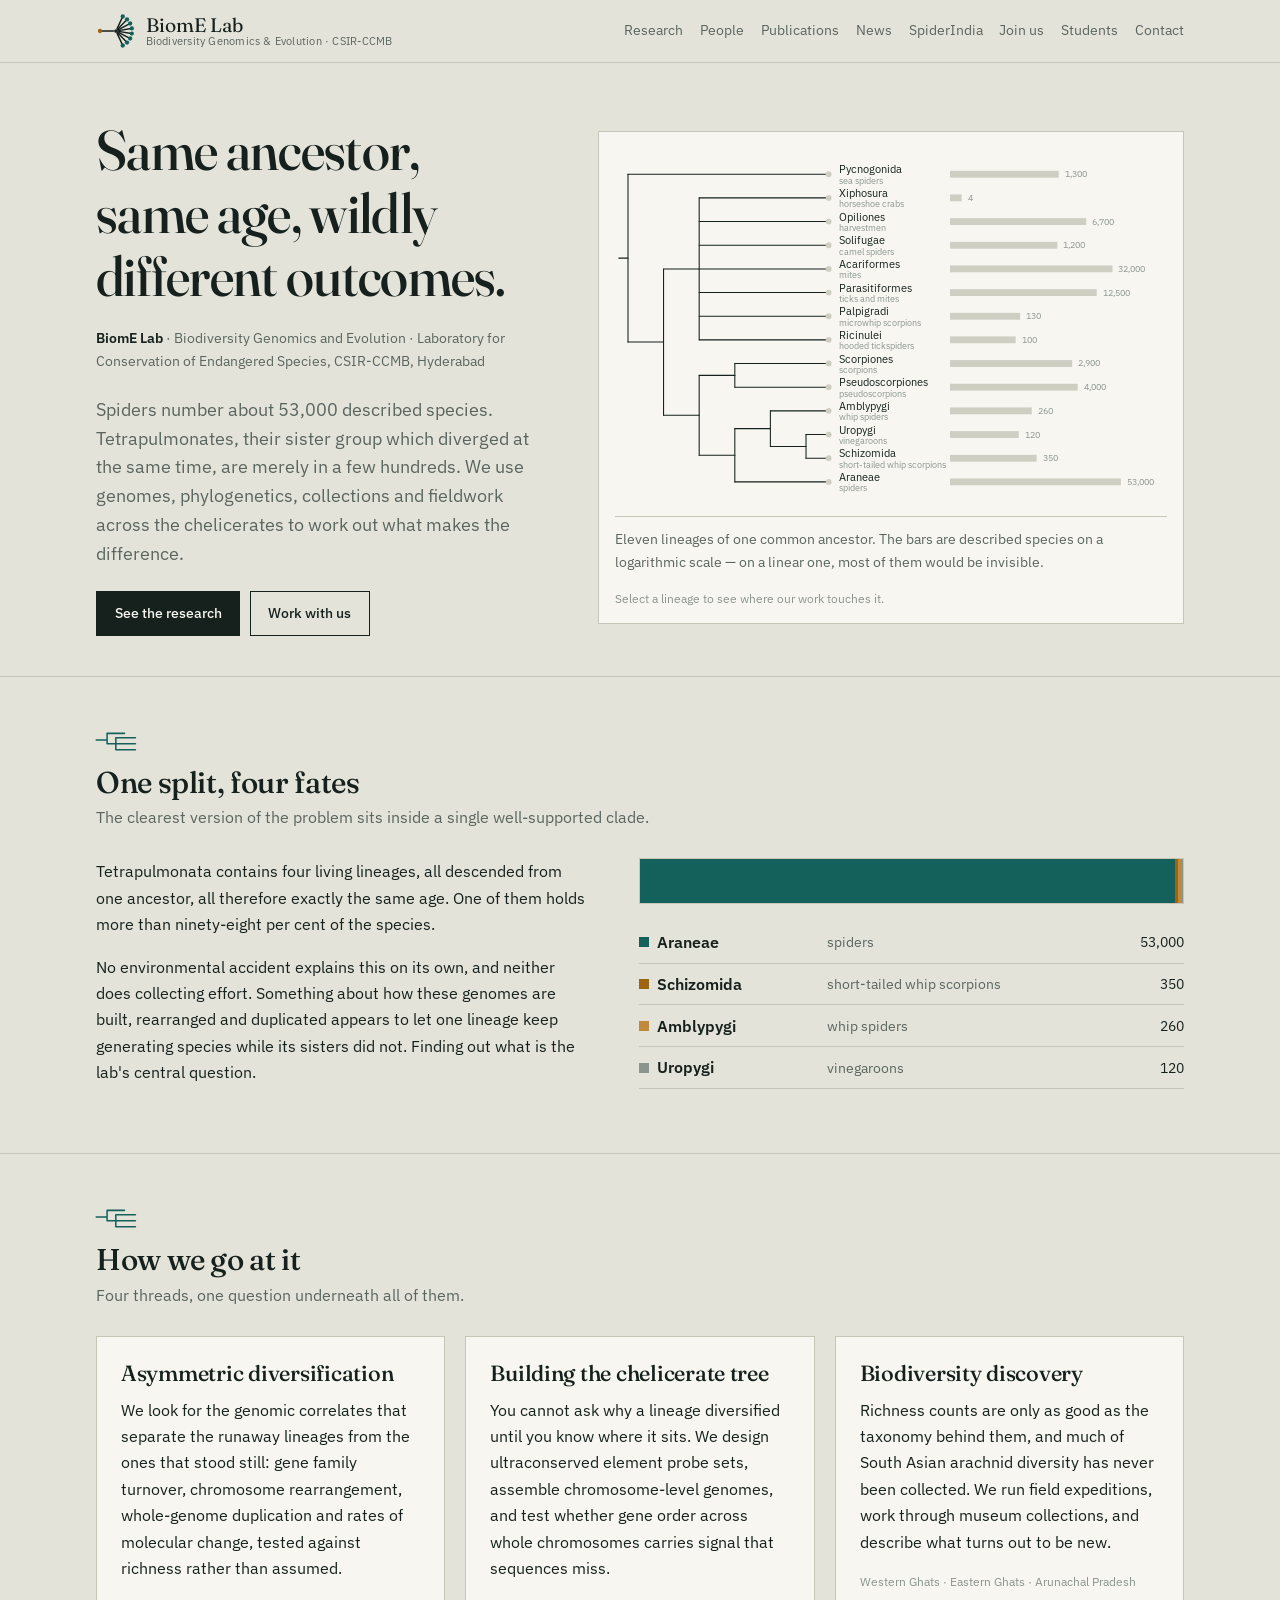
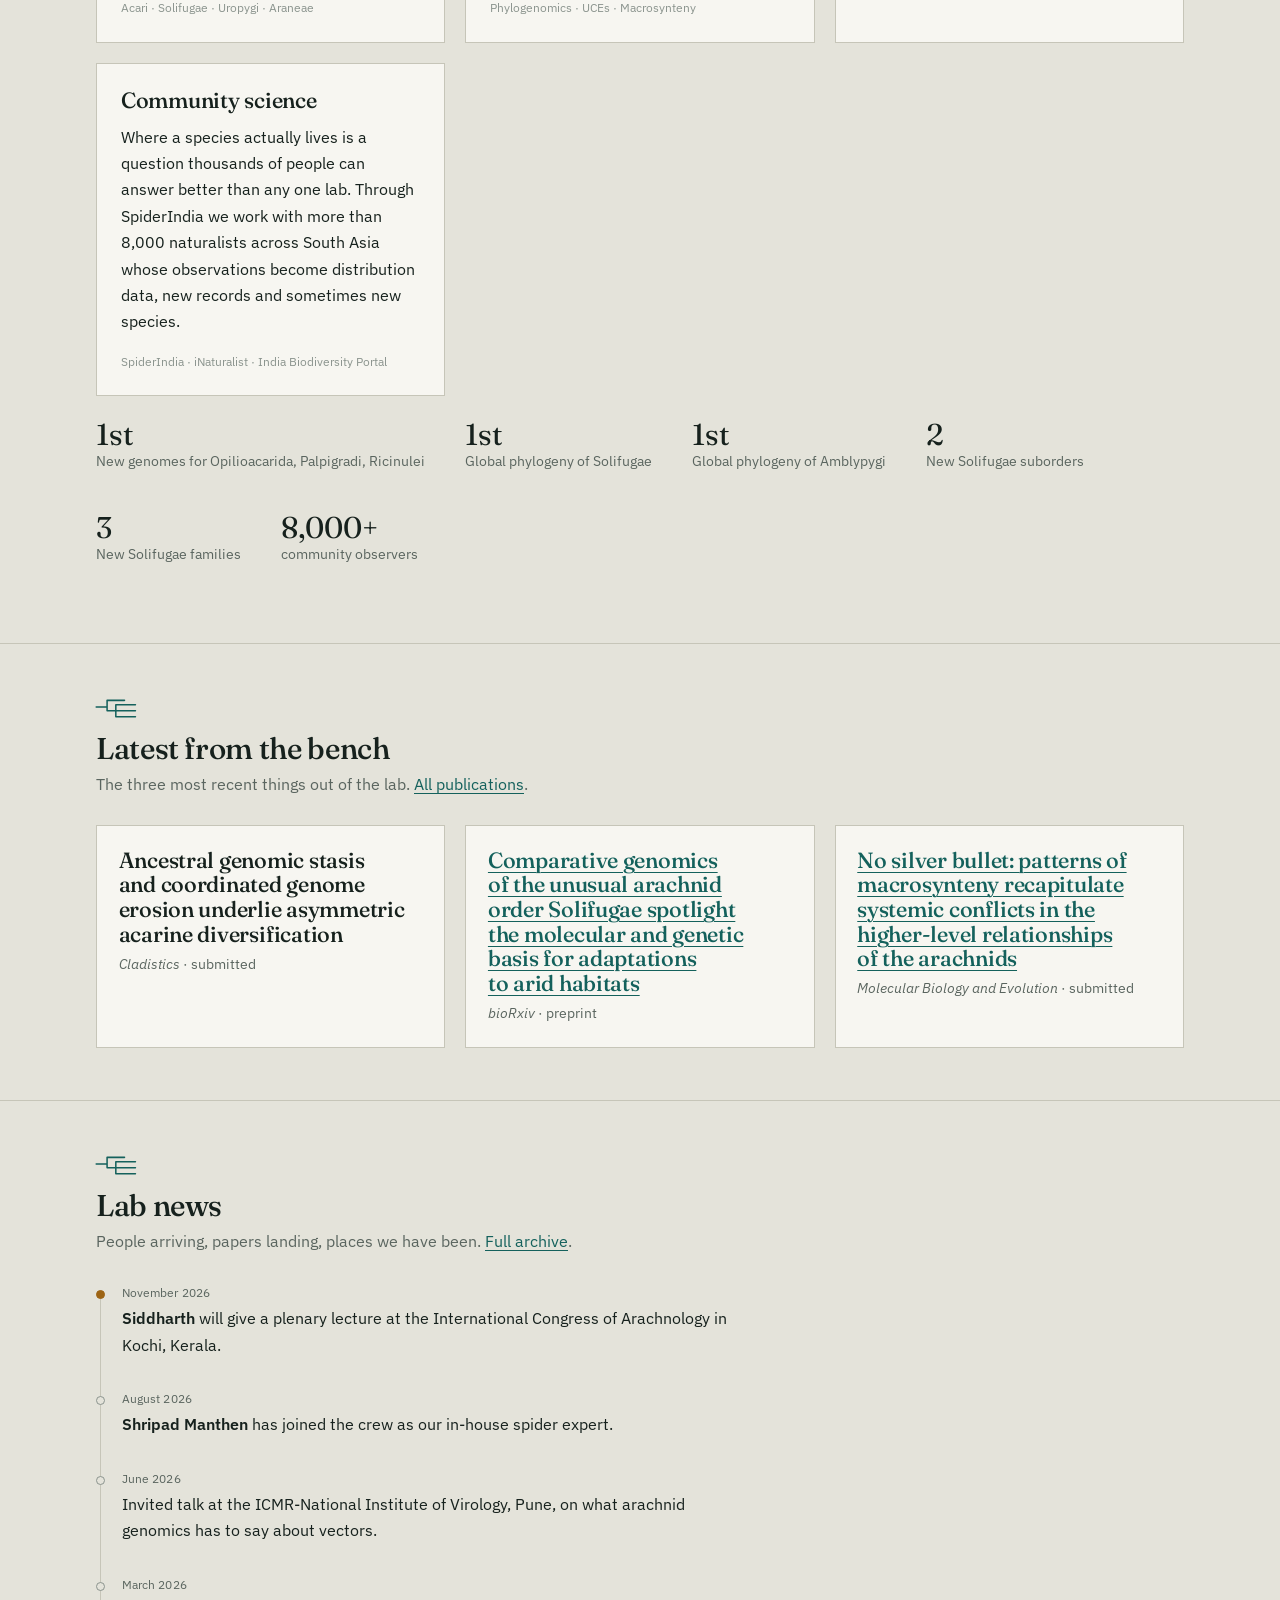
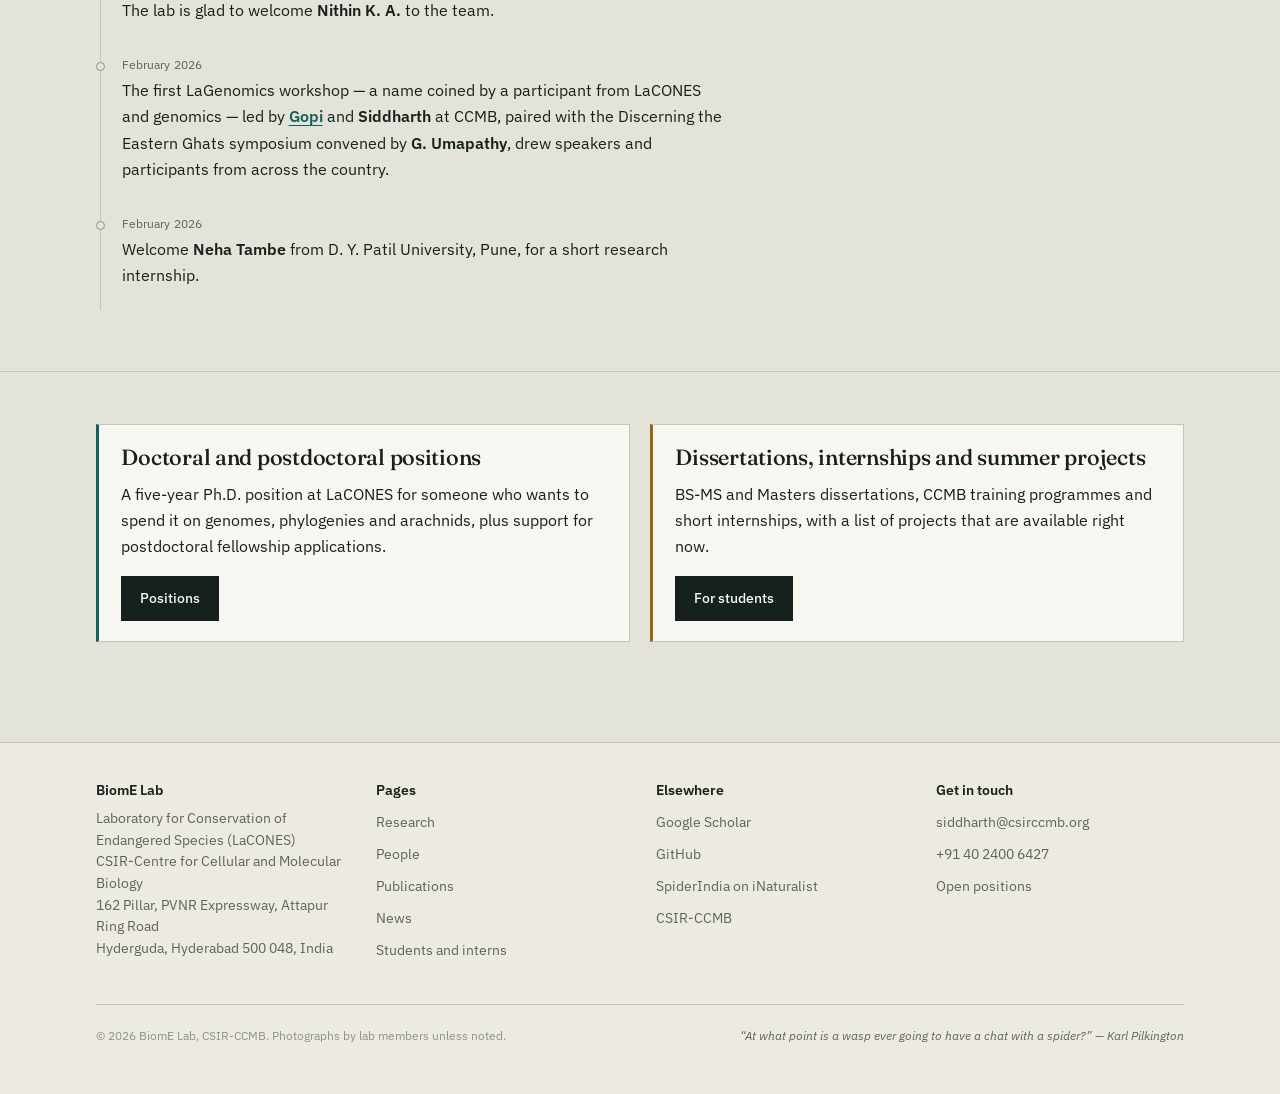
<file: index.html>
<!doctype html>
<html lang="en">
<head>
<meta charset="utf-8">
<meta name="viewport" content="width=device-width, initial-scale=1">
<title>BiomE Lab &mdash; Biodiversity Genomics and Evolution, CSIR-CCMB</title>
<meta name="description" content="BiomE Lab at CSIR-CCMB Hyderabad asks why lineages of equal age end up so unequal in species richness, using chelicerate genomics, phylogenetics and community science.">
<link rel="canonical" href="https://sskspider.com/index.html">
<meta property="og:title" content="BiomE Lab &mdash; Biodiversity Genomics and Evolution, CSIR-CCMB">
<meta property="og:description" content="BiomE Lab at CSIR-CCMB Hyderabad asks why lineages of equal age end up so unequal in species richness, using chelicerate genomics, phylogenetics and community science.">
<meta property="og:type" content="website">
<meta property="og:url" content="https://sskspider.com/index.html">
<meta property="og:image" content="https://sskspider.com/assets/img/og-card.png">
<meta name="twitter:card" content="summary_large_image">
<link rel="icon" href="assets/img/favicon.svg" type="image/svg+xml">
<link rel="preconnect" href="https://fonts.googleapis.com">
<link rel="preconnect" href="https://fonts.gstatic.com" crossorigin>
<link href="https://fonts.googleapis.com/css2?family=Fraunces:opsz,wght@9..144,300..700&family=IBM+Plex+Sans:ital,wght@0,400;0,500;0,600;1,400&display=swap" rel="stylesheet">
<link rel="stylesheet" href="assets/css/style.css">
</head>
<body>
<a class="skip" href="#main">Skip to content</a>

<header class="site-header">
  <div class="shell header-inner">
    <a class="wordmark" href="index.html">
      <svg viewBox="0 0 100 100" class="mark" aria-hidden="true" focusable="false">
  <g fill="none" stroke="currentColor" stroke-width="3.6" stroke-linecap="round">
    <path d="M44 50 H11"/>
    <path d="M52.5 44.6 L66.5 14.7"/>
    <path d="M54.1 45.7 L76.9 21.7"/>
    <path d="M55.3 47.2 L84.5 31.8"/>
    <path d="M55.9 49.0 L88.5 43.7"/>
    <path d="M55.9 51.0 L88.5 56.3"/>
    <path d="M55.3 52.8 L84.5 68.2"/>
    <path d="M54.1 54.3 L76.9 78.3"/>
    <path d="M52.5 55.4 L66.5 85.3"/>
  </g>
  <circle cx="50" cy="50" r="4.6" fill="currentColor"/>
  <circle class="mark-lone" cx="10" cy="50" r="5.4"/>
  <circle class="mark-tip" cx="66.9" cy="13.7" r="5.4"/>
  <circle class="mark-tip" cx="77.6" cy="21.0" r="5.4"/>
  <circle class="mark-tip" cx="85.4" cy="31.3" r="5.4"/>
  <circle class="mark-tip" cx="89.5" cy="43.5" r="5.4"/>
  <circle class="mark-tip" cx="89.5" cy="56.5" r="5.4"/>
  <circle class="mark-tip" cx="85.4" cy="68.7" r="5.4"/>
  <circle class="mark-tip" cx="77.6" cy="79.0" r="5.4"/>
  <circle class="mark-tip" cx="66.9" cy="86.3" r="5.4"/>
</svg>
      <span class="wordmark-text">
        <span class="wordmark-name">BiomE Lab</span>
        <span class="wordmark-sub">Biodiversity Genomics &amp; Evolution &middot; CSIR-CCMB</span>
      </span>
    </a>
    <button class="nav-toggle" type="button" aria-expanded="false" aria-controls="primary-nav">Menu</button>
    <nav class="nav" id="primary-nav" aria-label="Primary">
      <a href="research.html">Research</a>
      <a href="people.html">People</a>
      <a href="publications.html">Publications</a>
      <a href="news.html">News</a>
      <a href="spiderindia.html">SpiderIndia</a>
      <a href="join.html">Join us</a>
      <a href="students.html">Students</a>
      <a href="contact.html">Contact</a>
    </nav>
  </div>
</header>

<main id="main">

<section class="hero">
  <div class="shell hero-grid">
    <div>
      <h1>Same ancestor, same age, wildly different outcomes.</h1>
      <p class="hero-place"><strong>BiomE Lab</strong> &middot; Biodiversity Genomics and Evolution &middot;
        Laboratory for Conservation of Endangered Species, CSIR-CCMB, Hyderabad</p>
      <p class="lede">Spiders number about 53,000 described species. Tetrapulmonates, their
        sister group which diverged at the same time, are merely in a few hundreds. We use genomes, phylogenetics, collections and fieldwork
        across the chelicerates to work out what makes the difference.</p>
      <div class="btn-row">
        <a class="btn btn-solid" href="research.html">See the research</a>
        <a class="btn" href="students.html">Work with us</a>
      </div>
    </div>
    <div class="tree-panel">
      <div class="tree">
      <svg class="tree-svg tree-full" viewBox="0 0 646 412" role="img" aria-labelledby="tt-full td-full">
      <title id="tt-full">Described species richness across the chelicerates</title>
      <desc id="td-full">A branching diagram of 14 chelicerate lineages, each with a bar showing approximate described species richness on a logarithmic scale. Horseshoe crabs have four living species; spiders have about fifty-three thousand. Scorpions and pseudoscorpions are drawn as the nearest relatives of spiders, whip spiders, vinegaroons and short-tailed whip scorpions together.</desc>
      <path class="branch-line" d="M4.5 124.2 H15.2"/>
      <path class="branch-line" d="M15.2 26.0 V222.4"/>
      <path class="branch-line" d="M15.2 26.0 H250.0"/>
      <path class="branch-line" d="M15.2 222.4 H56.8"/>
      <path class="branch-line" d="M56.8 136.8 V308.1"/>
      <path class="branch-line" d="M56.8 136.8 H98.5"/>
      <path class="branch-line" d="M98.5 53.7 V219.8"/>
      <path class="branch-line" d="M98.5 53.7 H250.0"/>
      <path class="branch-line" d="M98.5 81.4 H250.0"/>
      <path class="branch-line" d="M98.5 109.1 H250.0"/>
      <path class="branch-line" d="M98.5 136.8 H250.0"/>
      <path class="branch-line" d="M98.5 164.5 H250.0"/>
      <path class="branch-line" d="M98.5 192.2 H250.0"/>
      <path class="branch-line" d="M98.5 219.8 H250.0"/>
      <path class="branch-line" d="M56.8 308.1 H98.5"/>
      <path class="branch-line" d="M98.5 261.4 V354.8"/>
      <path class="branch-line" d="M98.5 261.4 H140.2"/>
      <path class="branch-line" d="M140.2 247.5 V275.2"/>
      <path class="branch-line" d="M140.2 247.5 H250.0"/>
      <path class="branch-line" d="M140.2 275.2 H250.0"/>
      <path class="branch-line" d="M98.5 354.8 H140.2"/>
      <path class="branch-line" d="M140.2 323.7 V386.0"/>
      <path class="branch-line" d="M140.2 323.7 H181.8"/>
      <path class="branch-line" d="M181.8 302.9 V344.5"/>
      <path class="branch-line" d="M181.8 302.9 H250.0"/>
      <path class="branch-line" d="M181.8 344.5 H223.5"/>
      <path class="branch-line" d="M223.5 330.6 V358.3"/>
      <path class="branch-line" d="M223.5 330.6 H250.0"/>
      <path class="branch-line" d="M223.5 358.3 H250.0"/>
      <path class="branch-line" d="M140.2 386.0 H250.0"/>
      <g class="tip-group" tabindex="0" role="button" data-name="Pycnogonida" data-count="1,300" data-note="We helped assemble the genome that revealed a shared Hox cluster motif in arthropods with a reduced rear body."><rect class="tip-hit" x="242" y="12.0" width="384" height="28"/><circle class="tip-dot" cx="250" cy="26.0" r="3.4"/><text class="tip-label" x="262" y="25.0">Pycnogonida</text><text class="tip-common" x="262" y="37.0">sea spiders</text><rect class="tip-bar" x="392" y="22.0" width="127.2" height="8"/><text class="tip-count" x="526.2" y="29.5">1,300</text></g>
      <g class="tip-group" tabindex="0" role="button" data-name="Xiphosura" data-count="4" data-note="Four living species, and a lineage older than most of this tree. Their gene trees conflict with the species tree in a way that points to ancient hybridisation."><rect class="tip-hit" x="242" y="39.7" width="384" height="28"/><circle class="tip-dot" cx="250" cy="53.7" r="3.4"/><text class="tip-label" x="262" y="52.7">Xiphosura</text><text class="tip-common" x="262" y="64.7">horseshoe crabs</text><rect class="tip-bar" x="392" y="49.7" width="13.6" height="8"/><text class="tip-count" x="412.6" y="57.2">4</text></g>
      <g class="tip-group" tabindex="0" role="button" data-name="Opiliones" data-count="6,700" data-note="Diverse, ancient, and still moving around the tree depending on which data you use."><rect class="tip-hit" x="242" y="67.4" width="384" height="28"/><circle class="tip-dot" cx="250" cy="81.4" r="3.4"/><text class="tip-label" x="262" y="80.4">Opiliones</text><text class="tip-common" x="262" y="92.4">harvestmen</text><rect class="tip-bar" x="392" y="77.4" width="159.4" height="8"/><text class="tip-count" x="558.4" y="84.9">6,700</text></g>
      <g class="tip-group" tabindex="0" role="button" data-name="Solifugae" data-count="1,200" data-note="We published their first global phylogeny and named three new families in the process."><rect class="tip-hit" x="242" y="95.1" width="384" height="28"/><circle class="tip-dot" cx="250" cy="109.1" r="3.4"/><text class="tip-label" x="262" y="108.1">Solifugae</text><text class="tip-common" x="262" y="120.1">camel spiders</text><rect class="tip-bar" x="392" y="105.1" width="125.6" height="8"/><text class="tip-count" x="524.6" y="112.6">1,200</text></g>
      <g class="tip-group" tabindex="0" role="button" data-name="Acariformes" data-count="32,000" data-note="One of the two great acarine radiations, and the one with the most eroded genomes we have looked at."><rect class="tip-hit" x="242" y="122.8" width="384" height="28"/><circle class="tip-dot" cx="250" cy="136.8" r="3.4"/><text class="tip-label" x="262" y="135.8">Acariformes</text><text class="tip-common" x="262" y="147.8">mites</text><rect class="tip-bar" x="392" y="132.8" width="190.1" height="8"/><text class="tip-count" x="589.1" y="140.3">32,000</text></g>
      <g class="tip-group" tabindex="0" role="button" data-name="Parasitiformes" data-count="12,500" data-note="Our first paper from Hyderabad settled how the major acarine lineages fit together."><rect class="tip-hit" x="242" y="150.5" width="384" height="28"/><circle class="tip-dot" cx="250" cy="164.5" r="3.4"/><text class="tip-label" x="262" y="163.5">Parasitiformes</text><text class="tip-common" x="262" y="175.5">ticks and mites</text><rect class="tip-bar" x="392" y="160.5" width="171.6" height="8"/><text class="tip-count" x="570.6" y="168.0">12,500</text></g>
      <g class="tip-group" tabindex="0" role="button" data-name="Palpigradi" data-count="130" data-note="The smallest and most elusive arachnid order, rarely collected and still short of a well-sampled phylogeny."><rect class="tip-hit" x="242" y="178.2" width="384" height="28"/><circle class="tip-dot" cx="250" cy="192.2" r="3.4"/><text class="tip-label" x="262" y="191.2">Palpigradi</text><text class="tip-common" x="262" y="203.2">microwhip scorpions</text><rect class="tip-bar" x="392" y="188.2" width="82.0" height="8"/><text class="tip-count" x="481.0" y="195.7">130</text></g>
      <g class="tip-group" tabindex="0" role="button" data-name="Ricinulei" data-count="100" data-note="Slow-moving, armoured, and known from a fossil record older than most of their relatives' family trees."><rect class="tip-hit" x="242" y="205.8" width="384" height="28"/><circle class="tip-dot" cx="250" cy="219.8" r="3.4"/><text class="tip-label" x="262" y="218.8">Ricinulei</text><text class="tip-common" x="262" y="230.8">hooded tickspiders</text><rect class="tip-bar" x="392" y="215.8" width="76.8" height="8"/><text class="tip-count" x="475.8" y="223.3">100</text></g>
      <g class="tip-group" tabindex="0" role="button" data-name="Scorpiones" data-count="2,900" data-note="They carry a whole-genome duplication that they share with spiders and vinegaroons — and, on this topology, are the nearest relatives of that whole group."><rect class="tip-hit" x="242" y="233.5" width="384" height="28"/><circle class="tip-dot" cx="250" cy="247.5" r="3.4"/><text class="tip-label" x="262" y="246.5">Scorpiones</text><text class="tip-common" x="262" y="258.5">scorpions</text><rect class="tip-bar" x="392" y="243.5" width="142.9" height="8"/><text class="tip-count" x="541.9" y="251.0">2,900</text></g>
      <g class="tip-group" tabindex="0" role="button" data-name="Pseudoscorpiones" data-count="4,000" data-note="Thirty times more species than a vinegaroon, on a branch of much the same age, and stubbornly hard to place."><rect class="tip-hit" x="242" y="261.2" width="384" height="28"/><circle class="tip-dot" cx="250" cy="275.2" r="3.4"/><text class="tip-label" x="262" y="274.2">Pseudoscorpiones</text><text class="tip-common" x="262" y="286.2">pseudoscorpions</text><rect class="tip-bar" x="392" y="271.2" width="149.3" height="8"/><text class="tip-count" x="548.3" y="278.7">4,000</text></g>
      <g class="tip-group" tabindex="0" role="button" data-name="Amblypygi" data-count="260" data-note="Rediscovering one relict lineage unlocked the first global phylogeny of the order."><rect class="tip-hit" x="242" y="288.9" width="384" height="28"/><circle class="tip-dot" cx="250" cy="302.9" r="3.4"/><text class="tip-label" x="262" y="301.9">Amblypygi</text><text class="tip-common" x="262" y="313.9">whip spiders</text><rect class="tip-bar" x="392" y="298.9" width="95.6" height="8"/><text class="tip-count" x="494.6" y="306.4">260</text></g>
      <g class="tip-group" tabindex="0" role="button" data-name="Uropygi" data-count="120" data-note="A hundred-odd species, and exactly the same age as the spiders. We assembled the first chromosome-level genome for the order."><rect class="tip-hit" x="242" y="316.6" width="384" height="28"/><circle class="tip-dot" cx="250" cy="330.6" r="3.4"/><text class="tip-label" x="262" y="329.6">Uropygi</text><text class="tip-common" x="262" y="341.6">vinegaroons</text><rect class="tip-bar" x="392" y="326.6" width="80.4" height="8"/><text class="tip-count" x="479.4" y="334.1">120</text></g>
      <g class="tip-group" tabindex="0" role="button" data-name="Schizomida" data-count="350" data-note="The closest living relatives of the vinegaroons, and rarely collected as anything more than a bycatch."><rect class="tip-hit" x="242" y="344.3" width="384" height="28"/><circle class="tip-dot" cx="250" cy="358.3" r="3.4"/><text class="tip-label" x="262" y="357.3">Schizomida</text><text class="tip-common" x="262" y="369.3">short-tailed whip scorpions</text><rect class="tip-bar" x="392" y="354.3" width="101.4" height="8"/><text class="tip-count" x="500.4" y="361.8">350</text></g>
      <g class="tip-group" tabindex="0" role="button" data-name="Araneae" data-count="53,000" data-note="About 53,000 described species, and the thread that runs through everything the lab does."><rect class="tip-hit" x="242" y="372.0" width="384" height="28"/><circle class="tip-dot" cx="250" cy="386.0" r="3.4"/><text class="tip-label" x="262" y="385.0">Araneae</text><text class="tip-common" x="262" y="397.0">spiders</text><rect class="tip-bar" x="392" y="382.0" width="200.0" height="8"/><text class="tip-count" x="599.0" y="389.5">53,000</text></g>
      </svg>
      <svg class="tree-svg tree-compact" viewBox="0 0 380 412" role="img" aria-labelledby="tt-compact td-compact">
      <title id="tt-compact">Described species richness across the chelicerates</title>
      <desc id="td-compact">A branching diagram of 14 chelicerate lineages, each with a bar showing approximate described species richness on a logarithmic scale. Horseshoe crabs have four living species; spiders have about fifty-three thousand. Scorpions and pseudoscorpions are drawn as the nearest relatives of spiders, whip spiders, vinegaroons and short-tailed whip scorpions together.</desc>
      <path class="branch-line" d="M1.9 124.2 H6.4"/>
      <path class="branch-line" d="M6.4 26.0 V222.4"/>
      <path class="branch-line" d="M6.4 26.0 H106.0"/>
      <path class="branch-line" d="M6.4 222.4 H24.1"/>
      <path class="branch-line" d="M24.1 136.8 V308.1"/>
      <path class="branch-line" d="M24.1 136.8 H41.8"/>
      <path class="branch-line" d="M41.8 53.7 V219.8"/>
      <path class="branch-line" d="M41.8 53.7 H106.0"/>
      <path class="branch-line" d="M41.8 81.4 H106.0"/>
      <path class="branch-line" d="M41.8 109.1 H106.0"/>
      <path class="branch-line" d="M41.8 136.8 H106.0"/>
      <path class="branch-line" d="M41.8 164.5 H106.0"/>
      <path class="branch-line" d="M41.8 192.2 H106.0"/>
      <path class="branch-line" d="M41.8 219.8 H106.0"/>
      <path class="branch-line" d="M24.1 308.1 H41.8"/>
      <path class="branch-line" d="M41.8 261.4 V354.8"/>
      <path class="branch-line" d="M41.8 261.4 H59.4"/>
      <path class="branch-line" d="M59.4 247.5 V275.2"/>
      <path class="branch-line" d="M59.4 247.5 H106.0"/>
      <path class="branch-line" d="M59.4 275.2 H106.0"/>
      <path class="branch-line" d="M41.8 354.8 H59.4"/>
      <path class="branch-line" d="M59.4 323.7 V386.0"/>
      <path class="branch-line" d="M59.4 323.7 H77.1"/>
      <path class="branch-line" d="M77.1 302.9 V344.5"/>
      <path class="branch-line" d="M77.1 302.9 H106.0"/>
      <path class="branch-line" d="M77.1 344.5 H94.8"/>
      <path class="branch-line" d="M94.8 330.6 V358.3"/>
      <path class="branch-line" d="M94.8 330.6 H106.0"/>
      <path class="branch-line" d="M94.8 358.3 H106.0"/>
      <path class="branch-line" d="M59.4 386.0 H106.0"/>
      <g class="tip-group" tabindex="0" role="button" data-name="Pycnogonida" data-count="1,300" data-note="We helped assemble the genome that revealed a shared Hox cluster motif in arthropods with a reduced rear body."><rect class="tip-hit" x="98" y="12.0" width="266" height="28"/><circle class="tip-dot" cx="106" cy="26.0" r="3.4"/><text class="tip-label" x="116" y="30.0">Pycnogonida</text><rect class="tip-bar" x="264" y="22.0" width="67.4" height="8"/></g>
      <g class="tip-group" tabindex="0" role="button" data-name="Xiphosura" data-count="4" data-note="Four living species, and a lineage older than most of this tree. Their gene trees conflict with the species tree in a way that points to ancient hybridisation."><rect class="tip-hit" x="98" y="39.7" width="266" height="28"/><circle class="tip-dot" cx="106" cy="53.7" r="3.4"/><text class="tip-label" x="116" y="57.7">Xiphosura</text><rect class="tip-bar" x="264" y="49.7" width="7.2" height="8"/></g>
      <g class="tip-group" tabindex="0" role="button" data-name="Opiliones" data-count="6,700" data-note="Diverse, ancient, and still moving around the tree depending on which data you use."><rect class="tip-hit" x="98" y="67.4" width="266" height="28"/><circle class="tip-dot" cx="106" cy="81.4" r="3.4"/><text class="tip-label" x="116" y="85.4">Opiliones</text><rect class="tip-bar" x="264" y="77.4" width="84.5" height="8"/></g>
      <g class="tip-group" tabindex="0" role="button" data-name="Solifugae" data-count="1,200" data-note="We published their first global phylogeny and named three new families in the process."><rect class="tip-hit" x="98" y="95.1" width="266" height="28"/><circle class="tip-dot" cx="106" cy="109.1" r="3.4"/><text class="tip-label" x="116" y="113.1">Solifugae</text><rect class="tip-bar" x="264" y="105.1" width="66.6" height="8"/></g>
      <g class="tip-group" tabindex="0" role="button" data-name="Acariformes" data-count="32,000" data-note="One of the two great acarine radiations, and the one with the most eroded genomes we have looked at."><rect class="tip-hit" x="98" y="122.8" width="266" height="28"/><circle class="tip-dot" cx="106" cy="136.8" r="3.4"/><text class="tip-label" x="116" y="140.8">Acariformes</text><rect class="tip-bar" x="264" y="132.8" width="100.7" height="8"/></g>
      <g class="tip-group" tabindex="0" role="button" data-name="Parasitiformes" data-count="12,500" data-note="Our first paper from Hyderabad settled how the major acarine lineages fit together."><rect class="tip-hit" x="98" y="150.5" width="266" height="28"/><circle class="tip-dot" cx="106" cy="164.5" r="3.4"/><text class="tip-label" x="116" y="168.5">Parasitiformes</text><rect class="tip-bar" x="264" y="160.5" width="91.0" height="8"/></g>
      <g class="tip-group" tabindex="0" role="button" data-name="Palpigradi" data-count="130" data-note="The smallest and most elusive arachnid order, rarely collected and still short of a well-sampled phylogeny."><rect class="tip-hit" x="98" y="178.2" width="266" height="28"/><circle class="tip-dot" cx="106" cy="192.2" r="3.4"/><text class="tip-label" x="116" y="196.2">Palpigradi</text><rect class="tip-bar" x="264" y="188.2" width="43.4" height="8"/></g>
      <g class="tip-group" tabindex="0" role="button" data-name="Ricinulei" data-count="100" data-note="Slow-moving, armoured, and known from a fossil record older than most of their relatives' family trees."><rect class="tip-hit" x="98" y="205.8" width="266" height="28"/><circle class="tip-dot" cx="106" cy="219.8" r="3.4"/><text class="tip-label" x="116" y="223.8">Ricinulei</text><rect class="tip-bar" x="264" y="215.8" width="40.7" height="8"/></g>
      <g class="tip-group" tabindex="0" role="button" data-name="Scorpiones" data-count="2,900" data-note="They carry a whole-genome duplication that they share with spiders and vinegaroons — and, on this topology, are the nearest relatives of that whole group."><rect class="tip-hit" x="98" y="233.5" width="266" height="28"/><circle class="tip-dot" cx="106" cy="247.5" r="3.4"/><text class="tip-label" x="116" y="251.5">Scorpiones</text><rect class="tip-bar" x="264" y="243.5" width="75.8" height="8"/></g>
      <g class="tip-group" tabindex="0" role="button" data-name="Pseudoscorpiones" data-count="4,000" data-note="Thirty times more species than a vinegaroon, on a branch of much the same age, and stubbornly hard to place."><rect class="tip-hit" x="98" y="261.2" width="266" height="28"/><circle class="tip-dot" cx="106" cy="275.2" r="3.4"/><text class="tip-label" x="116" y="279.2">Pseudoscorpiones</text><rect class="tip-bar" x="264" y="271.2" width="79.1" height="8"/></g>
      <g class="tip-group" tabindex="0" role="button" data-name="Amblypygi" data-count="260" data-note="Rediscovering one relict lineage unlocked the first global phylogeny of the order."><rect class="tip-hit" x="98" y="288.9" width="266" height="28"/><circle class="tip-dot" cx="106" cy="302.9" r="3.4"/><text class="tip-label" x="116" y="306.9">Amblypygi</text><rect class="tip-bar" x="264" y="298.9" width="50.7" height="8"/></g>
      <g class="tip-group" tabindex="0" role="button" data-name="Uropygi" data-count="120" data-note="A hundred-odd species, and exactly the same age as the spiders. We assembled the first chromosome-level genome for the order."><rect class="tip-hit" x="98" y="316.6" width="266" height="28"/><circle class="tip-dot" cx="106" cy="330.6" r="3.4"/><text class="tip-label" x="116" y="334.6">Uropygi</text><rect class="tip-bar" x="264" y="326.6" width="42.6" height="8"/></g>
      <g class="tip-group" tabindex="0" role="button" data-name="Schizomida" data-count="350" data-note="The closest living relatives of the vinegaroons, and rarely collected as anything more than a bycatch."><rect class="tip-hit" x="98" y="344.3" width="266" height="28"/><circle class="tip-dot" cx="106" cy="358.3" r="3.4"/><text class="tip-label" x="116" y="362.3">Schizomida</text><rect class="tip-bar" x="264" y="354.3" width="53.8" height="8"/></g>
      <g class="tip-group" tabindex="0" role="button" data-name="Araneae" data-count="53,000" data-note="About 53,000 described species, and the thread that runs through everything the lab does."><rect class="tip-hit" x="98" y="372.0" width="266" height="28"/><circle class="tip-dot" cx="106" cy="386.0" r="3.4"/><text class="tip-label" x="116" y="390.0">Araneae</text><rect class="tip-bar" x="264" y="382.0" width="106.0" height="8"/></g>
      </svg>
      </div>
      <p class="tree-note">Eleven lineages of one common ancestor. The bars are described species on
        a logarithmic scale &mdash; on a linear one, most of them would be invisible.</p>
      <p class="tree-caption">Select a lineage to see where our work touches it.</p>
    </div>
  </div>
</section>

<section class="section">
  <div class="shell">
    <div class="section-head">
      <svg class="branch" viewBox="0 0 40 22" aria-hidden="true"><path d="M0 10 H10 M10 4 V13.5 M10 4 H26 M10 13.5 H18 M18 8 V19 M18 8 H36 M18 13.5 H36 M18 19 H36"/></svg>
      <h2>One split, four fates</h2>
      <p>The clearest version of the problem sits inside a single well-supported clade.</p>
    </div>
    <div class="split-grid">
      <div>
        <p>Tetrapulmonata contains four living lineages, all descended from one ancestor, all
          therefore exactly the same age. One of them holds more than ninety-eight per cent of the
          species.</p>
        <p>No environmental accident explains this on its own, and neither does collecting effort.
          Something about how these genomes are built, rearranged and duplicated appears to let one
          lineage keep generating species while its sisters did not. Finding out what is the lab's
          central question.</p>
      </div>
      <div class="split-figure">
        <div class="ratio-bar" role="img"
             aria-label="Of about 53,730 described tetrapulmonate species, 98.6 per cent are spiders, 0.7 per cent Schizomida, 0.5 per cent Amblypygi and 0.2 per cent Uropygi.">
          <span class="ratio-seg ratio-rich" style="width:98.6%"></span>
          <span class="ratio-seg ratio-a" style="width:0.65%"></span>
          <span class="ratio-seg ratio-b" style="width:0.48%"></span>
          <span class="ratio-seg ratio-c" style="width:0.22%"></span>
        </div>
        <dl class="ratio-key">
          <div><dt><span class="sw sw-rich"></span>Araneae</dt><dd>spiders</dd><dd class="n">53,000</dd></div>
          <div><dt><span class="sw sw-a"></span>Schizomida</dt><dd>short-tailed whip scorpions</dd><dd class="n">350</dd></div>
          <div><dt><span class="sw sw-b"></span>Amblypygi</dt><dd>whip spiders</dd><dd class="n">260</dd></div>
          <div><dt><span class="sw sw-c"></span>Uropygi</dt><dd>vinegaroons</dd><dd class="n">120</dd></div>
        </dl>
      </div>
    </div>
  </div>
</section>

<section class="section">
  <div class="shell">
    <div class="section-head">
      <svg class="branch" viewBox="0 0 40 22" aria-hidden="true"><path d="M0 10 H10 M10 4 V13.5 M10 4 H26 M10 13.5 H18 M18 8 V19 M18 8 H36 M18 13.5 H36 M18 19 H36"/></svg>
      <h2>How we go at it</h2>
      <p>Four threads, one question underneath all of them.</p>
    </div>
    <div class="grid grid-2">
      <article class="theme">
        <h3>Asymmetric diversification</h3>
        <p>We look for the genomic correlates that separate the runaway lineages from the ones that
          stood still: gene family turnover, chromosome rearrangement, whole-genome duplication and
          rates of molecular change, tested against richness rather than assumed.</p>
        <p class="taxa"><span>Acari</span><span>Solifugae</span><span>Uropygi</span><span>Araneae</span></p>
      </article>
      <article class="theme">
        <h3>Building the chelicerate tree</h3>
        <p>You cannot ask why a lineage diversified until you know where it sits. We design
          ultraconserved element probe sets, assemble chromosome-level genomes, and test whether gene
          order across whole chromosomes carries signal that sequences miss.</p>
        <p class="taxa"><span>Phylogenomics</span><span>UCEs</span><span>Macrosynteny</span></p>
      </article>
      <article class="theme">
        <h3>Biodiversity discovery</h3>
        <p>Richness counts are only as good as the taxonomy behind them, and much of South Asian
          arachnid diversity has never been collected. We run field expeditions, work through museum
          collections, and describe what turns out to be new.</p>
        <p class="taxa"><span>Western Ghats</span><span>Eastern Ghats</span><span>Arunachal Pradesh</span></p>
      </article>
      <article class="theme">
        <h3>Community science</h3>
        <p>Where a species actually lives is a question thousands of people can answer better than
          any one lab. Through SpiderIndia we work with more than 8,000 naturalists across South Asia
          whose observations become distribution data, new records and sometimes new species.</p>
        <p class="taxa"><span>SpiderIndia</span><span>iNaturalist</span><span>India Biodiversity Portal</span></p>
      </article>
    </div>
    <div class="stats">
      <div><div class="stat-n">1st</div><div class="stat-l">New genomes for Opilioacarida, Palpigradi, Ricinulei</div></div>
      <div><div class="stat-n">1st</div><div class="stat-l">Global phylogeny of Solifugae</div></div>
      <div><div class="stat-n">1st</div><div class="stat-l">Global phylogeny of Amblypygi</div></div>
      <div><div class="stat-n">2</div><div class="stat-l">New Solifugae suborders</div></div>
      <div><div class="stat-n">3</div><div class="stat-l">New Solifugae families</div></div>
      <div><div class="stat-n">8,000+</div><div class="stat-l">community observers</div></div>
    </div>
  </div>
</section>

<section class="section">
  <div class="shell">
    <div class="section-head">
      <svg class="branch" viewBox="0 0 40 22" aria-hidden="true"><path d="M0 10 H10 M10 4 V13.5 M10 4 H26 M10 13.5 H18 M18 8 V19 M18 8 H36 M18 13.5 H36 M18 19 H36"/></svg>
      <h2>Latest from the bench</h2>
      <p>The three most recent things out of the lab. <a href="publications.html">All publications</a>.</p>
    </div>
    <div class="grid grid-3" data-highlights></div>
  </div>
</section>

<section class="section">
  <div class="shell">
    <div class="section-head">
      <svg class="branch" viewBox="0 0 40 22" aria-hidden="true"><path d="M0 10 H10 M10 4 V13.5 M10 4 H26 M10 13.5 H18 M18 8 V19 M18 8 H36 M18 13.5 H36 M18 19 H36"/></svg>
      <h2>Lab news</h2>
      <p>People arriving, papers landing, places we have been. <a href="news.html">Full archive</a>.</p>
    </div>
    <ul class="timeline" style="list-style:none" data-news="6"></ul>
  </div>
</section>

<section class="section">
  <div class="shell">
    <div class="grid grid-2">
      <div class="callout">
        <h3>Doctoral and postdoctoral positions</h3>
        <p>A five-year Ph.D. position at LaCONES for someone who wants to spend it on genomes,
          phylogenies and arachnids, plus support for postdoctoral fellowship applications.</p>
        <p><a class="btn btn-solid" href="join.html">Positions</a></p>
      </div>
      <div class="callout warn">
        <h3>Dissertations, internships and summer projects</h3>
        <p>BS-MS and Masters dissertations, CCMB training programmes and short internships, with a
          list of projects that are available right now.</p>
        <p><a class="btn btn-solid" href="students.html">For students</a></p>
      </div>
    </div>
  </div>
</section>
</main>

<footer class="site-footer">
  <div class="shell">
    <div class="footer-grid">
      <div>
        <h4>BiomE Lab</h4>
        <address>
          Laboratory for Conservation of Endangered Species (LaCONES)<br>
          CSIR-Centre for Cellular and Molecular Biology<br>
          162 Pillar, PVNR Expressway, Attapur Ring Road<br>
          Hyderguda, Hyderabad 500 048, India
        </address>
      </div>
      <div>
        <h4>Pages</h4>
        <ul>
          <li><a href="research.html">Research</a></li>
          <li><a href="people.html">People</a></li>
          <li><a href="publications.html">Publications</a></li>
          <li><a href="news.html">News</a></li>
          <li><a href="students.html">Students and interns</a></li>
        </ul>
      </div>
      <div>
        <h4>Elsewhere</h4>
        <ul>
          <li><a href="https://scholar.google.co.in/citations?user=xo9jTM0AAAAJ&amp;hl=en">Google Scholar</a></li>
          <li><a href="https://github.com/kulkarni-lab">GitHub</a></li>
          <li><a href="https://www.inaturalist.org/projects/spiderindia">SpiderIndia on iNaturalist</a></li>
          <li><a href="https://www.ccmb.res.in/">CSIR-CCMB</a></li>
        </ul>
      </div>
      <div>
        <h4>Get in touch</h4>
        <ul>
          <li><a href="mailto:siddharth@csirccmb.org">siddharth@csirccmb.org</a></li>
          <li><a href="tel:+914024006427">+91 40 2400 6427</a></li>
          <li><a href="join.html">Open positions</a></li>
        </ul>
      </div>
    </div>
    <div class="colophon">
      <span>&copy; <span id="year">2026</span> BiomE Lab, CSIR-CCMB. Photographs by lab members unless noted.</span>
      <em>&ldquo;At what point is a wasp ever going to have a chat with a spider?&rdquo; &mdash; Karl Pilkington</em>
    </div>
  </div>
</footer>

<script src="data/publications.js"></script>
<script src="data/people.js"></script>
<script src="data/projects.js"></script>
<script src="data/news.js"></script>
<script src="assets/js/site.js"></script>
</body>
</html>
</file>
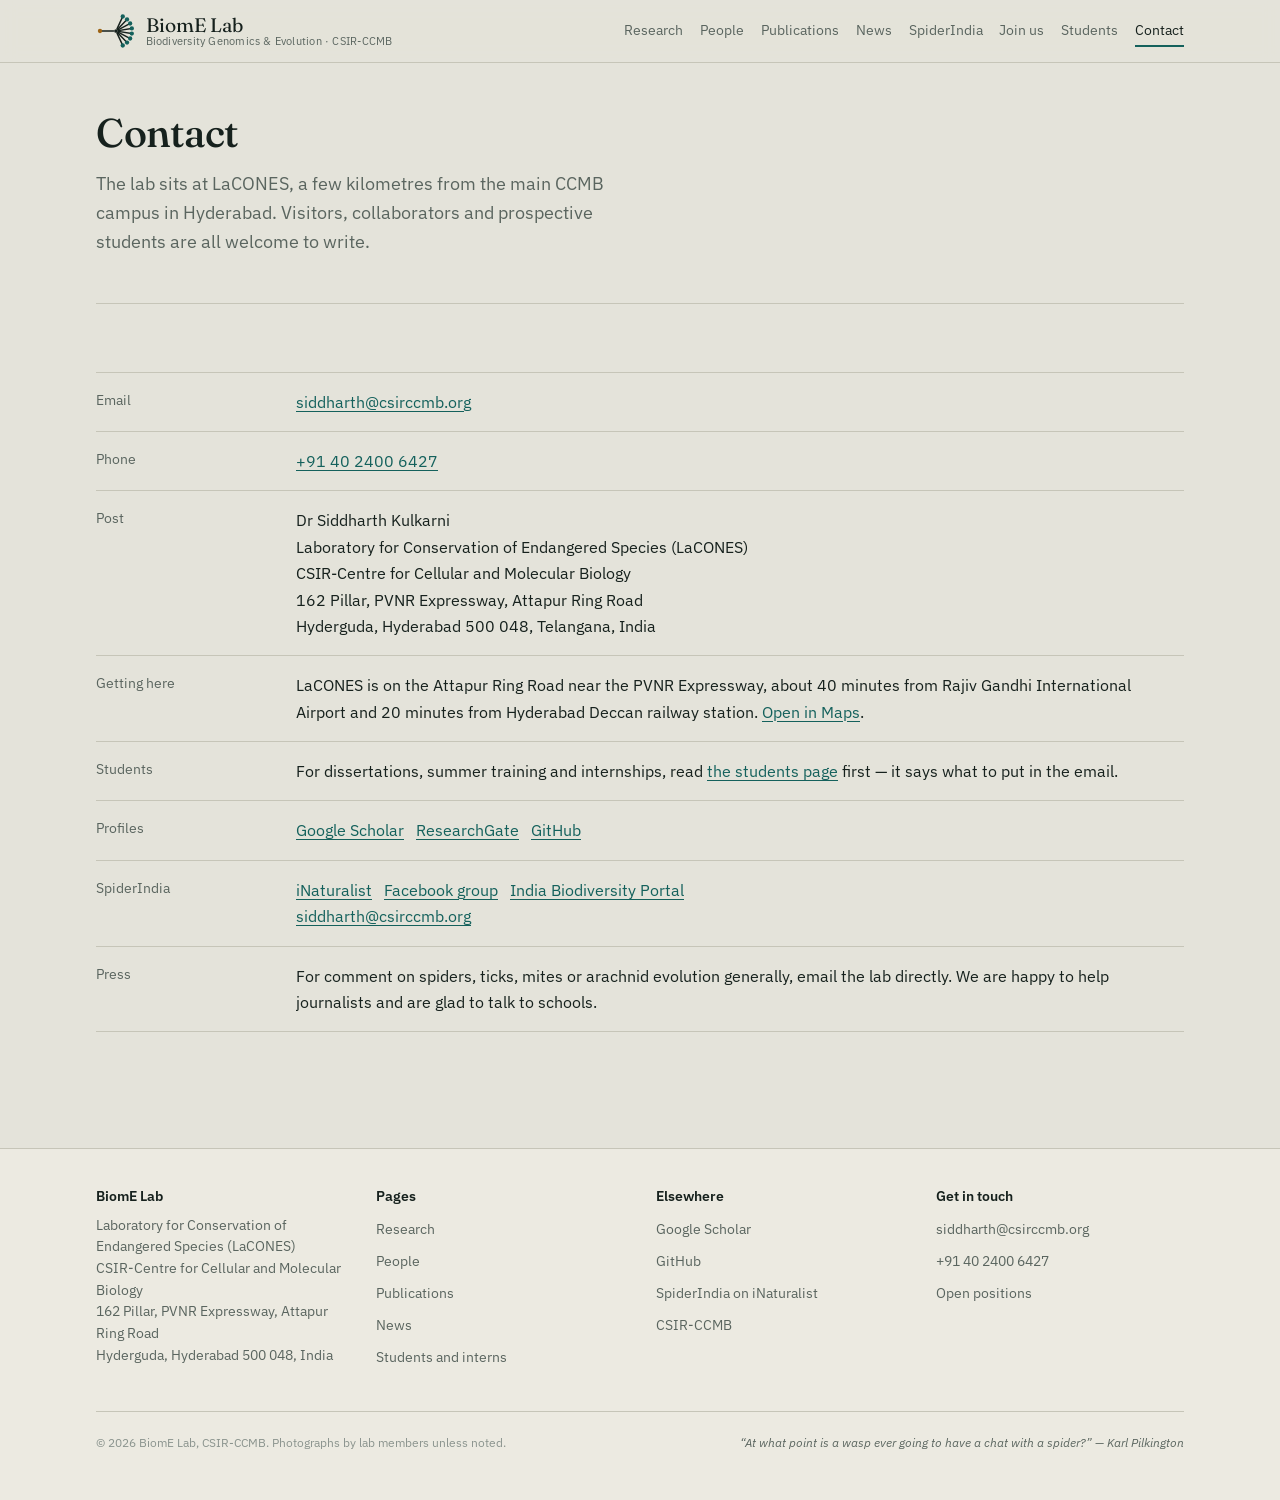
<file: contact.html>
<!doctype html>
<html lang="en">
<head>
<meta charset="utf-8">
<meta name="viewport" content="width=device-width, initial-scale=1">
<title>Contact &mdash; BiomE Lab</title>
<meta name="description" content="How to reach the BiomE Lab at LaCONES, CSIR-CCMB, Hyderabad.">
<link rel="canonical" href="https://sskspider.com/contact.html">
<meta property="og:title" content="Contact &mdash; BiomE Lab">
<meta property="og:description" content="How to reach the BiomE Lab at LaCONES, CSIR-CCMB, Hyderabad.">
<meta property="og:type" content="website">
<meta property="og:url" content="https://sskspider.com/contact.html">
<meta property="og:image" content="https://sskspider.com/assets/img/og-card.png">
<meta name="twitter:card" content="summary_large_image">
<link rel="icon" href="assets/img/favicon.svg" type="image/svg+xml">
<link rel="preconnect" href="https://fonts.googleapis.com">
<link rel="preconnect" href="https://fonts.gstatic.com" crossorigin>
<link href="https://fonts.googleapis.com/css2?family=Fraunces:opsz,wght@9..144,300..700&family=IBM+Plex+Sans:ital,wght@0,400;0,500;0,600;1,400&display=swap" rel="stylesheet">
<link rel="stylesheet" href="assets/css/style.css">
</head>
<body>
<a class="skip" href="#main">Skip to content</a>

<header class="site-header">
  <div class="shell header-inner">
    <a class="wordmark" href="index.html">
      <svg viewBox="0 0 100 100" class="mark" aria-hidden="true" focusable="false">
  <g fill="none" stroke="currentColor" stroke-width="3.6" stroke-linecap="round">
    <path d="M44 50 H11"/>
    <path d="M52.5 44.6 L66.5 14.7"/>
    <path d="M54.1 45.7 L76.9 21.7"/>
    <path d="M55.3 47.2 L84.5 31.8"/>
    <path d="M55.9 49.0 L88.5 43.7"/>
    <path d="M55.9 51.0 L88.5 56.3"/>
    <path d="M55.3 52.8 L84.5 68.2"/>
    <path d="M54.1 54.3 L76.9 78.3"/>
    <path d="M52.5 55.4 L66.5 85.3"/>
  </g>
  <circle cx="50" cy="50" r="4.6" fill="currentColor"/>
  <circle class="mark-lone" cx="10" cy="50" r="5.4"/>
  <circle class="mark-tip" cx="66.9" cy="13.7" r="5.4"/>
  <circle class="mark-tip" cx="77.6" cy="21.0" r="5.4"/>
  <circle class="mark-tip" cx="85.4" cy="31.3" r="5.4"/>
  <circle class="mark-tip" cx="89.5" cy="43.5" r="5.4"/>
  <circle class="mark-tip" cx="89.5" cy="56.5" r="5.4"/>
  <circle class="mark-tip" cx="85.4" cy="68.7" r="5.4"/>
  <circle class="mark-tip" cx="77.6" cy="79.0" r="5.4"/>
  <circle class="mark-tip" cx="66.9" cy="86.3" r="5.4"/>
</svg>
      <span class="wordmark-text">
        <span class="wordmark-name">BiomE Lab</span>
        <span class="wordmark-sub">Biodiversity Genomics &amp; Evolution &middot; CSIR-CCMB</span>
      </span>
    </a>
    <button class="nav-toggle" type="button" aria-expanded="false" aria-controls="primary-nav">Menu</button>
    <nav class="nav" id="primary-nav" aria-label="Primary">
      <a href="research.html">Research</a>
      <a href="people.html">People</a>
      <a href="publications.html">Publications</a>
      <a href="news.html">News</a>
      <a href="spiderindia.html">SpiderIndia</a>
      <a href="join.html">Join us</a>
      <a href="students.html">Students</a>
      <a href="contact.html" aria-current="page">Contact</a>
    </nav>
  </div>
</header>

<main id="main">

<div class="shell page-head">
  <h1>Contact</h1>
  <p class="lede">The lab sits at LaCONES, a few kilometres from the main CCMB campus in Hyderabad.
    Visitors, collaborators and prospective students are all welcome to write.</p>
</div>

<section class="section">
  <div class="shell">
    <dl class="rows">
      <div class="row">
        <dt>Email</dt>
        <dd><a href="mailto:siddharth@csirccmb.org">siddharth@csirccmb.org</a></dd>
      </div>
      <div class="row">
        <dt>Phone</dt>
        <dd><a href="tel:+914024006427">+91 40 2400 6427</a></dd>
      </div>
      <div class="row">
        <dt>Post</dt>
        <dd>Dr Siddharth Kulkarni<br>
          Laboratory for Conservation of Endangered Species (LaCONES)<br>
          CSIR-Centre for Cellular and Molecular Biology<br>
          162 Pillar, PVNR Expressway, Attapur Ring Road<br>
          Hyderguda, Hyderabad 500 048, Telangana, India</dd>
      </div>
      <div class="row">
        <dt>Getting here</dt>
        <dd>LaCONES is on the Attapur Ring Road near the PVNR Expressway, about 40 minutes from Rajiv
          Gandhi International Airport and 20 minutes from Hyderabad Deccan railway station.
          <a href="https://maps.google.com/?q=LaCONES+CCMB+Hyderguda+Hyderabad">Open in Maps</a>.</dd>
      </div>
      <div class="row">
        <dt>Students</dt>
        <dd>For dissertations, summer training and internships, read
          <a href="students.html">the students page</a> first &mdash; it says what to put in the
          email.</dd>
      </div>
      <div class="row">
        <dt>Profiles</dt>
        <dd><a href="https://scholar.google.co.in/citations?user=xo9jTM0AAAAJ&amp;hl=en">Google Scholar</a>
          &nbsp; <a href="https://www.researchgate.net/profile/Siddharth_Kulkarni6">ResearchGate</a>
          &nbsp; <a href="https://github.com/kulkarni-lab">GitHub</a></dd>
      </div>
      <div class="row">
        <dt>SpiderIndia</dt>
        <dd><a href="https://www.inaturalist.org/projects/spiderindia">iNaturalist</a>
          &nbsp; <a href="https://www.facebook.com/groups/SpiderIndia/">Facebook group</a>
          &nbsp; <a href="https://indiabiodiversity.org/group/spiderindia/show">India Biodiversity Portal</a><br>
          <a href="mailto:siddharth@csirccmb.org">siddharth@csirccmb.org</a></dd>
      </div>
      <div class="row">
        <dt>Press</dt>
        <dd>For comment on spiders, ticks, mites or arachnid evolution generally, email the lab
          directly. We are happy to help journalists and are glad to talk to schools.</dd>
      </div>
    </dl>
  </div>
</section>
</main>

<footer class="site-footer">
  <div class="shell">
    <div class="footer-grid">
      <div>
        <h4>BiomE Lab</h4>
        <address>
          Laboratory for Conservation of Endangered Species (LaCONES)<br>
          CSIR-Centre for Cellular and Molecular Biology<br>
          162 Pillar, PVNR Expressway, Attapur Ring Road<br>
          Hyderguda, Hyderabad 500 048, India
        </address>
      </div>
      <div>
        <h4>Pages</h4>
        <ul>
          <li><a href="research.html">Research</a></li>
          <li><a href="people.html">People</a></li>
          <li><a href="publications.html">Publications</a></li>
          <li><a href="news.html">News</a></li>
          <li><a href="students.html">Students and interns</a></li>
        </ul>
      </div>
      <div>
        <h4>Elsewhere</h4>
        <ul>
          <li><a href="https://scholar.google.co.in/citations?user=xo9jTM0AAAAJ&amp;hl=en">Google Scholar</a></li>
          <li><a href="https://github.com/kulkarni-lab">GitHub</a></li>
          <li><a href="https://www.inaturalist.org/projects/spiderindia">SpiderIndia on iNaturalist</a></li>
          <li><a href="https://www.ccmb.res.in/">CSIR-CCMB</a></li>
        </ul>
      </div>
      <div>
        <h4>Get in touch</h4>
        <ul>
          <li><a href="mailto:siddharth@csirccmb.org">siddharth@csirccmb.org</a></li>
          <li><a href="tel:+914024006427">+91 40 2400 6427</a></li>
          <li><a href="join.html">Open positions</a></li>
        </ul>
      </div>
    </div>
    <div class="colophon">
      <span>&copy; <span id="year">2026</span> BiomE Lab, CSIR-CCMB. Photographs by lab members unless noted.</span>
      <em>&ldquo;At what point is a wasp ever going to have a chat with a spider?&rdquo; &mdash; Karl Pilkington</em>
    </div>
  </div>
</footer>

<script src="data/publications.js"></script>
<script src="data/people.js"></script>
<script src="data/projects.js"></script>
<script src="data/news.js"></script>
<script src="assets/js/site.js"></script>
</body>
</html>
</file>
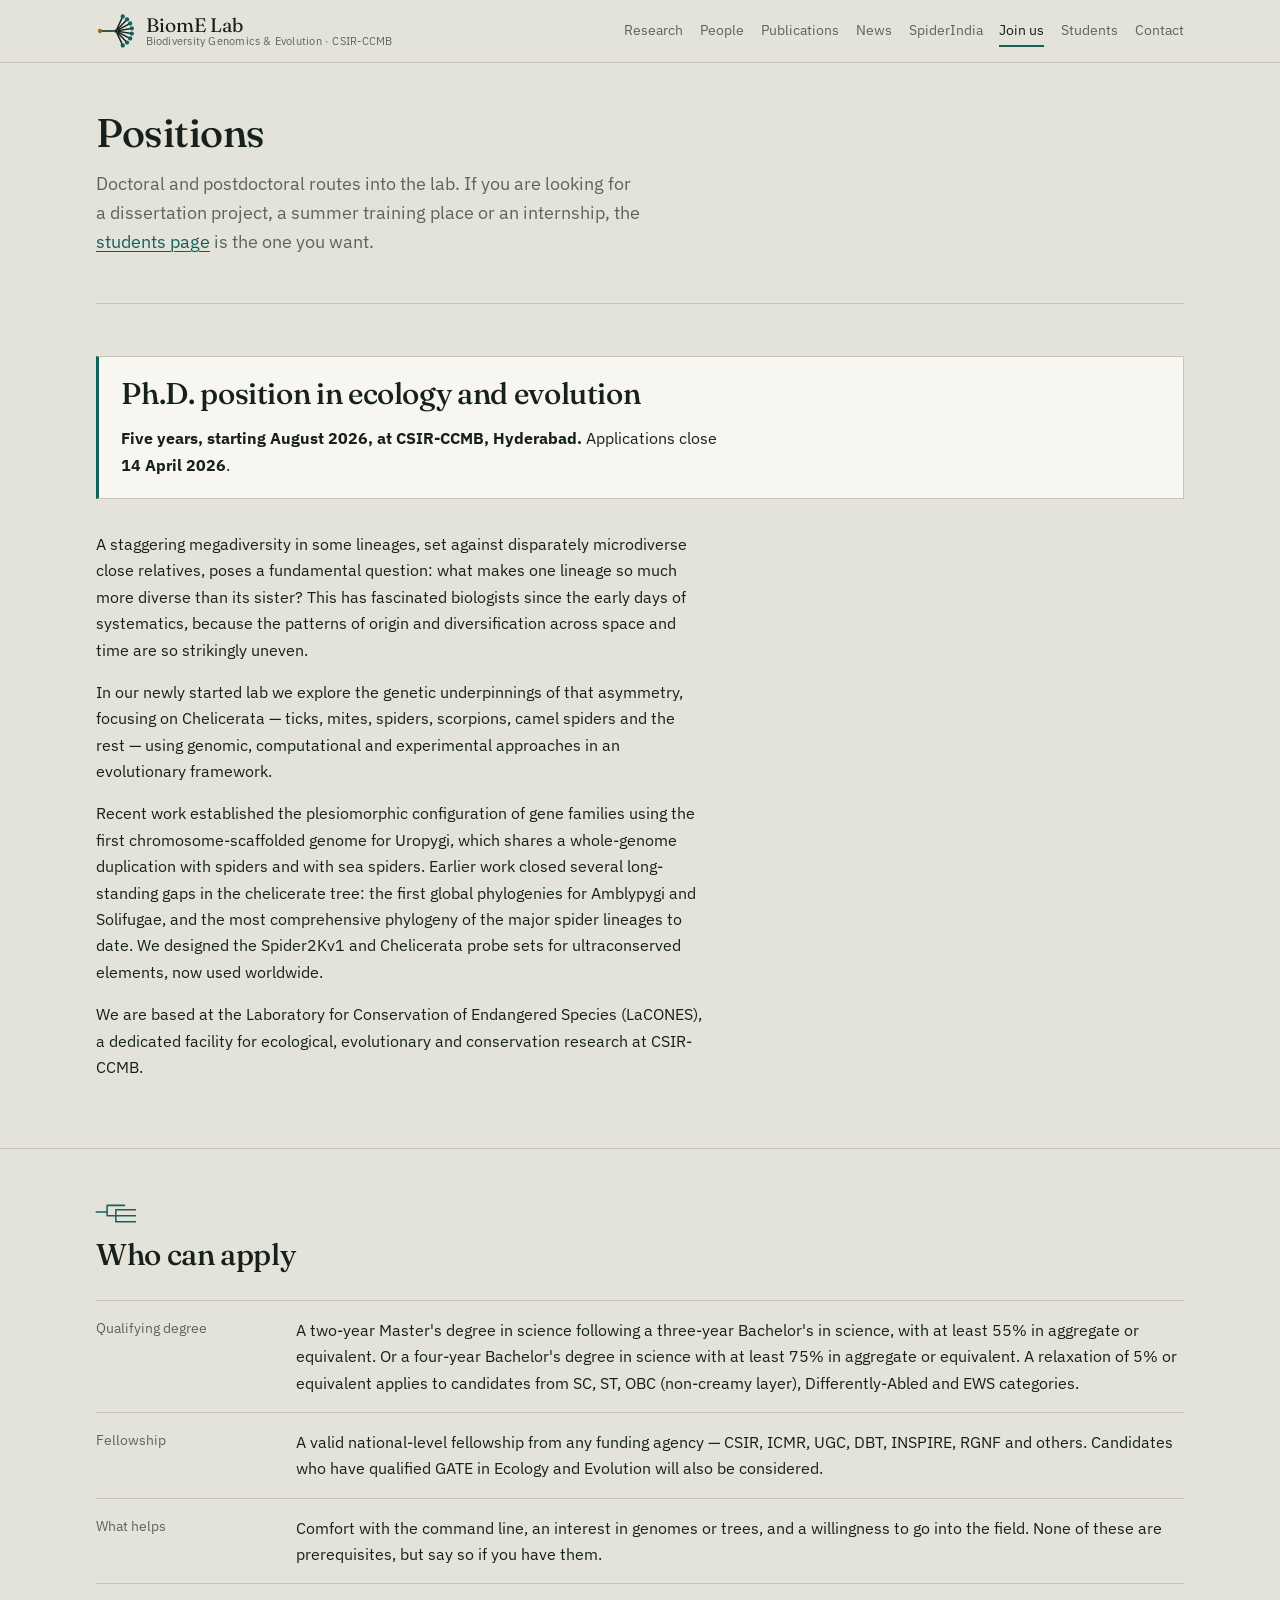
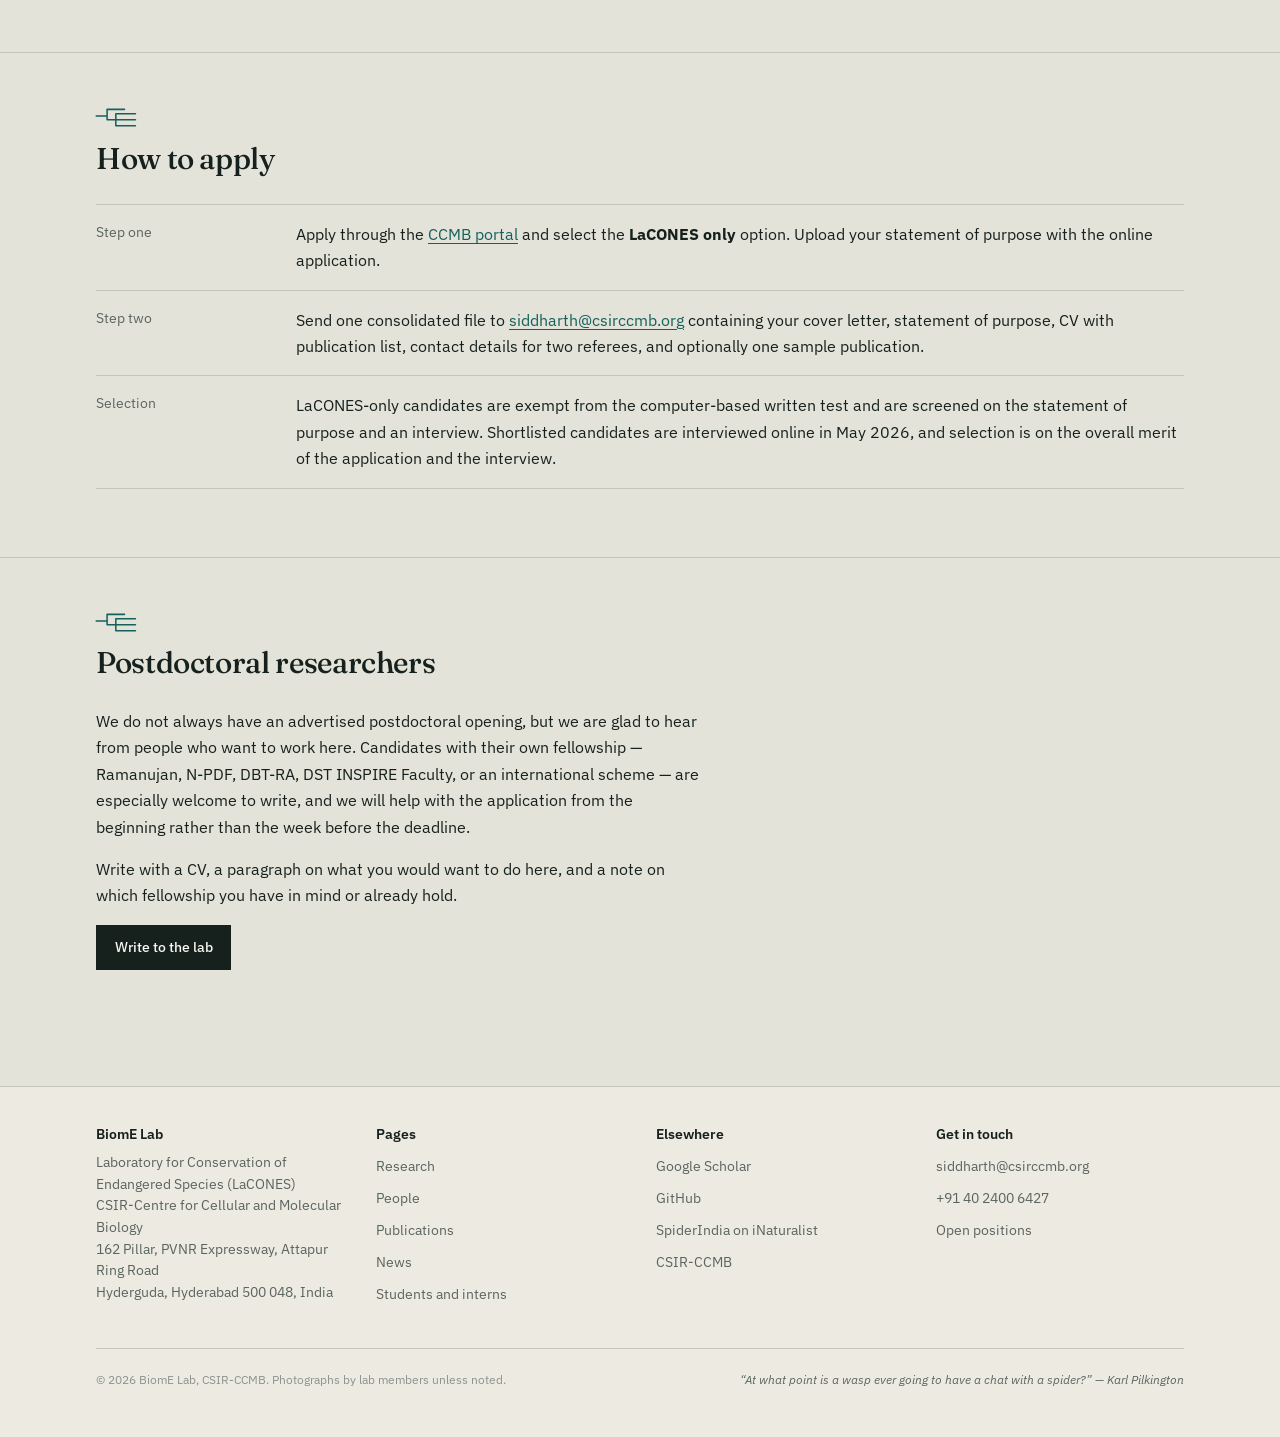
<file: join.html>
<!doctype html>
<html lang="en">
<head>
<meta charset="utf-8">
<meta name="viewport" content="width=device-width, initial-scale=1">
<title>Positions &mdash; BiomE Lab</title>
<meta name="description" content="Open Ph.D. position and postdoctoral routes into the BiomE Lab, CSIR-CCMB, Hyderabad.">
<link rel="canonical" href="https://kulkarni-lab.github.io/join.html">
<meta property="og:title" content="Positions &mdash; BiomE Lab">
<meta property="og:description" content="Open Ph.D. position and postdoctoral routes into the BiomE Lab, CSIR-CCMB, Hyderabad.">
<meta property="og:type" content="website">
<meta property="og:url" content="https://kulkarni-lab.github.io/join.html">
<meta property="og:image" content="https://kulkarni-lab.github.io/assets/img/og-card.png">
<meta name="twitter:card" content="summary_large_image">
<link rel="icon" href="assets/img/favicon.svg" type="image/svg+xml">
<link rel="preconnect" href="https://fonts.googleapis.com">
<link rel="preconnect" href="https://fonts.gstatic.com" crossorigin>
<link href="https://fonts.googleapis.com/css2?family=Fraunces:opsz,wght@9..144,300..700&family=IBM+Plex+Sans:ital,wght@0,400;0,500;0,600;1,400&display=swap" rel="stylesheet">
<link rel="stylesheet" href="assets/css/style.css">
</head>
<body>
<a class="skip" href="#main">Skip to content</a>

<header class="site-header">
  <div class="shell header-inner">
    <a class="wordmark" href="index.html">
      <svg viewBox="0 0 100 100" class="mark" aria-hidden="true" focusable="false">
  <g fill="none" stroke="currentColor" stroke-width="3.6" stroke-linecap="round">
    <path d="M44 50 H11"/>
    <path d="M52.5 44.6 L66.5 14.7"/>
    <path d="M54.1 45.7 L76.9 21.7"/>
    <path d="M55.3 47.2 L84.5 31.8"/>
    <path d="M55.9 49.0 L88.5 43.7"/>
    <path d="M55.9 51.0 L88.5 56.3"/>
    <path d="M55.3 52.8 L84.5 68.2"/>
    <path d="M54.1 54.3 L76.9 78.3"/>
    <path d="M52.5 55.4 L66.5 85.3"/>
  </g>
  <circle cx="50" cy="50" r="4.6" fill="currentColor"/>
  <circle class="mark-lone" cx="10" cy="50" r="5.4"/>
  <circle class="mark-tip" cx="66.9" cy="13.7" r="5.4"/>
  <circle class="mark-tip" cx="77.6" cy="21.0" r="5.4"/>
  <circle class="mark-tip" cx="85.4" cy="31.3" r="5.4"/>
  <circle class="mark-tip" cx="89.5" cy="43.5" r="5.4"/>
  <circle class="mark-tip" cx="89.5" cy="56.5" r="5.4"/>
  <circle class="mark-tip" cx="85.4" cy="68.7" r="5.4"/>
  <circle class="mark-tip" cx="77.6" cy="79.0" r="5.4"/>
  <circle class="mark-tip" cx="66.9" cy="86.3" r="5.4"/>
</svg>
      <span class="wordmark-text">
        <span class="wordmark-name">BiomE Lab</span>
        <span class="wordmark-sub">Biodiversity Genomics &amp; Evolution &middot; CSIR-CCMB</span>
      </span>
    </a>
    <button class="nav-toggle" type="button" aria-expanded="false" aria-controls="primary-nav">Menu</button>
    <nav class="nav" id="primary-nav" aria-label="Primary">
      <a href="research.html">Research</a>
      <a href="people.html">People</a>
      <a href="publications.html">Publications</a>
      <a href="news.html">News</a>
      <a href="spiderindia.html">SpiderIndia</a>
      <a href="join.html" aria-current="page">Join us</a>
      <a href="students.html">Students</a>
      <a href="contact.html">Contact</a>
    </nav>
  </div>
</header>

<main id="main">

<div class="shell page-head">
  <h1>Positions</h1>
  <p class="lede">Doctoral and postdoctoral routes into the lab. If you are looking for a
    dissertation project, a summer training place or an internship, the
    <a href="students.html">students page</a> is the one you want.</p>
</div>

<section class="section">
  <div class="shell">
    <div class="callout">
      <h2>Ph.D. position in ecology and evolution</h2>
      <p><strong>Five years, starting August 2026, at CSIR-CCMB, Hyderabad.</strong>
        Applications close <strong>14 April 2026</strong>.</p>
    </div>

    <div class="measure" style="margin-top:2rem">
      <p>A staggering megadiversity in some lineages, set against disparately microdiverse close
        relatives, poses a fundamental question: what makes one lineage so much more diverse than its
        sister? This has fascinated biologists since the early days of systematics, because the
        patterns of origin and diversification across space and time are so strikingly uneven.</p>
      <p>In our newly started lab we explore the genetic underpinnings of that asymmetry, focusing on
        Chelicerata &mdash; ticks, mites, spiders, scorpions, camel spiders and the rest &mdash;
        using genomic, computational and experimental approaches in an evolutionary framework.</p>
      <p>Recent work established the plesiomorphic configuration of gene families using the first
        chromosome-scaffolded genome for Uropygi, which shares a whole-genome duplication with
        spiders and with sea spiders. Earlier work closed several long-standing gaps in the
        chelicerate tree: the first global phylogenies for Amblypygi and Solifugae, and the most
        comprehensive phylogeny of the major spider lineages to date. We designed the Spider2Kv1 and
        Chelicerata probe sets for ultraconserved elements, now used worldwide.</p>
      <p>We are based at the Laboratory for Conservation of Endangered Species (LaCONES), a dedicated
        facility for ecological, evolutionary and conservation research at CSIR-CCMB.</p>
    </div>
  </div>
</section>

<section class="section">
  <div class="shell">
    <div class="section-head">
      <svg class="branch" viewBox="0 0 40 22" aria-hidden="true"><path d="M0 10 H10 M10 4 V13.5 M10 4 H26 M10 13.5 H18 M18 8 V19 M18 8 H36 M18 13.5 H36 M18 19 H36"/></svg>
      <h2>Who can apply</h2>
    </div>
    <dl class="rows">
      <div class="row">
        <dt>Qualifying degree</dt>
        <dd>A two-year Master's degree in science following a three-year Bachelor's in science, with
          at least 55% in aggregate or equivalent. Or a four-year Bachelor's degree in science with
          at least 75% in aggregate or equivalent. A relaxation of 5% or equivalent applies to
          candidates from SC, ST, OBC (non-creamy layer), Differently-Abled and EWS categories.</dd>
      </div>
      <div class="row">
        <dt>Fellowship</dt>
        <dd>A valid national-level fellowship from any funding agency &mdash; CSIR, ICMR, UGC, DBT,
          INSPIRE, RGNF and others. Candidates who have qualified GATE in Ecology and Evolution will
          also be considered.</dd>
      </div>
      <div class="row">
        <dt>What helps</dt>
        <dd>Comfort with the command line, an interest in genomes or trees, and a willingness to go
          into the field. None of these are prerequisites, but say so if you have them.</dd>
      </div>
    </dl>
  </div>
</section>

<section class="section">
  <div class="shell">
    <div class="section-head">
      <svg class="branch" viewBox="0 0 40 22" aria-hidden="true"><path d="M0 10 H10 M10 4 V13.5 M10 4 H26 M10 13.5 H18 M18 8 V19 M18 8 H36 M18 13.5 H36 M18 19 H36"/></svg>
      <h2>How to apply</h2>
    </div>
    <dl class="rows">
      <div class="row">
        <dt>Step one</dt>
        <dd>Apply through the <a href="https://www.ccmb.res.in/academics/#phd-sec">CCMB portal</a>
          and select the <strong>LaCONES only</strong> option. Upload your statement of purpose with
          the online application.</dd>
      </div>
      <div class="row">
        <dt>Step two</dt>
        <dd>Send one consolidated file to
          <a href="mailto:siddharth@csirccmb.org">siddharth@csirccmb.org</a> containing your cover
          letter, statement of purpose, CV with publication list, contact details for two referees,
          and optionally one sample publication.</dd>
      </div>
      <div class="row">
        <dt>Selection</dt>
        <dd>LaCONES-only candidates are exempt from the computer-based written test and are screened
          on the statement of purpose and an interview. Shortlisted candidates are interviewed online
          in May 2026, and selection is on the overall merit of the application and the interview.</dd>
      </div>
    </dl>
  </div>
</section>

<section class="section">
  <div class="shell">
    <div class="section-head">
      <svg class="branch" viewBox="0 0 40 22" aria-hidden="true"><path d="M0 10 H10 M10 4 V13.5 M10 4 H26 M10 13.5 H18 M18 8 V19 M18 8 H36 M18 13.5 H36 M18 19 H36"/></svg>
      <h2>Postdoctoral researchers</h2>
    </div>
    <div class="measure">
      <p>We do not always have an advertised postdoctoral opening, but we are glad to hear from
        people who want to work here. Candidates with their own fellowship &mdash; Ramanujan, N-PDF,
        DBT-RA, DST INSPIRE Faculty, or an international scheme &mdash; are especially welcome to
        write, and we will help with the application from the beginning rather than the week before
        the deadline.</p>
      <p>Write with a CV, a paragraph on what you would want to do here, and a note on which
        fellowship you have in mind or already hold.</p>
      <p><a class="btn btn-solid" href="mailto:siddharth@csirccmb.org">Write to the lab</a></p>
    </div>
  </div>
</section>
</main>

<footer class="site-footer">
  <div class="shell">
    <div class="footer-grid">
      <div>
        <h4>BiomE Lab</h4>
        <address>
          Laboratory for Conservation of Endangered Species (LaCONES)<br>
          CSIR-Centre for Cellular and Molecular Biology<br>
          162 Pillar, PVNR Expressway, Attapur Ring Road<br>
          Hyderguda, Hyderabad 500 048, India
        </address>
      </div>
      <div>
        <h4>Pages</h4>
        <ul>
          <li><a href="research.html">Research</a></li>
          <li><a href="people.html">People</a></li>
          <li><a href="publications.html">Publications</a></li>
          <li><a href="news.html">News</a></li>
          <li><a href="students.html">Students and interns</a></li>
        </ul>
      </div>
      <div>
        <h4>Elsewhere</h4>
        <ul>
          <li><a href="https://scholar.google.co.in/citations?user=xo9jTM0AAAAJ&amp;hl=en">Google Scholar</a></li>
          <li><a href="https://github.com/kulkarni-lab">GitHub</a></li>
          <li><a href="https://www.inaturalist.org/projects/spiderindia">SpiderIndia on iNaturalist</a></li>
          <li><a href="https://www.ccmb.res.in/">CSIR-CCMB</a></li>
        </ul>
      </div>
      <div>
        <h4>Get in touch</h4>
        <ul>
          <li><a href="mailto:siddharth@csirccmb.org">siddharth@csirccmb.org</a></li>
          <li><a href="tel:+914024006427">+91 40 2400 6427</a></li>
          <li><a href="join.html">Open positions</a></li>
        </ul>
      </div>
    </div>
    <div class="colophon">
      <span>&copy; <span id="year">2026</span> BiomE Lab, CSIR-CCMB. Photographs by lab members unless noted.</span>
      <em>&ldquo;At what point is a wasp ever going to have a chat with a spider?&rdquo; &mdash; Karl Pilkington</em>
    </div>
  </div>
</footer>

<script src="data/publications.js"></script>
<script src="data/people.js"></script>
<script src="data/projects.js"></script>
<script src="data/news.js"></script>
<script src="assets/js/site.js"></script>
</body>
</html>
</file>
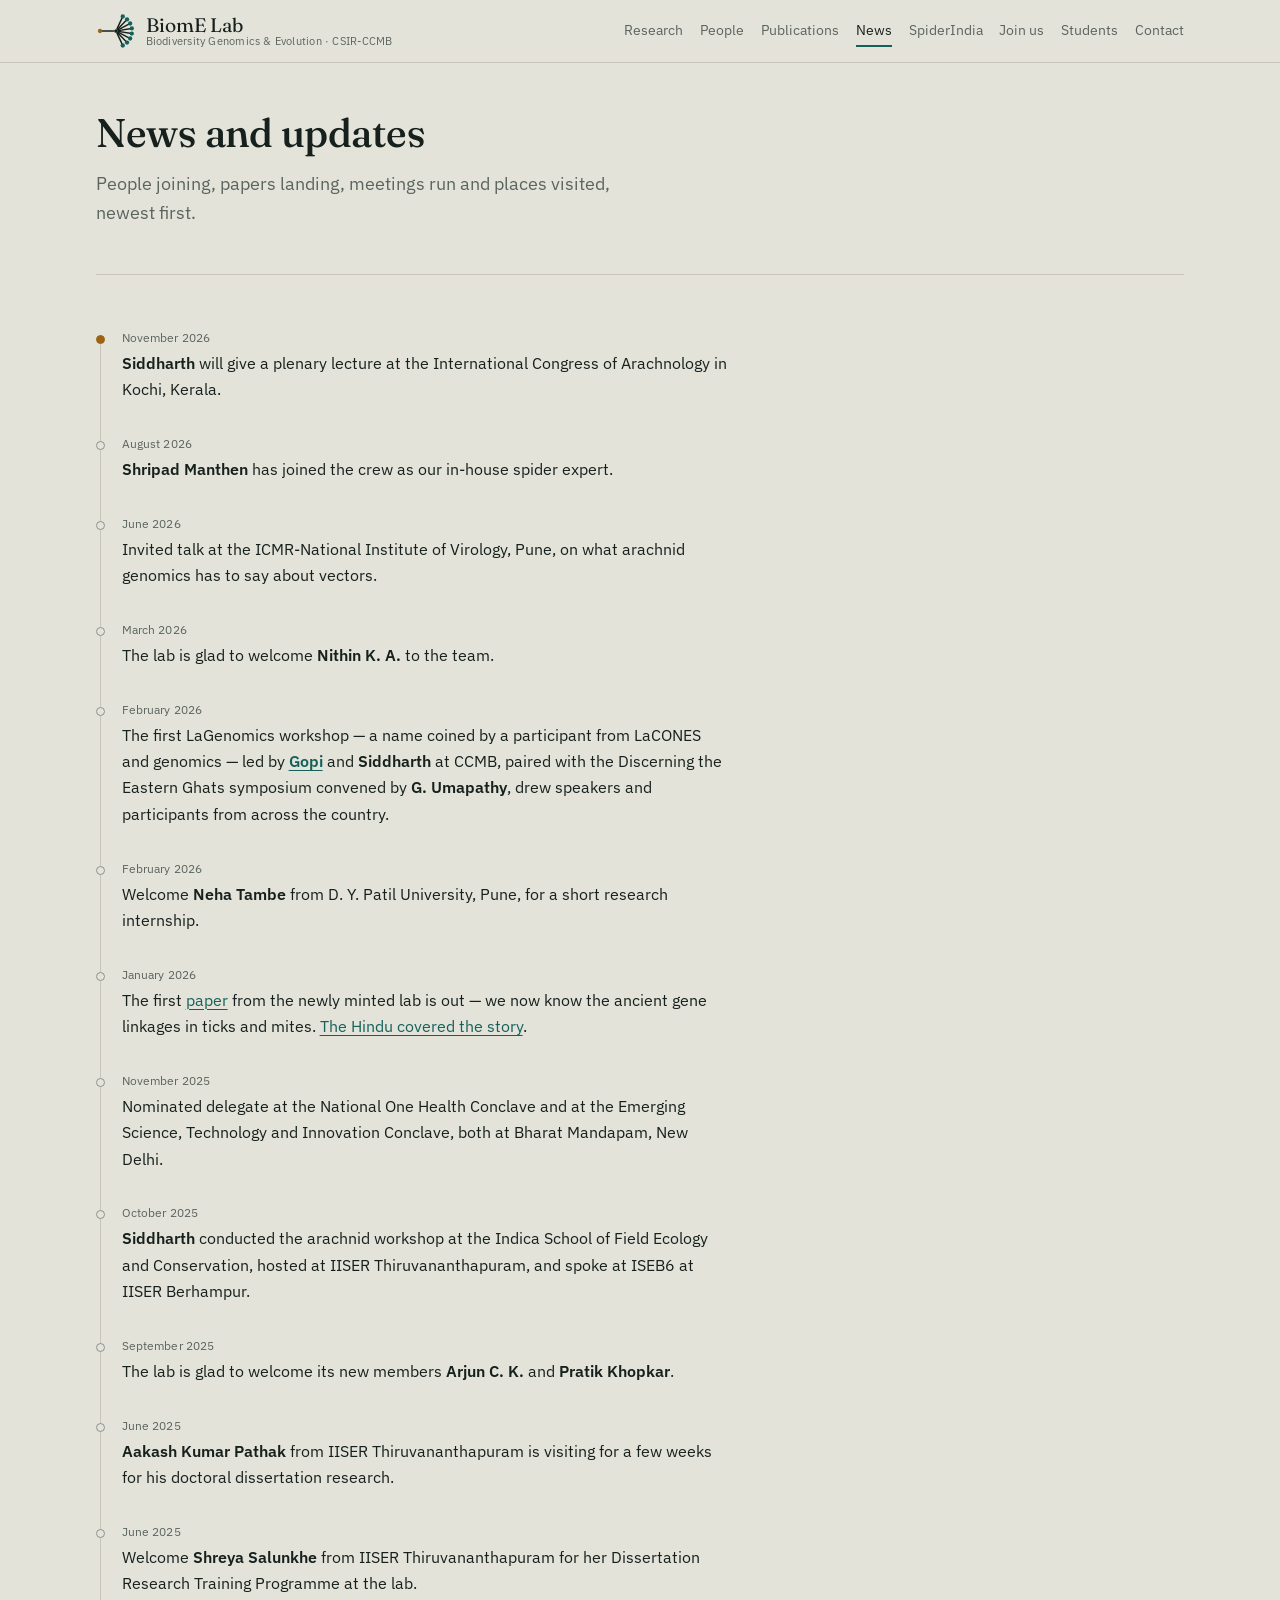
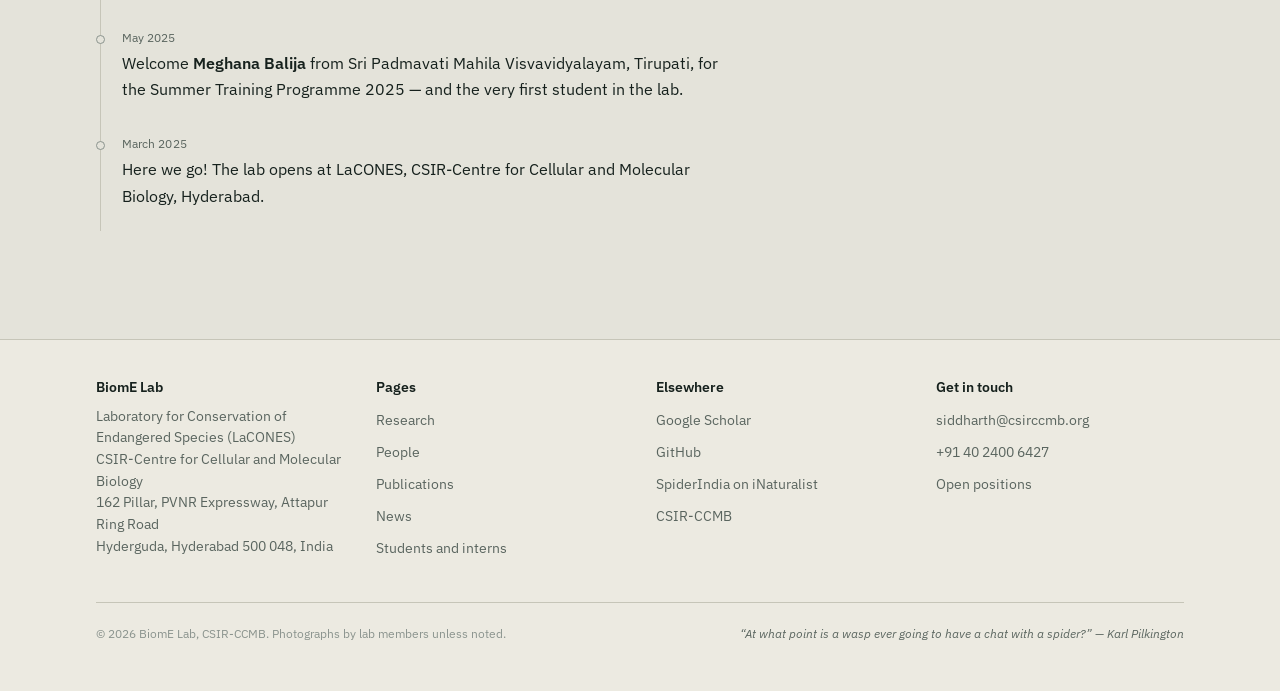
<file: news.html>
<!doctype html>
<html lang="en">
<head>
<meta charset="utf-8">
<meta name="viewport" content="width=device-width, initial-scale=1">
<title>News &mdash; BiomE Lab</title>
<meta name="description" content="Updates from the BiomE Lab at CSIR-CCMB: new members, new papers, meetings and fieldwork.">
<link rel="canonical" href="https://kulkarni-lab.github.io/news.html">
<meta property="og:title" content="News &mdash; BiomE Lab">
<meta property="og:description" content="Updates from the BiomE Lab at CSIR-CCMB: new members, new papers, meetings and fieldwork.">
<meta property="og:type" content="website">
<meta property="og:url" content="https://kulkarni-lab.github.io/news.html">
<meta property="og:image" content="https://kulkarni-lab.github.io/assets/img/og-card.png">
<meta name="twitter:card" content="summary_large_image">
<link rel="icon" href="assets/img/favicon.svg" type="image/svg+xml">
<link rel="preconnect" href="https://fonts.googleapis.com">
<link rel="preconnect" href="https://fonts.gstatic.com" crossorigin>
<link href="https://fonts.googleapis.com/css2?family=Fraunces:opsz,wght@9..144,300..700&family=IBM+Plex+Sans:ital,wght@0,400;0,500;0,600;1,400&display=swap" rel="stylesheet">
<link rel="stylesheet" href="assets/css/style.css">
</head>
<body>
<a class="skip" href="#main">Skip to content</a>

<header class="site-header">
  <div class="shell header-inner">
    <a class="wordmark" href="index.html">
      <svg viewBox="0 0 100 100" class="mark" aria-hidden="true" focusable="false">
  <g fill="none" stroke="currentColor" stroke-width="3.6" stroke-linecap="round">
    <path d="M44 50 H11"/>
    <path d="M52.5 44.6 L66.5 14.7"/>
    <path d="M54.1 45.7 L76.9 21.7"/>
    <path d="M55.3 47.2 L84.5 31.8"/>
    <path d="M55.9 49.0 L88.5 43.7"/>
    <path d="M55.9 51.0 L88.5 56.3"/>
    <path d="M55.3 52.8 L84.5 68.2"/>
    <path d="M54.1 54.3 L76.9 78.3"/>
    <path d="M52.5 55.4 L66.5 85.3"/>
  </g>
  <circle cx="50" cy="50" r="4.6" fill="currentColor"/>
  <circle class="mark-lone" cx="10" cy="50" r="5.4"/>
  <circle class="mark-tip" cx="66.9" cy="13.7" r="5.4"/>
  <circle class="mark-tip" cx="77.6" cy="21.0" r="5.4"/>
  <circle class="mark-tip" cx="85.4" cy="31.3" r="5.4"/>
  <circle class="mark-tip" cx="89.5" cy="43.5" r="5.4"/>
  <circle class="mark-tip" cx="89.5" cy="56.5" r="5.4"/>
  <circle class="mark-tip" cx="85.4" cy="68.7" r="5.4"/>
  <circle class="mark-tip" cx="77.6" cy="79.0" r="5.4"/>
  <circle class="mark-tip" cx="66.9" cy="86.3" r="5.4"/>
</svg>
      <span class="wordmark-text">
        <span class="wordmark-name">BiomE Lab</span>
        <span class="wordmark-sub">Biodiversity Genomics &amp; Evolution &middot; CSIR-CCMB</span>
      </span>
    </a>
    <button class="nav-toggle" type="button" aria-expanded="false" aria-controls="primary-nav">Menu</button>
    <nav class="nav" id="primary-nav" aria-label="Primary">
      <a href="research.html">Research</a>
      <a href="people.html">People</a>
      <a href="publications.html">Publications</a>
      <a href="news.html" aria-current="page">News</a>
      <a href="spiderindia.html">SpiderIndia</a>
      <a href="join.html">Join us</a>
      <a href="students.html">Students</a>
      <a href="contact.html">Contact</a>
    </nav>
  </div>
</header>

<main id="main">

<div class="shell page-head">
  <h1>News and updates</h1>
  <p class="lede">People joining, papers landing, meetings run and places visited, newest first.</p>
</div>

<section class="section">
  <div class="shell">
    <ul class="timeline" style="list-style:none" data-news="0"></ul>
  </div>
</section>
</main>

<footer class="site-footer">
  <div class="shell">
    <div class="footer-grid">
      <div>
        <h4>BiomE Lab</h4>
        <address>
          Laboratory for Conservation of Endangered Species (LaCONES)<br>
          CSIR-Centre for Cellular and Molecular Biology<br>
          162 Pillar, PVNR Expressway, Attapur Ring Road<br>
          Hyderguda, Hyderabad 500 048, India
        </address>
      </div>
      <div>
        <h4>Pages</h4>
        <ul>
          <li><a href="research.html">Research</a></li>
          <li><a href="people.html">People</a></li>
          <li><a href="publications.html">Publications</a></li>
          <li><a href="news.html">News</a></li>
          <li><a href="students.html">Students and interns</a></li>
        </ul>
      </div>
      <div>
        <h4>Elsewhere</h4>
        <ul>
          <li><a href="https://scholar.google.co.in/citations?user=xo9jTM0AAAAJ&amp;hl=en">Google Scholar</a></li>
          <li><a href="https://github.com/kulkarni-lab">GitHub</a></li>
          <li><a href="https://www.inaturalist.org/projects/spiderindia">SpiderIndia on iNaturalist</a></li>
          <li><a href="https://www.ccmb.res.in/">CSIR-CCMB</a></li>
        </ul>
      </div>
      <div>
        <h4>Get in touch</h4>
        <ul>
          <li><a href="mailto:siddharth@csirccmb.org">siddharth@csirccmb.org</a></li>
          <li><a href="tel:+914024006427">+91 40 2400 6427</a></li>
          <li><a href="join.html">Open positions</a></li>
        </ul>
      </div>
    </div>
    <div class="colophon">
      <span>&copy; <span id="year">2026</span> BiomE Lab, CSIR-CCMB. Photographs by lab members unless noted.</span>
      <em>&ldquo;At what point is a wasp ever going to have a chat with a spider?&rdquo; &mdash; Karl Pilkington</em>
    </div>
  </div>
</footer>

<script src="data/publications.js"></script>
<script src="data/people.js"></script>
<script src="data/projects.js"></script>
<script src="data/news.js"></script>
<script src="assets/js/site.js"></script>
</body>
</html>
</file>
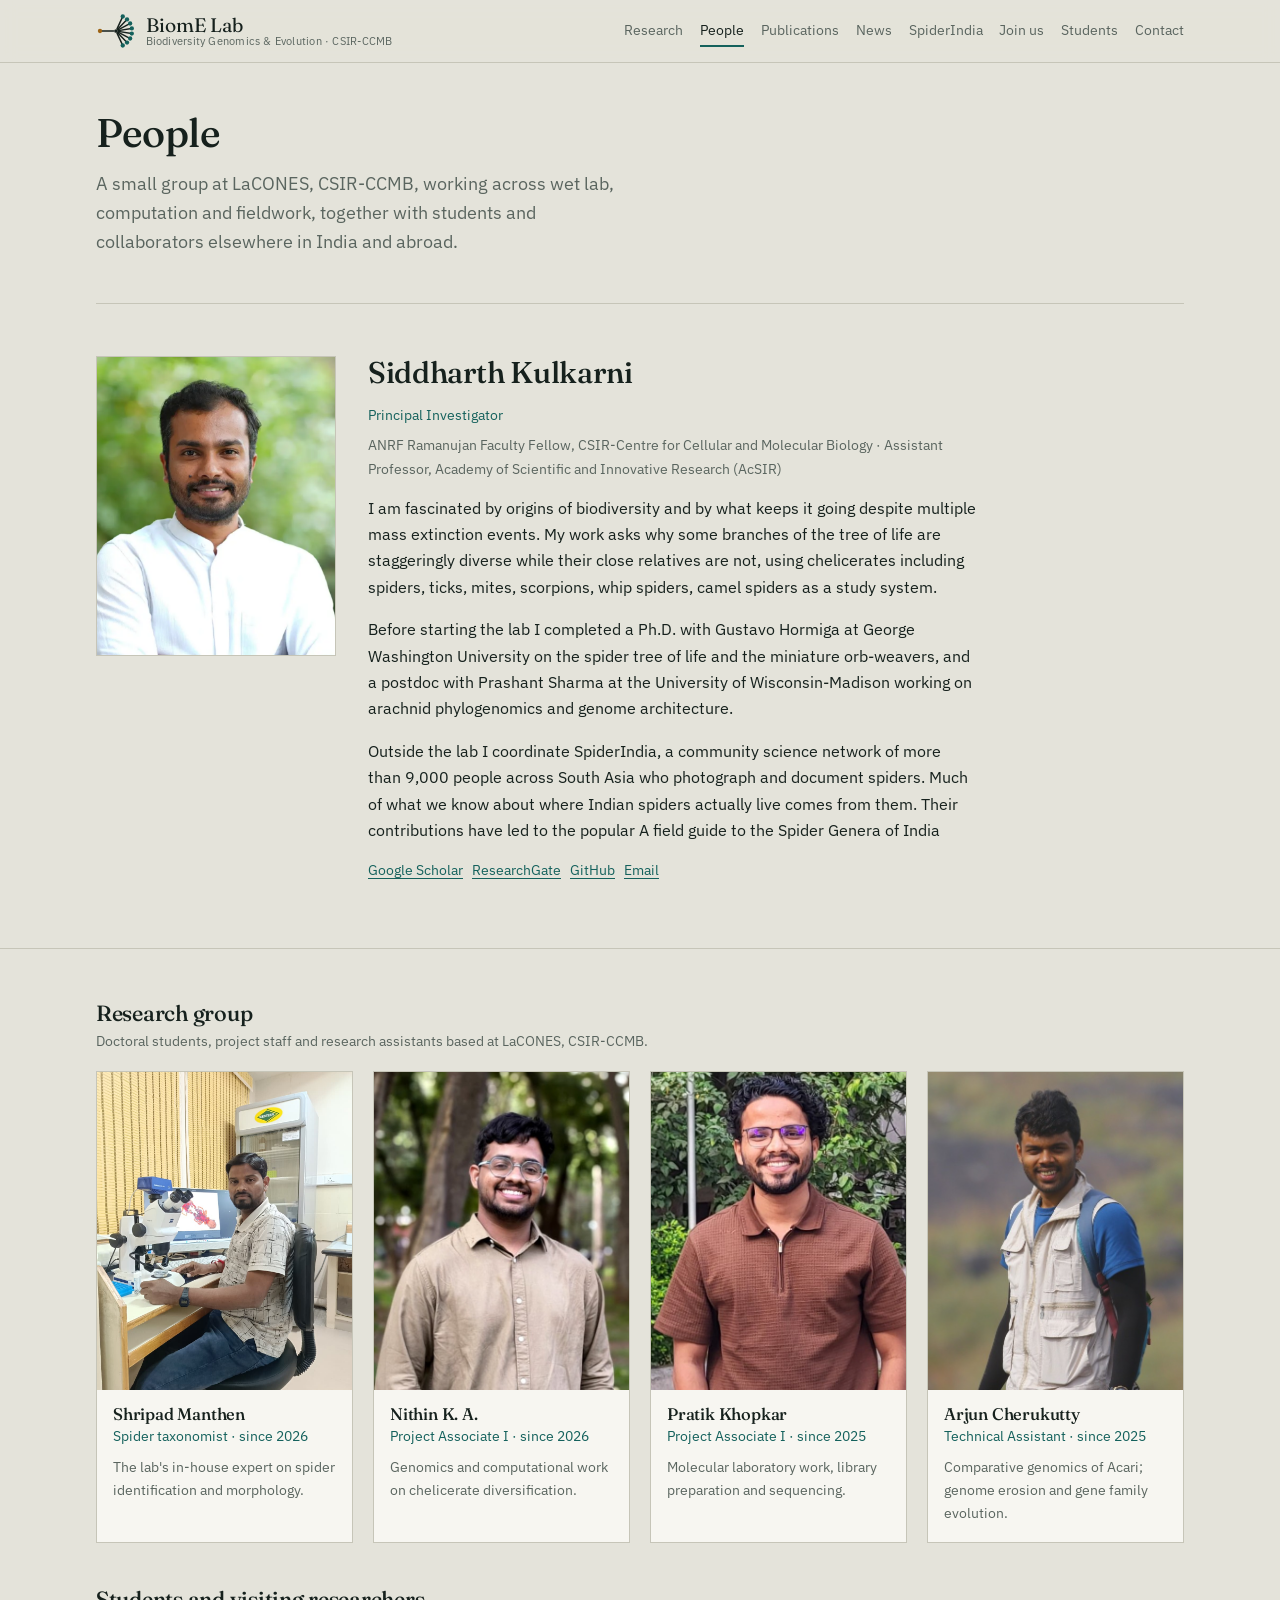
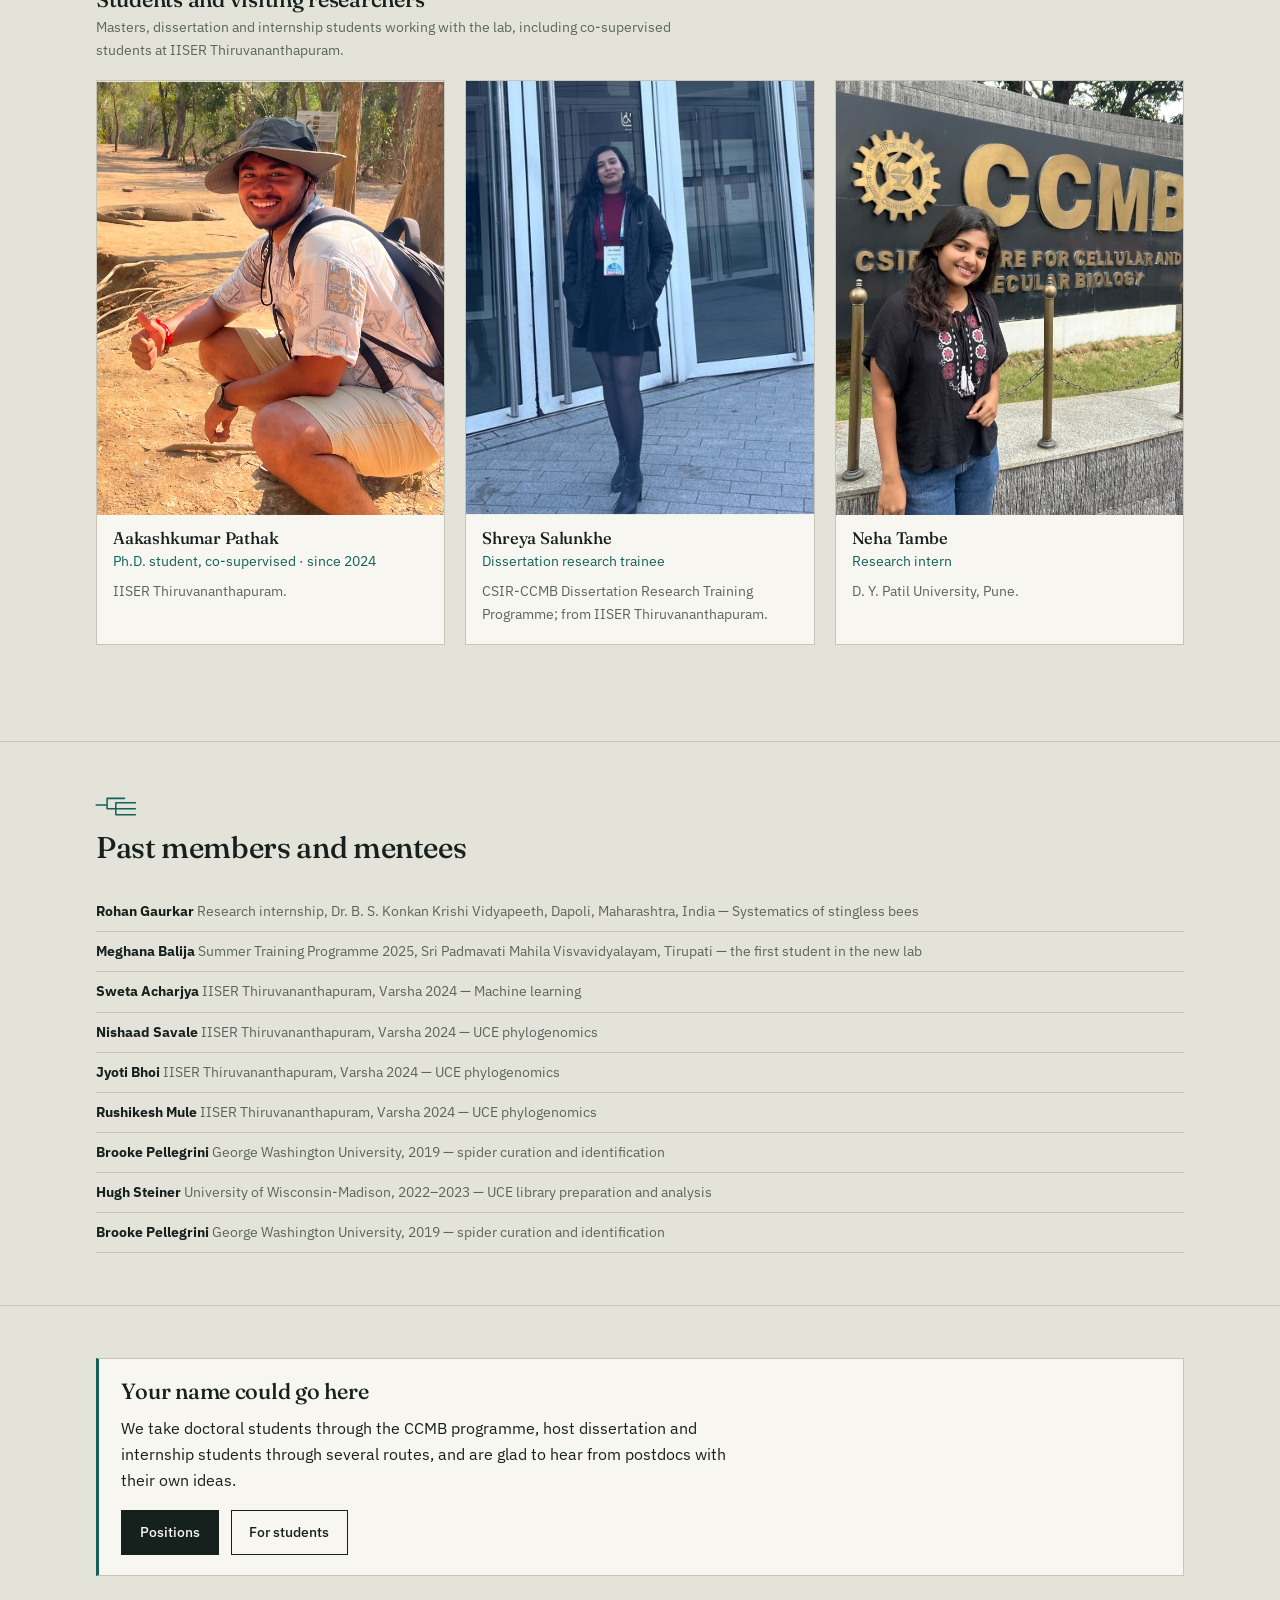
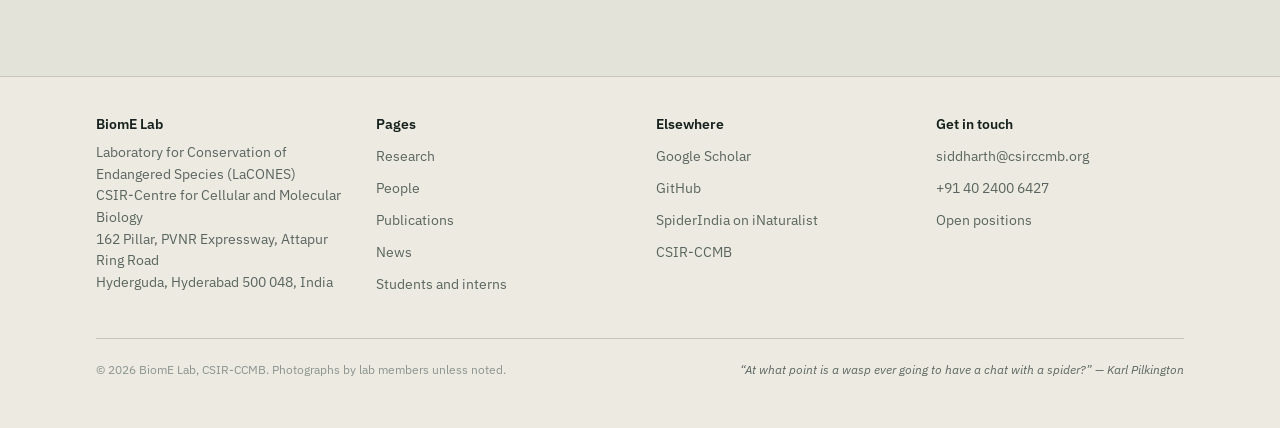
<file: people.html>
<!doctype html>
<html lang="en">
<head>
<meta charset="utf-8">
<meta name="viewport" content="width=device-width, initial-scale=1">
<title>People &mdash; BiomE Lab</title>
<meta name="description" content="Members of the BiomE Lab at LaCONES, CSIR-CCMB, Hyderabad, and past mentees.">
<link rel="canonical" href="https://kulkarni-lab.github.io/people.html">
<meta property="og:title" content="People &mdash; BiomE Lab">
<meta property="og:description" content="Members of the BiomE Lab at LaCONES, CSIR-CCMB, Hyderabad, and past mentees.">
<meta property="og:type" content="website">
<meta property="og:url" content="https://kulkarni-lab.github.io/people.html">
<meta property="og:image" content="https://kulkarni-lab.github.io/assets/img/og-card.png">
<meta name="twitter:card" content="summary_large_image">
<link rel="icon" href="assets/img/favicon.svg" type="image/svg+xml">
<link rel="preconnect" href="https://fonts.googleapis.com">
<link rel="preconnect" href="https://fonts.gstatic.com" crossorigin>
<link href="https://fonts.googleapis.com/css2?family=Fraunces:opsz,wght@9..144,300..700&family=IBM+Plex+Sans:ital,wght@0,400;0,500;0,600;1,400&display=swap" rel="stylesheet">
<link rel="stylesheet" href="assets/css/style.css">
</head>
<body>
<a class="skip" href="#main">Skip to content</a>

<header class="site-header">
  <div class="shell header-inner">
    <a class="wordmark" href="index.html">
      <svg viewBox="0 0 100 100" class="mark" aria-hidden="true" focusable="false">
  <g fill="none" stroke="currentColor" stroke-width="3.6" stroke-linecap="round">
    <path d="M44 50 H11"/>
    <path d="M52.5 44.6 L66.5 14.7"/>
    <path d="M54.1 45.7 L76.9 21.7"/>
    <path d="M55.3 47.2 L84.5 31.8"/>
    <path d="M55.9 49.0 L88.5 43.7"/>
    <path d="M55.9 51.0 L88.5 56.3"/>
    <path d="M55.3 52.8 L84.5 68.2"/>
    <path d="M54.1 54.3 L76.9 78.3"/>
    <path d="M52.5 55.4 L66.5 85.3"/>
  </g>
  <circle cx="50" cy="50" r="4.6" fill="currentColor"/>
  <circle class="mark-lone" cx="10" cy="50" r="5.4"/>
  <circle class="mark-tip" cx="66.9" cy="13.7" r="5.4"/>
  <circle class="mark-tip" cx="77.6" cy="21.0" r="5.4"/>
  <circle class="mark-tip" cx="85.4" cy="31.3" r="5.4"/>
  <circle class="mark-tip" cx="89.5" cy="43.5" r="5.4"/>
  <circle class="mark-tip" cx="89.5" cy="56.5" r="5.4"/>
  <circle class="mark-tip" cx="85.4" cy="68.7" r="5.4"/>
  <circle class="mark-tip" cx="77.6" cy="79.0" r="5.4"/>
  <circle class="mark-tip" cx="66.9" cy="86.3" r="5.4"/>
</svg>
      <span class="wordmark-text">
        <span class="wordmark-name">BiomE Lab</span>
        <span class="wordmark-sub">Biodiversity Genomics &amp; Evolution &middot; CSIR-CCMB</span>
      </span>
    </a>
    <button class="nav-toggle" type="button" aria-expanded="false" aria-controls="primary-nav">Menu</button>
    <nav class="nav" id="primary-nav" aria-label="Primary">
      <a href="research.html">Research</a>
      <a href="people.html" aria-current="page">People</a>
      <a href="publications.html">Publications</a>
      <a href="news.html">News</a>
      <a href="spiderindia.html">SpiderIndia</a>
      <a href="join.html">Join us</a>
      <a href="students.html">Students</a>
      <a href="contact.html">Contact</a>
    </nav>
  </div>
</header>

<main id="main">

<div class="shell page-head">
  <h1>People</h1>
  <p class="lede">A small group at LaCONES, CSIR-CCMB, working across wet lab, computation and
    fieldwork, together with students and collaborators elsewhere in India and abroad.</p>
</div>

<section class="section">
  <div class="shell">
    <div class="person-lead" data-pi></div>
  </div>
</section>

<section class="section">
  <div class="shell">
    <div data-people></div>
  </div>
</section>

<section class="section">
  <div class="shell">
    <div class="section-head">
      <svg class="branch" viewBox="0 0 40 22" aria-hidden="true"><path d="M0 10 H10 M10 4 V13.5 M10 4 H26 M10 13.5 H18 M18 8 V19 M18 8 H36 M18 13.5 H36 M18 19 H36"/></svg>
      <h2>Past members and mentees</h2>
    </div>
    <ul class="alumni-list" data-alumni></ul>
  </div>
</section>

<section class="section">
  <div class="shell">
    <div class="callout">
      <h3>Your name could go here</h3>
      <p>We take doctoral students through the CCMB programme, host dissertation and internship
        students through several routes, and are glad to hear from postdocs with their own ideas.</p>
      <p><a class="btn btn-solid" href="join.html">Positions</a>
         &nbsp; <a class="btn" href="students.html">For students</a></p>
    </div>
  </div>
</section>
</main>

<footer class="site-footer">
  <div class="shell">
    <div class="footer-grid">
      <div>
        <h4>BiomE Lab</h4>
        <address>
          Laboratory for Conservation of Endangered Species (LaCONES)<br>
          CSIR-Centre for Cellular and Molecular Biology<br>
          162 Pillar, PVNR Expressway, Attapur Ring Road<br>
          Hyderguda, Hyderabad 500 048, India
        </address>
      </div>
      <div>
        <h4>Pages</h4>
        <ul>
          <li><a href="research.html">Research</a></li>
          <li><a href="people.html">People</a></li>
          <li><a href="publications.html">Publications</a></li>
          <li><a href="news.html">News</a></li>
          <li><a href="students.html">Students and interns</a></li>
        </ul>
      </div>
      <div>
        <h4>Elsewhere</h4>
        <ul>
          <li><a href="https://scholar.google.co.in/citations?user=xo9jTM0AAAAJ&amp;hl=en">Google Scholar</a></li>
          <li><a href="https://github.com/kulkarni-lab">GitHub</a></li>
          <li><a href="https://www.inaturalist.org/projects/spiderindia">SpiderIndia on iNaturalist</a></li>
          <li><a href="https://www.ccmb.res.in/">CSIR-CCMB</a></li>
        </ul>
      </div>
      <div>
        <h4>Get in touch</h4>
        <ul>
          <li><a href="mailto:siddharth@csirccmb.org">siddharth@csirccmb.org</a></li>
          <li><a href="tel:+914024006427">+91 40 2400 6427</a></li>
          <li><a href="join.html">Open positions</a></li>
        </ul>
      </div>
    </div>
    <div class="colophon">
      <span>&copy; <span id="year">2026</span> BiomE Lab, CSIR-CCMB. Photographs by lab members unless noted.</span>
      <em>&ldquo;At what point is a wasp ever going to have a chat with a spider?&rdquo; &mdash; Karl Pilkington</em>
    </div>
  </div>
</footer>

<script src="data/publications.js"></script>
<script src="data/people.js"></script>
<script src="data/projects.js"></script>
<script src="data/news.js"></script>
<script src="assets/js/site.js"></script>
</body>
</html>
</file>
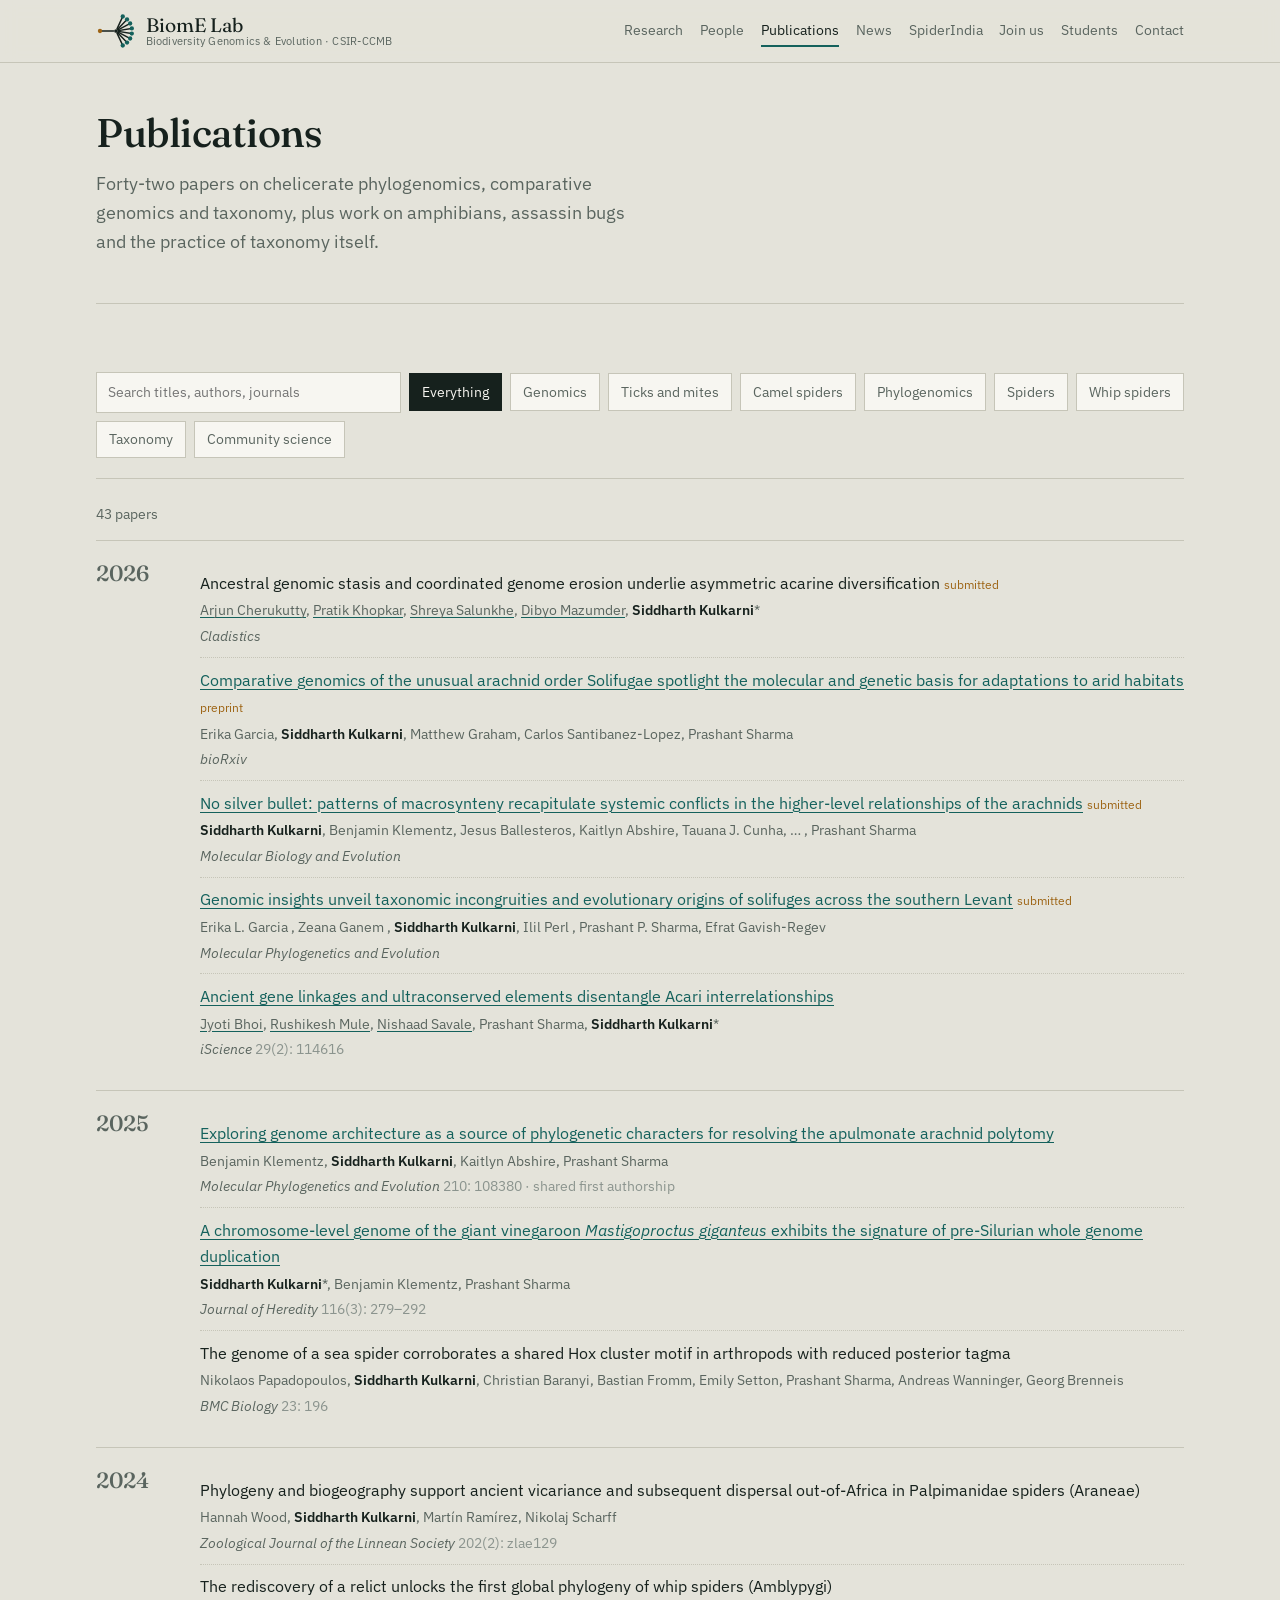
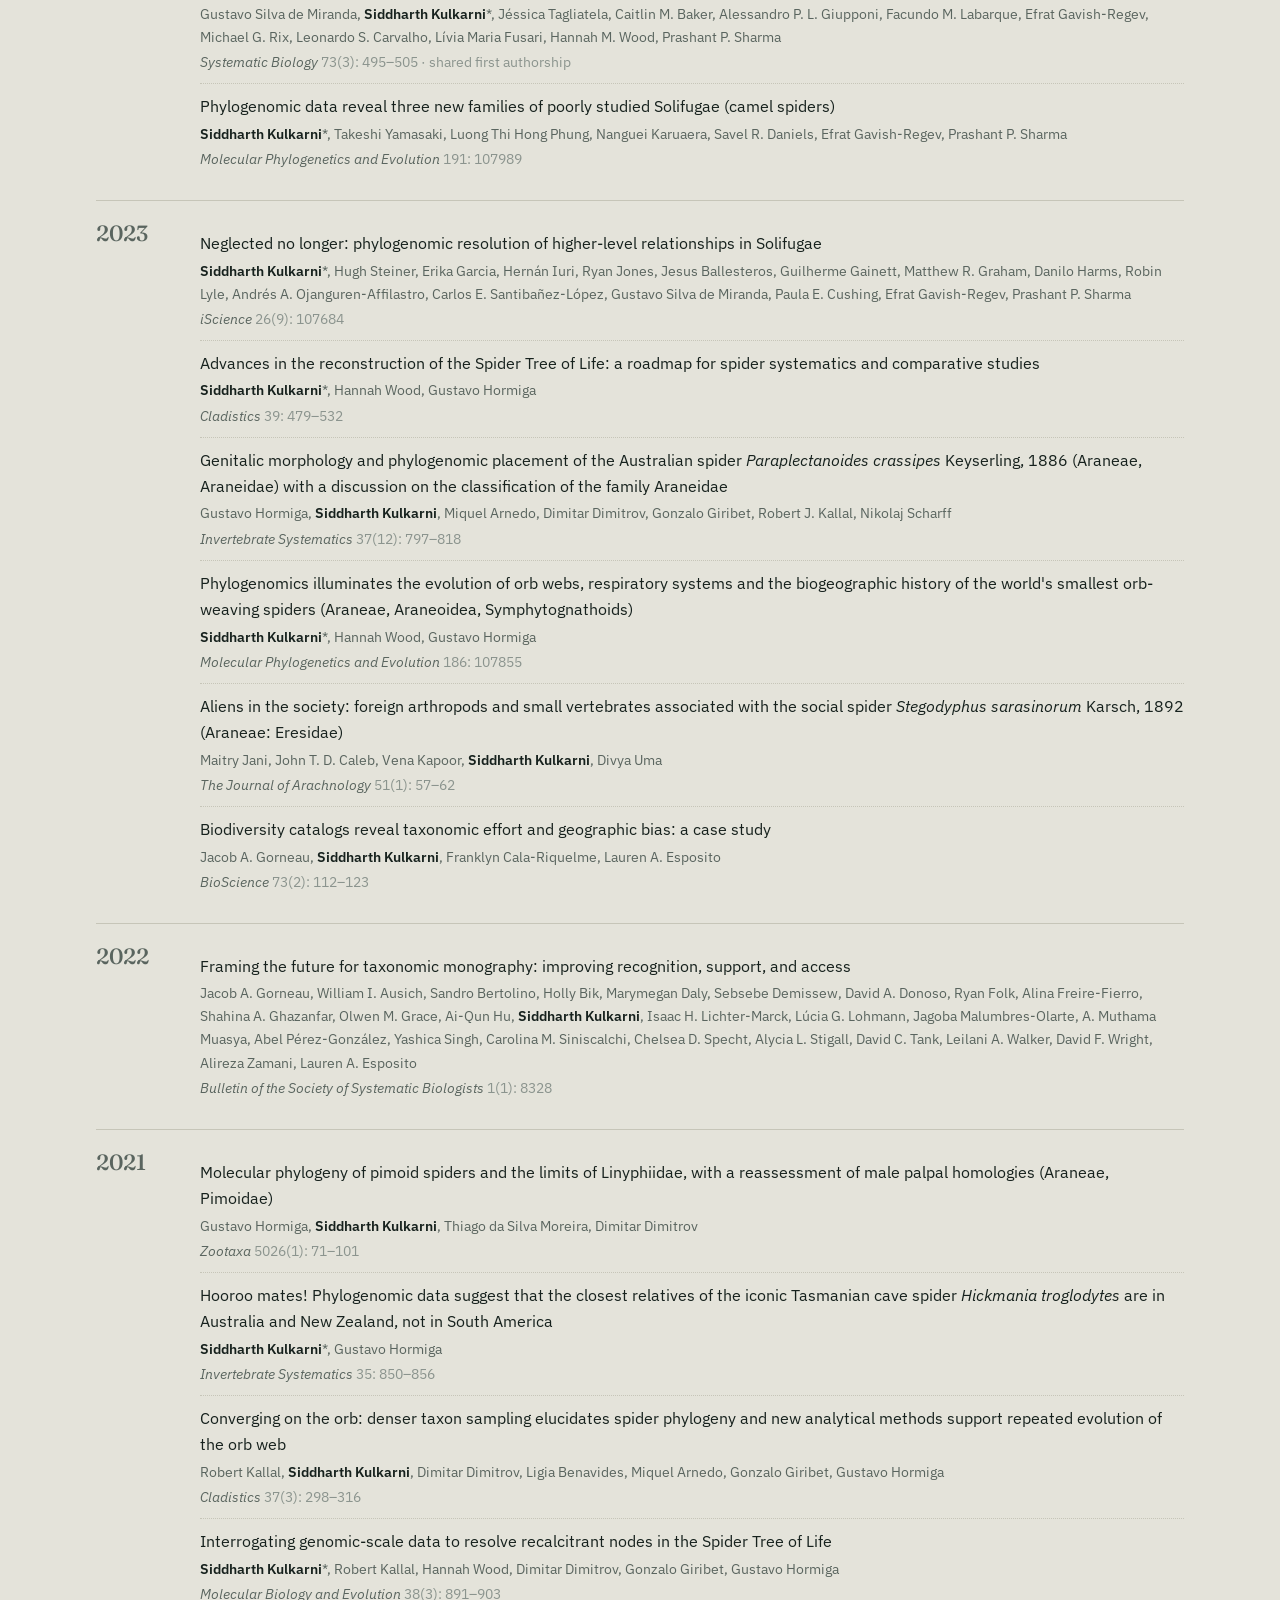
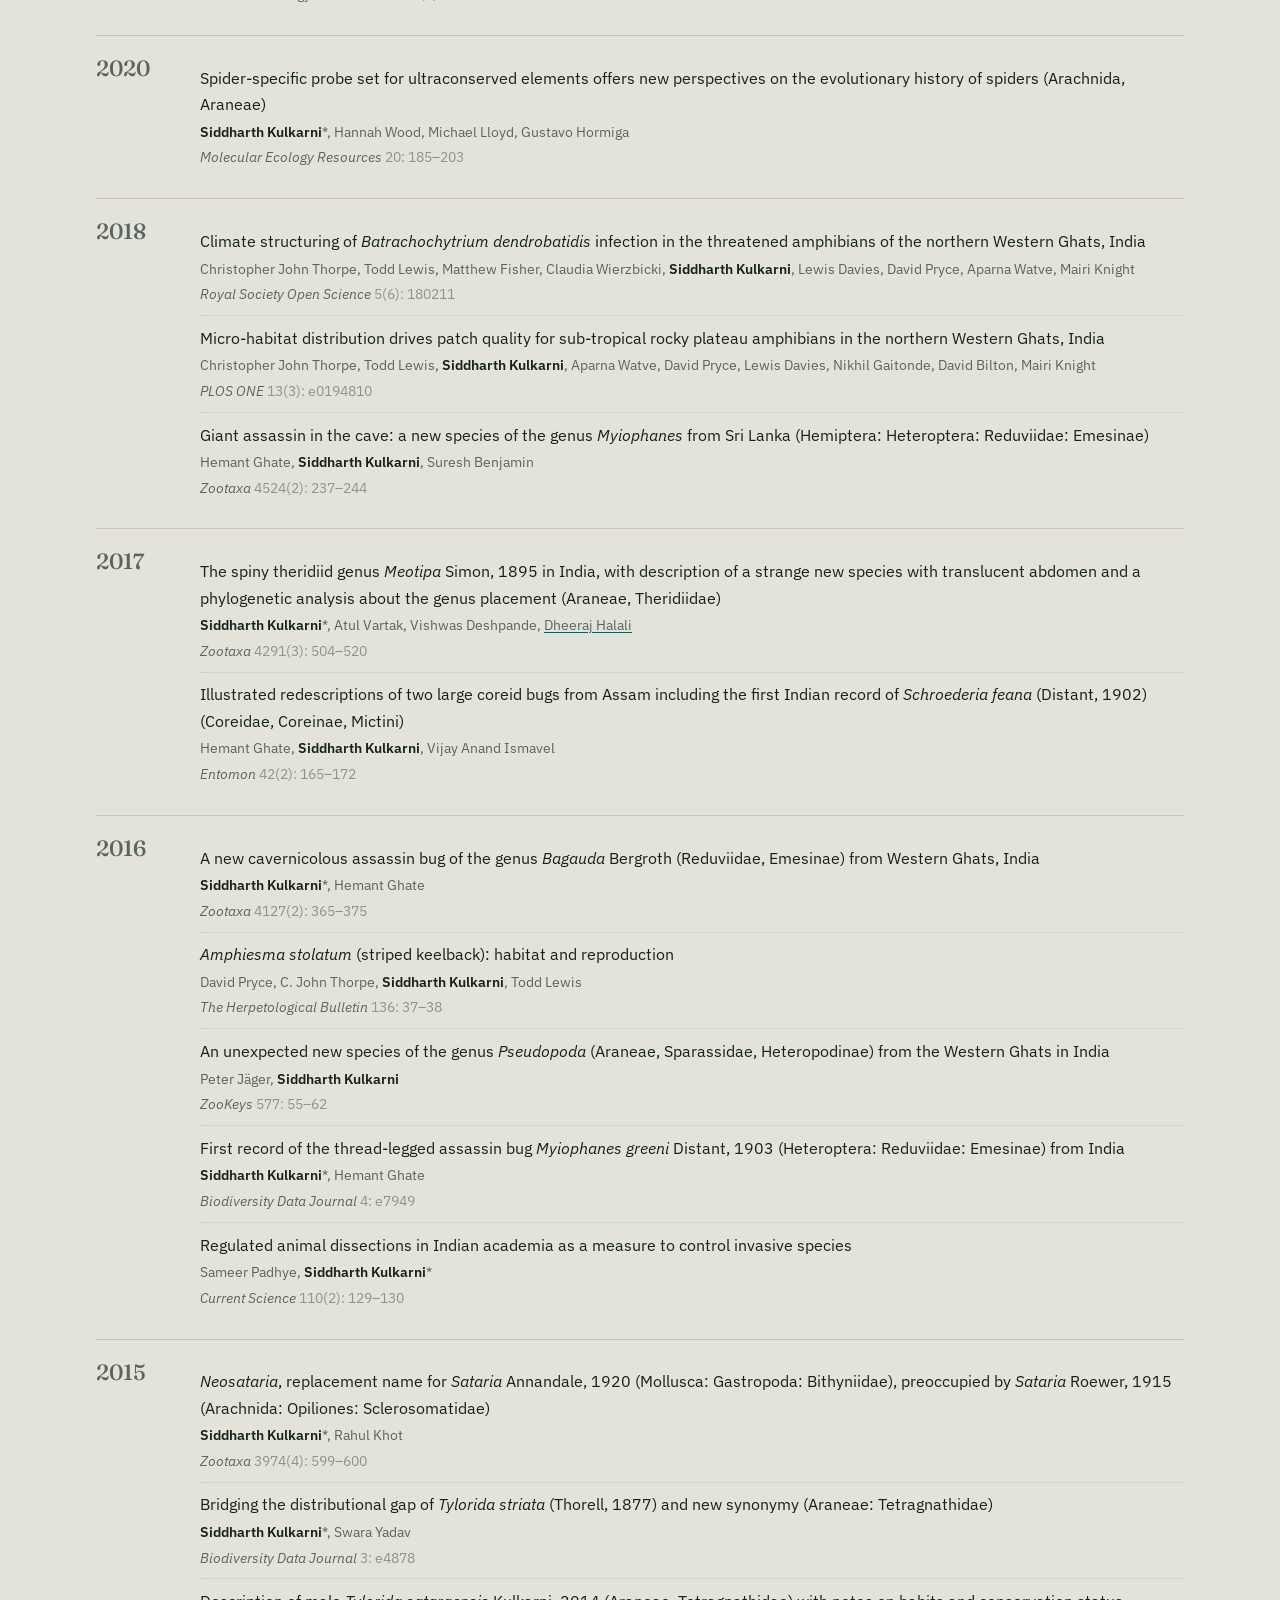
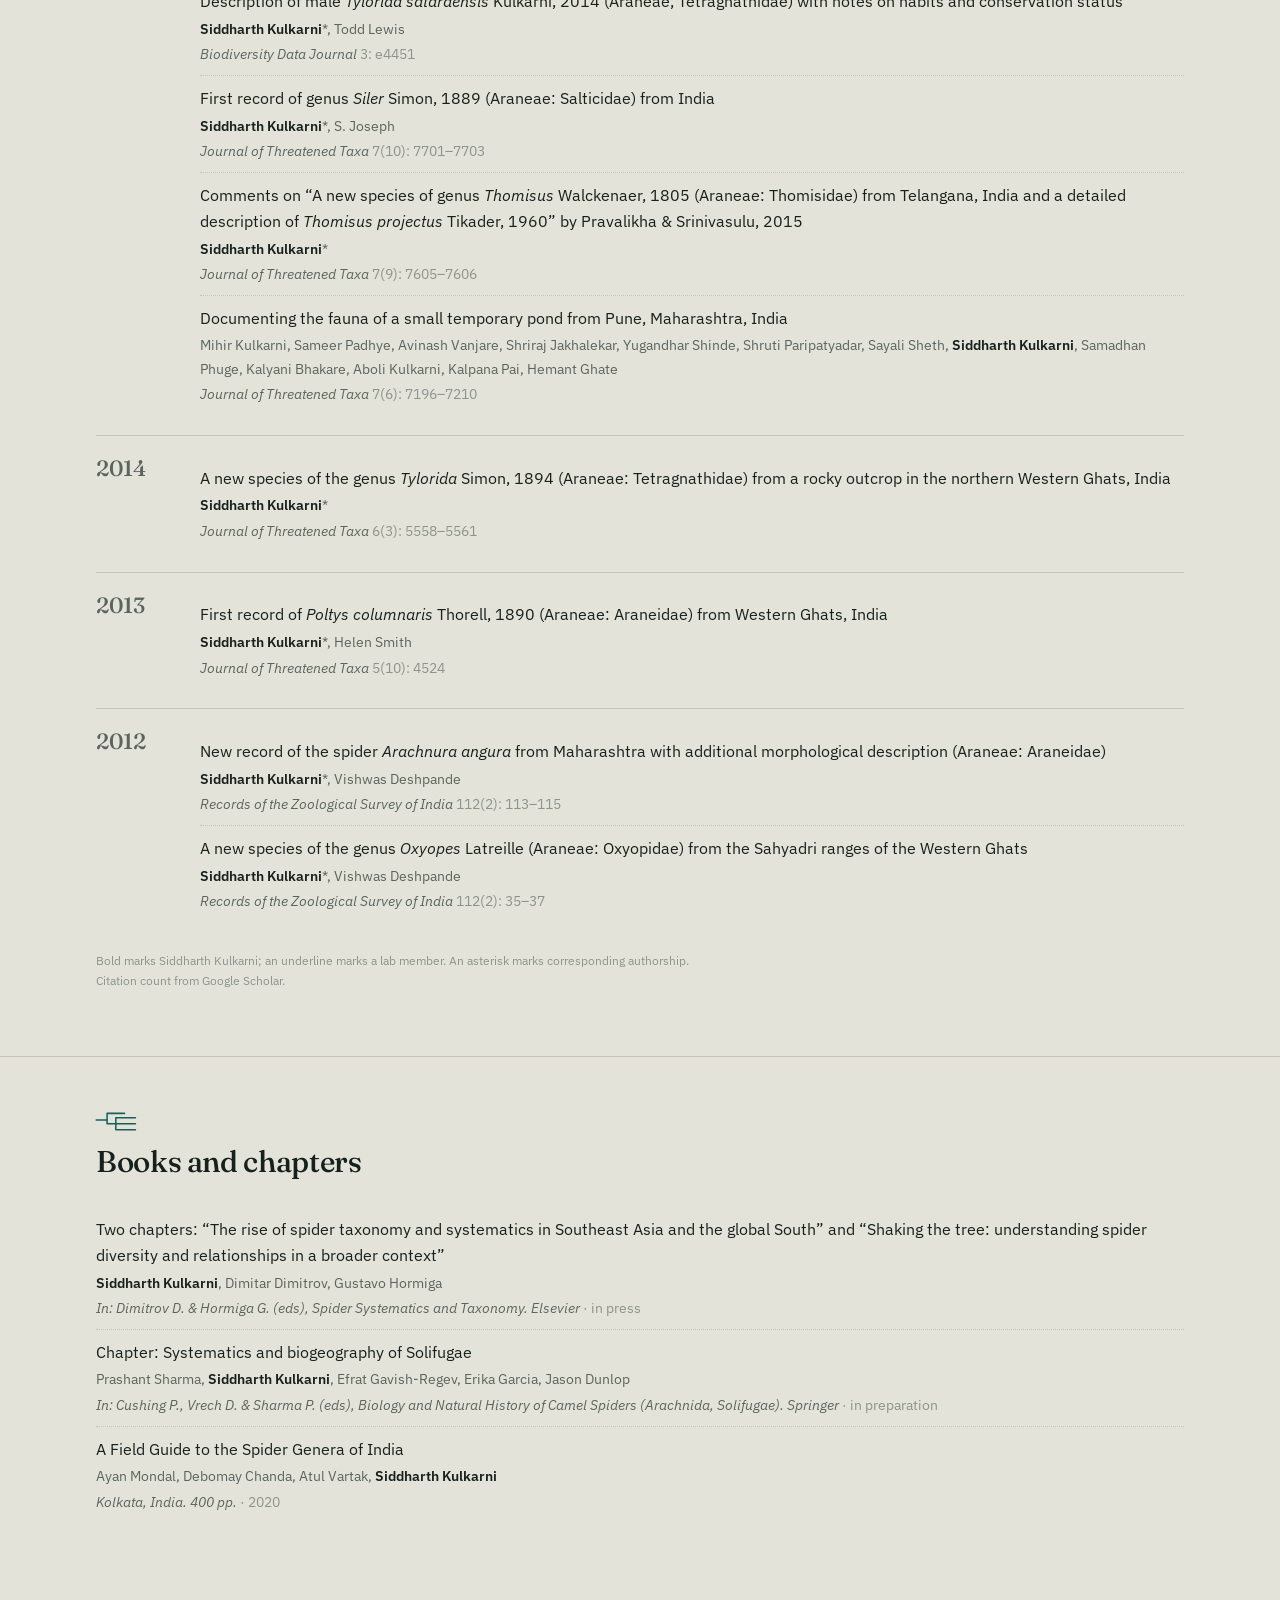
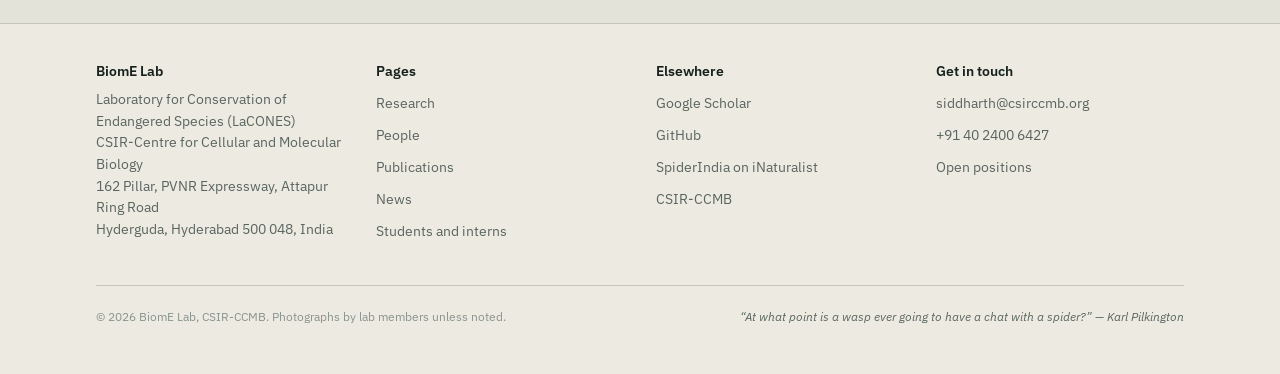
<file: publications.html>
<!doctype html>
<html lang="en">
<head>
<meta charset="utf-8">
<meta name="viewport" content="width=device-width, initial-scale=1">
<title>Publications &mdash; BiomE Lab</title>
<meta name="description" content="Papers, books and chapters from Siddharth Kulkarni and the BiomE Lab on chelicerate genomics, phylogenetics and taxonomy.">
<link rel="canonical" href="https://kulkarni-lab.github.io/publications.html">
<meta property="og:title" content="Publications &mdash; BiomE Lab">
<meta property="og:description" content="Papers, books and chapters from Siddharth Kulkarni and the BiomE Lab on chelicerate genomics, phylogenetics and taxonomy.">
<meta property="og:type" content="website">
<meta property="og:url" content="https://kulkarni-lab.github.io/publications.html">
<meta property="og:image" content="https://kulkarni-lab.github.io/assets/img/og-card.png">
<meta name="twitter:card" content="summary_large_image">
<link rel="icon" href="assets/img/favicon.svg" type="image/svg+xml">
<link rel="preconnect" href="https://fonts.googleapis.com">
<link rel="preconnect" href="https://fonts.gstatic.com" crossorigin>
<link href="https://fonts.googleapis.com/css2?family=Fraunces:opsz,wght@9..144,300..700&family=IBM+Plex+Sans:ital,wght@0,400;0,500;0,600;1,400&display=swap" rel="stylesheet">
<link rel="stylesheet" href="assets/css/style.css">
</head>
<body>
<a class="skip" href="#main">Skip to content</a>

<header class="site-header">
  <div class="shell header-inner">
    <a class="wordmark" href="index.html">
      <svg viewBox="0 0 100 100" class="mark" aria-hidden="true" focusable="false">
  <g fill="none" stroke="currentColor" stroke-width="3.6" stroke-linecap="round">
    <path d="M44 50 H11"/>
    <path d="M52.5 44.6 L66.5 14.7"/>
    <path d="M54.1 45.7 L76.9 21.7"/>
    <path d="M55.3 47.2 L84.5 31.8"/>
    <path d="M55.9 49.0 L88.5 43.7"/>
    <path d="M55.9 51.0 L88.5 56.3"/>
    <path d="M55.3 52.8 L84.5 68.2"/>
    <path d="M54.1 54.3 L76.9 78.3"/>
    <path d="M52.5 55.4 L66.5 85.3"/>
  </g>
  <circle cx="50" cy="50" r="4.6" fill="currentColor"/>
  <circle class="mark-lone" cx="10" cy="50" r="5.4"/>
  <circle class="mark-tip" cx="66.9" cy="13.7" r="5.4"/>
  <circle class="mark-tip" cx="77.6" cy="21.0" r="5.4"/>
  <circle class="mark-tip" cx="85.4" cy="31.3" r="5.4"/>
  <circle class="mark-tip" cx="89.5" cy="43.5" r="5.4"/>
  <circle class="mark-tip" cx="89.5" cy="56.5" r="5.4"/>
  <circle class="mark-tip" cx="85.4" cy="68.7" r="5.4"/>
  <circle class="mark-tip" cx="77.6" cy="79.0" r="5.4"/>
  <circle class="mark-tip" cx="66.9" cy="86.3" r="5.4"/>
</svg>
      <span class="wordmark-text">
        <span class="wordmark-name">BiomE Lab</span>
        <span class="wordmark-sub">Biodiversity Genomics &amp; Evolution &middot; CSIR-CCMB</span>
      </span>
    </a>
    <button class="nav-toggle" type="button" aria-expanded="false" aria-controls="primary-nav">Menu</button>
    <nav class="nav" id="primary-nav" aria-label="Primary">
      <a href="research.html">Research</a>
      <a href="people.html">People</a>
      <a href="publications.html" aria-current="page">Publications</a>
      <a href="news.html">News</a>
      <a href="spiderindia.html">SpiderIndia</a>
      <a href="join.html">Join us</a>
      <a href="students.html">Students</a>
      <a href="contact.html">Contact</a>
    </nav>
  </div>
</header>

<main id="main">

<div class="shell page-head">
  <h1>Publications</h1>
  <p class="lede">Forty-two papers on chelicerate phylogenomics, comparative genomics and taxonomy,
    plus work on amphibians, assassin bugs and the practice of taxonomy itself.</p>
</div>

<section class="section">
  <div class="shell">
    <div class="pub-controls" data-pub-controls></div>
    <p class="small muted" data-pub-count></p>
    <div data-publications></div>
    <p class="legend">Bold marks Siddharth Kulkarni; an underline marks a lab member. An asterisk
      marks corresponding authorship. Citation count from Google Scholar.</p>
  </div>
</section>

<section class="section">
  <div class="shell">
    <div class="section-head">
      <svg class="branch" viewBox="0 0 40 22" aria-hidden="true"><path d="M0 10 H10 M10 4 V13.5 M10 4 H26 M10 13.5 H18 M18 8 V19 M18 8 H36 M18 13.5 H36 M18 19 H36"/></svg>
      <h2>Books and chapters</h2>
    </div>
    <div data-books></div>
  </div>
</section>
</main>

<footer class="site-footer">
  <div class="shell">
    <div class="footer-grid">
      <div>
        <h4>BiomE Lab</h4>
        <address>
          Laboratory for Conservation of Endangered Species (LaCONES)<br>
          CSIR-Centre for Cellular and Molecular Biology<br>
          162 Pillar, PVNR Expressway, Attapur Ring Road<br>
          Hyderguda, Hyderabad 500 048, India
        </address>
      </div>
      <div>
        <h4>Pages</h4>
        <ul>
          <li><a href="research.html">Research</a></li>
          <li><a href="people.html">People</a></li>
          <li><a href="publications.html">Publications</a></li>
          <li><a href="news.html">News</a></li>
          <li><a href="students.html">Students and interns</a></li>
        </ul>
      </div>
      <div>
        <h4>Elsewhere</h4>
        <ul>
          <li><a href="https://scholar.google.co.in/citations?user=xo9jTM0AAAAJ&amp;hl=en">Google Scholar</a></li>
          <li><a href="https://github.com/kulkarni-lab">GitHub</a></li>
          <li><a href="https://www.inaturalist.org/projects/spiderindia">SpiderIndia on iNaturalist</a></li>
          <li><a href="https://www.ccmb.res.in/">CSIR-CCMB</a></li>
        </ul>
      </div>
      <div>
        <h4>Get in touch</h4>
        <ul>
          <li><a href="mailto:siddharth@csirccmb.org">siddharth@csirccmb.org</a></li>
          <li><a href="tel:+914024006427">+91 40 2400 6427</a></li>
          <li><a href="join.html">Open positions</a></li>
        </ul>
      </div>
    </div>
    <div class="colophon">
      <span>&copy; <span id="year">2026</span> BiomE Lab, CSIR-CCMB. Photographs by lab members unless noted.</span>
      <em>&ldquo;At what point is a wasp ever going to have a chat with a spider?&rdquo; &mdash; Karl Pilkington</em>
    </div>
  </div>
</footer>

<script src="data/publications.js"></script>
<script src="data/people.js"></script>
<script src="data/projects.js"></script>
<script src="data/news.js"></script>
<script src="assets/js/site.js"></script>
</body>
</html>
</file>
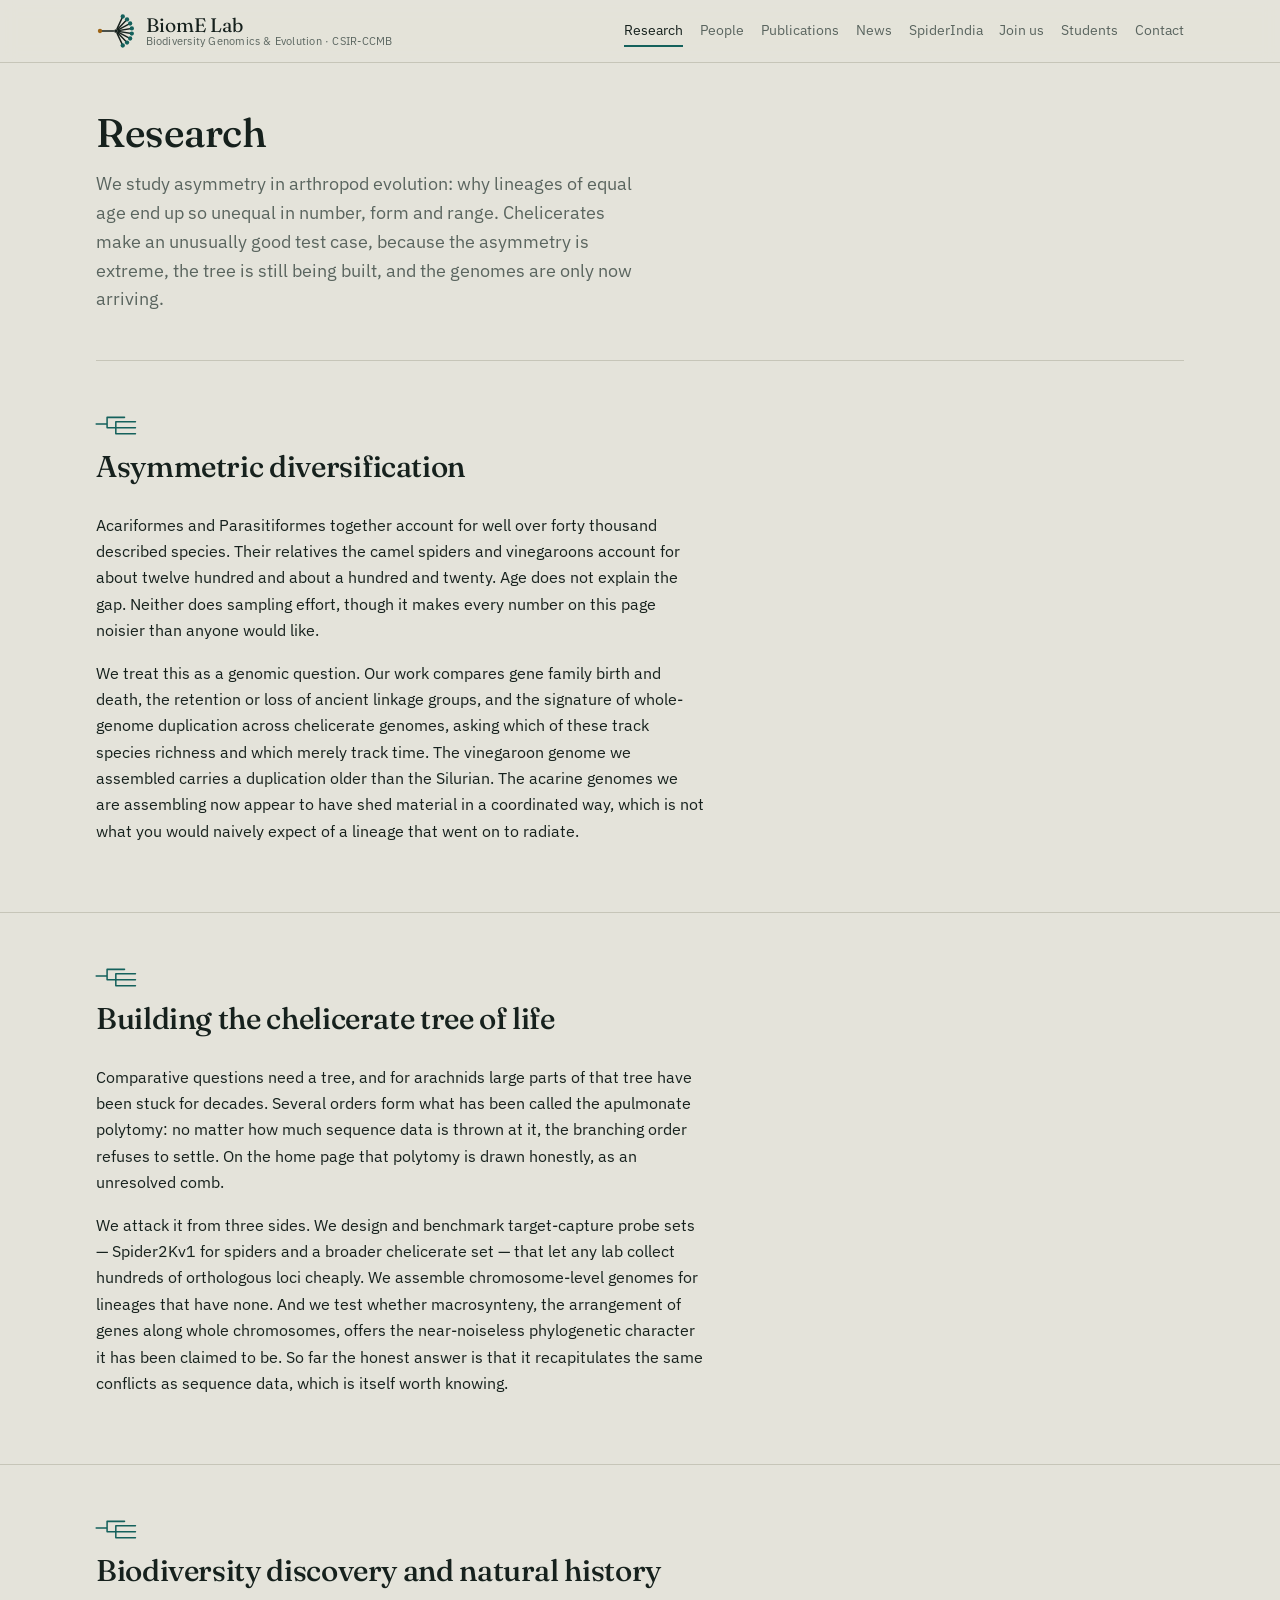
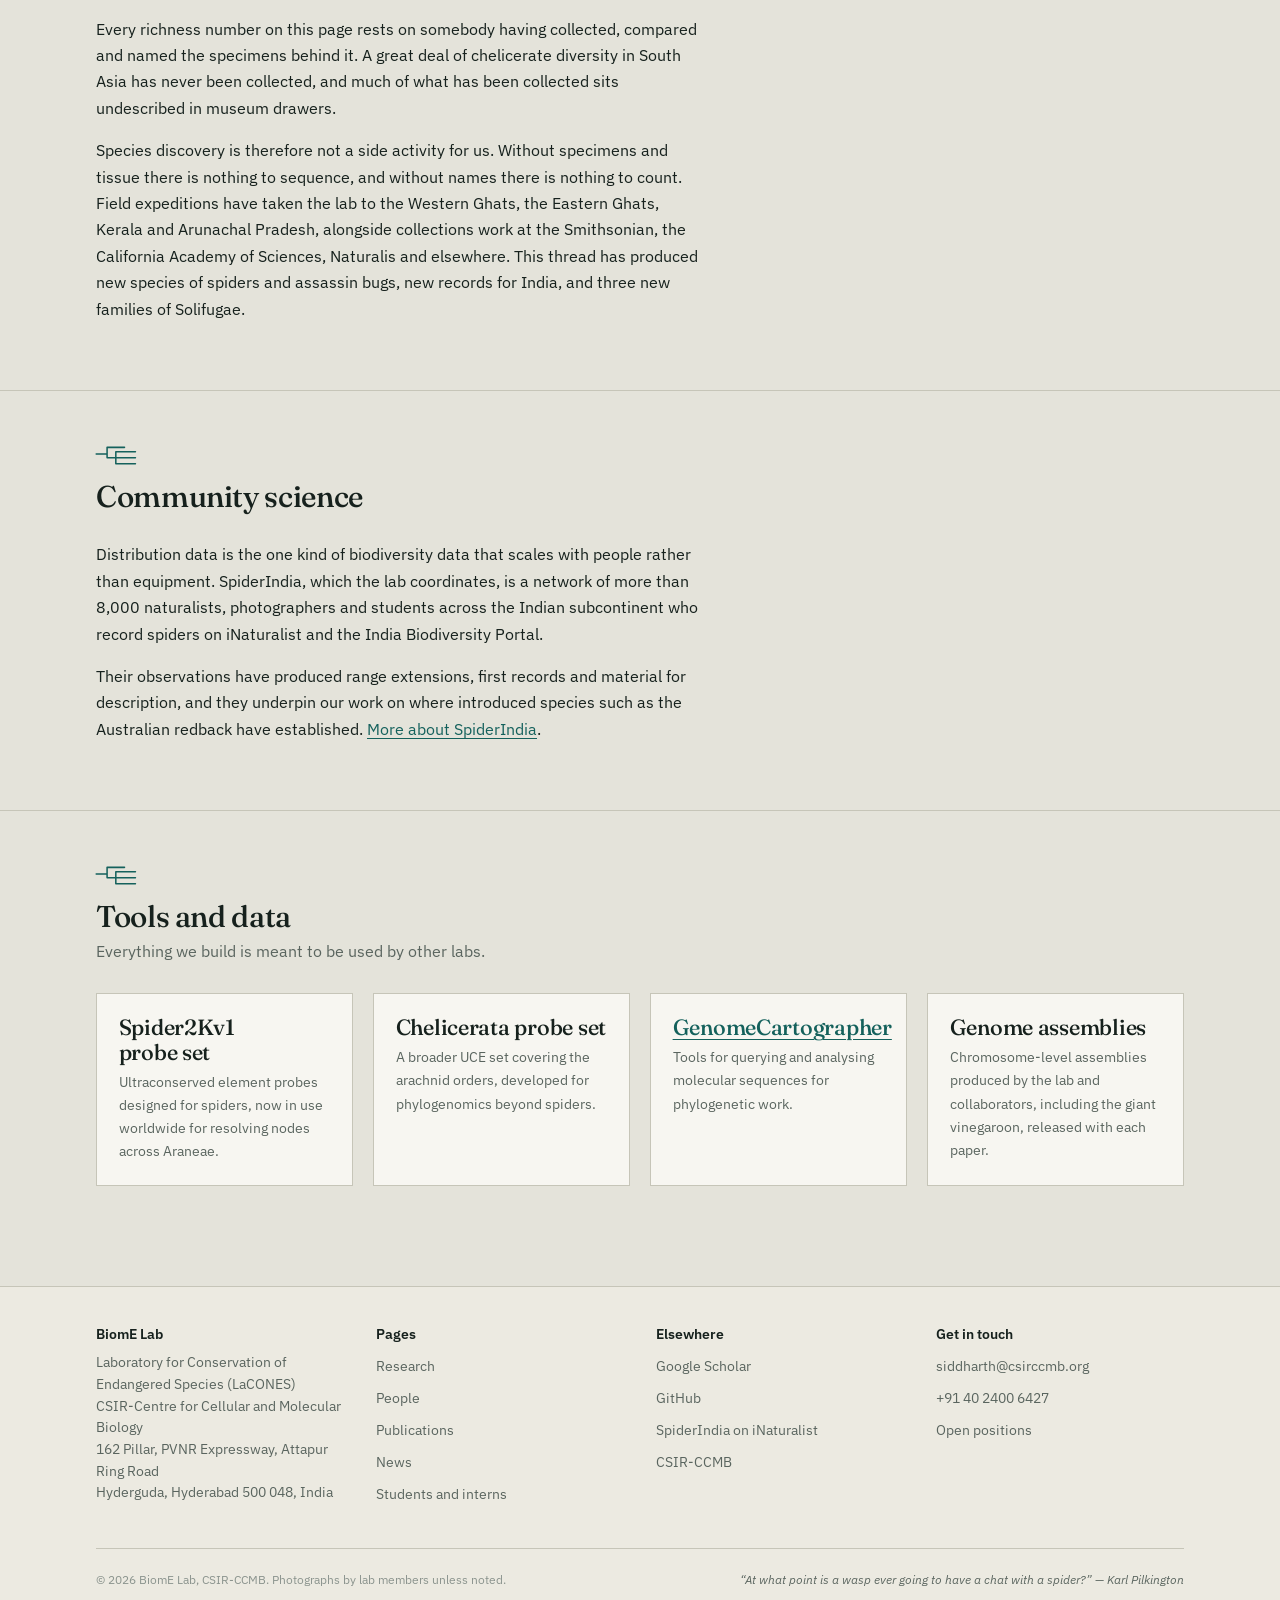
<file: research.html>
<!doctype html>
<html lang="en">
<head>
<meta charset="utf-8">
<meta name="viewport" content="width=device-width, initial-scale=1">
<title>Research &mdash; BiomE Lab</title>
<meta name="description" content="Asymmetric diversification, chelicerate phylogenomics, biodiversity discovery and community science at the BiomE Lab, CSIR-CCMB.">
<link rel="canonical" href="https://sskspider.com/research.html">
<meta property="og:title" content="Research &mdash; BiomE Lab">
<meta property="og:description" content="Asymmetric diversification, chelicerate phylogenomics, biodiversity discovery and community science at the BiomE Lab, CSIR-CCMB.">
<meta property="og:type" content="website">
<meta property="og:url" content="https://sskspider.com/research.html">
<meta property="og:image" content="https://sskspider.com/assets/img/og-card.png">
<meta name="twitter:card" content="summary_large_image">
<link rel="icon" href="assets/img/favicon.svg" type="image/svg+xml">
<link rel="preconnect" href="https://fonts.googleapis.com">
<link rel="preconnect" href="https://fonts.gstatic.com" crossorigin>
<link href="https://fonts.googleapis.com/css2?family=Fraunces:opsz,wght@9..144,300..700&family=IBM+Plex+Sans:ital,wght@0,400;0,500;0,600;1,400&display=swap" rel="stylesheet">
<link rel="stylesheet" href="assets/css/style.css">
</head>
<body>
<a class="skip" href="#main">Skip to content</a>

<header class="site-header">
  <div class="shell header-inner">
    <a class="wordmark" href="index.html">
      <svg viewBox="0 0 100 100" class="mark" aria-hidden="true" focusable="false">
  <g fill="none" stroke="currentColor" stroke-width="3.6" stroke-linecap="round">
    <path d="M44 50 H11"/>
    <path d="M52.5 44.6 L66.5 14.7"/>
    <path d="M54.1 45.7 L76.9 21.7"/>
    <path d="M55.3 47.2 L84.5 31.8"/>
    <path d="M55.9 49.0 L88.5 43.7"/>
    <path d="M55.9 51.0 L88.5 56.3"/>
    <path d="M55.3 52.8 L84.5 68.2"/>
    <path d="M54.1 54.3 L76.9 78.3"/>
    <path d="M52.5 55.4 L66.5 85.3"/>
  </g>
  <circle cx="50" cy="50" r="4.6" fill="currentColor"/>
  <circle class="mark-lone" cx="10" cy="50" r="5.4"/>
  <circle class="mark-tip" cx="66.9" cy="13.7" r="5.4"/>
  <circle class="mark-tip" cx="77.6" cy="21.0" r="5.4"/>
  <circle class="mark-tip" cx="85.4" cy="31.3" r="5.4"/>
  <circle class="mark-tip" cx="89.5" cy="43.5" r="5.4"/>
  <circle class="mark-tip" cx="89.5" cy="56.5" r="5.4"/>
  <circle class="mark-tip" cx="85.4" cy="68.7" r="5.4"/>
  <circle class="mark-tip" cx="77.6" cy="79.0" r="5.4"/>
  <circle class="mark-tip" cx="66.9" cy="86.3" r="5.4"/>
</svg>
      <span class="wordmark-text">
        <span class="wordmark-name">BiomE Lab</span>
        <span class="wordmark-sub">Biodiversity Genomics &amp; Evolution &middot; CSIR-CCMB</span>
      </span>
    </a>
    <button class="nav-toggle" type="button" aria-expanded="false" aria-controls="primary-nav">Menu</button>
    <nav class="nav" id="primary-nav" aria-label="Primary">
      <a href="research.html" aria-current="page">Research</a>
      <a href="people.html">People</a>
      <a href="publications.html">Publications</a>
      <a href="news.html">News</a>
      <a href="spiderindia.html">SpiderIndia</a>
      <a href="join.html">Join us</a>
      <a href="students.html">Students</a>
      <a href="contact.html">Contact</a>
    </nav>
  </div>
</header>

<main id="main">

<div class="shell page-head">
  <h1>Research</h1>
  <p class="lede">We study asymmetry in arthropod evolution: why lineages of equal age end up so
    unequal in number, form and range. Chelicerates make an unusually good test case, because the
    asymmetry is extreme, the tree is still being built, and the genomes are only now arriving.</p>
</div>

<section class="section" id="asymmetry">
  <div class="shell">
    <div class="section-head">
      <svg class="branch" viewBox="0 0 40 22" aria-hidden="true"><path d="M0 10 H10 M10 4 V13.5 M10 4 H26 M10 13.5 H18 M18 8 V19 M18 8 H36 M18 13.5 H36 M18 19 H36"/></svg>
      <h2>Asymmetric diversification</h2>
    </div>
    <div class="measure">
      <p>Acariformes and Parasitiformes together account for well over forty thousand described
        species. Their relatives the camel spiders and vinegaroons account for about twelve hundred
        and about a hundred and twenty. Age does not explain the gap. Neither does sampling effort,
        though it makes every number on this page noisier than anyone would like.</p>
      <p>We treat this as a genomic question. Our work compares gene family birth and death, the
        retention or loss of ancient linkage groups, and the signature of whole-genome duplication
        across chelicerate genomes, asking which of these track species richness and which merely
        track time. The vinegaroon genome we assembled carries a duplication older than the
        Silurian. The acarine genomes we are assembling now appear to have shed material in a
        coordinated way, which is not what you would naively expect of a lineage that went on to
        radiate.</p>
    </div>
  </div>
</section>

<section class="section" id="tree">
  <div class="shell">
    <div class="section-head">
      <svg class="branch" viewBox="0 0 40 22" aria-hidden="true"><path d="M0 10 H10 M10 4 V13.5 M10 4 H26 M10 13.5 H18 M18 8 V19 M18 8 H36 M18 13.5 H36 M18 19 H36"/></svg>
      <h2>Building the chelicerate tree of life</h2>
    </div>
    <div class="measure">
      <p>Comparative questions need a tree, and for arachnids large parts of that tree have been
        stuck for decades. Several orders form what has been called the apulmonate polytomy: no
        matter how much sequence data is thrown at it, the branching order refuses to settle. On the
        home page that polytomy is drawn honestly, as an unresolved comb.</p>
      <p>We attack it from three sides. We design and benchmark target-capture probe sets &mdash;
        Spider2Kv1 for spiders and a broader chelicerate set &mdash; that let any lab collect
        hundreds of orthologous loci cheaply. We assemble chromosome-level genomes for lineages that
        have none. And we test whether macrosynteny, the arrangement of genes along whole
        chromosomes, offers the near-noiseless phylogenetic character it has been claimed to be. So
        far the honest answer is that it recapitulates the same conflicts as sequence data, which is
        itself worth knowing.</p>
    </div>
  </div>
</section>

<section class="section" id="discovery">
  <div class="shell">
    <div class="section-head">
      <svg class="branch" viewBox="0 0 40 22" aria-hidden="true"><path d="M0 10 H10 M10 4 V13.5 M10 4 H26 M10 13.5 H18 M18 8 V19 M18 8 H36 M18 13.5 H36 M18 19 H36"/></svg>
      <h2>Biodiversity discovery and natural history</h2>
    </div>
    <div class="measure">
      <p>Every richness number on this page rests on somebody having collected, compared and named
        the specimens behind it. A great deal of chelicerate diversity in South Asia has never been
        collected, and much of what has been collected sits undescribed in museum drawers.</p>
      <p>Species discovery is therefore not a side activity for us. Without specimens and tissue
        there is nothing to sequence, and without names there is nothing to count. Field expeditions
        have taken the lab to the Western Ghats, the Eastern Ghats, Kerala and Arunachal Pradesh,
        alongside collections work at the Smithsonian, the California Academy of Sciences, Naturalis
        and elsewhere. This thread has produced new species of spiders and assassin bugs, new records
        for India, and three new families of Solifugae.</p>
    </div>
  </div>
</section>

<section class="section" id="community">
  <div class="shell">
    <div class="section-head">
      <svg class="branch" viewBox="0 0 40 22" aria-hidden="true"><path d="M0 10 H10 M10 4 V13.5 M10 4 H26 M10 13.5 H18 M18 8 V19 M18 8 H36 M18 13.5 H36 M18 19 H36"/></svg>
      <h2>Community science</h2>
    </div>
    <div class="measure">
      <p>Distribution data is the one kind of biodiversity data that scales with people rather than
        equipment. SpiderIndia, which the lab coordinates, is a network of more than 8,000
        naturalists, photographers and students across the Indian subcontinent who record spiders on
        iNaturalist and the India Biodiversity Portal.</p>
      <p>Their observations have produced range extensions, first records and material for
        description, and they underpin our work on where introduced species such as the Australian
        redback have established. <a href="spiderindia.html">More about SpiderIndia</a>.</p>
    </div>
  </div>
</section>

<section class="section">
  <div class="shell">
    <div class="section-head">
      <svg class="branch" viewBox="0 0 40 22" aria-hidden="true"><path d="M0 10 H10 M10 4 V13.5 M10 4 H26 M10 13.5 H18 M18 8 V19 M18 8 H36 M18 13.5 H36 M18 19 H36"/></svg>
      <h2>Tools and data</h2>
      <p>Everything we build is meant to be used by other labs.</p>
    </div>
    <div class="grid grid-3">
      <article class="card">
        <h3>Spider2Kv1 probe set</h3>
        <p>Ultraconserved element probes designed for spiders, now in use worldwide for resolving
          nodes across Araneae.</p>
      </article>
      <article class="card">
        <h3>Chelicerata probe set</h3>
        <p>A broader UCE set covering the arachnid orders, developed for phylogenomics beyond
          spiders.</p>
      </article>
      <article class="card">
        <h3><a href="https://github.com/kulkarni-lab/GenomeCartographer/tree/main">GenomeCartographer</a></h3>
        <p>Tools for querying and analysing molecular sequences for phylogenetic work.</p>
      </article>
      <article class="card">
        <h3>Genome assemblies</h3>
        <p>Chromosome-level assemblies produced by the lab and collaborators, including the giant
          vinegaroon, released with each paper.</p>
      </article>
    </div>
  </div>
</section>
</main>

<footer class="site-footer">
  <div class="shell">
    <div class="footer-grid">
      <div>
        <h4>BiomE Lab</h4>
        <address>
          Laboratory for Conservation of Endangered Species (LaCONES)<br>
          CSIR-Centre for Cellular and Molecular Biology<br>
          162 Pillar, PVNR Expressway, Attapur Ring Road<br>
          Hyderguda, Hyderabad 500 048, India
        </address>
      </div>
      <div>
        <h4>Pages</h4>
        <ul>
          <li><a href="research.html">Research</a></li>
          <li><a href="people.html">People</a></li>
          <li><a href="publications.html">Publications</a></li>
          <li><a href="news.html">News</a></li>
          <li><a href="students.html">Students and interns</a></li>
        </ul>
      </div>
      <div>
        <h4>Elsewhere</h4>
        <ul>
          <li><a href="https://scholar.google.co.in/citations?user=xo9jTM0AAAAJ&amp;hl=en">Google Scholar</a></li>
          <li><a href="https://github.com/kulkarni-lab">GitHub</a></li>
          <li><a href="https://www.inaturalist.org/projects/spiderindia">SpiderIndia on iNaturalist</a></li>
          <li><a href="https://www.ccmb.res.in/">CSIR-CCMB</a></li>
        </ul>
      </div>
      <div>
        <h4>Get in touch</h4>
        <ul>
          <li><a href="mailto:siddharth@csirccmb.org">siddharth@csirccmb.org</a></li>
          <li><a href="tel:+914024006427">+91 40 2400 6427</a></li>
          <li><a href="join.html">Open positions</a></li>
        </ul>
      </div>
    </div>
    <div class="colophon">
      <span>&copy; <span id="year">2026</span> BiomE Lab, CSIR-CCMB. Photographs by lab members unless noted.</span>
      <em>&ldquo;At what point is a wasp ever going to have a chat with a spider?&rdquo; &mdash; Karl Pilkington</em>
    </div>
  </div>
</footer>

<script src="data/publications.js"></script>
<script src="data/people.js"></script>
<script src="data/projects.js"></script>
<script src="data/news.js"></script>
<script src="assets/js/site.js"></script>
</body>
</html>
</file>
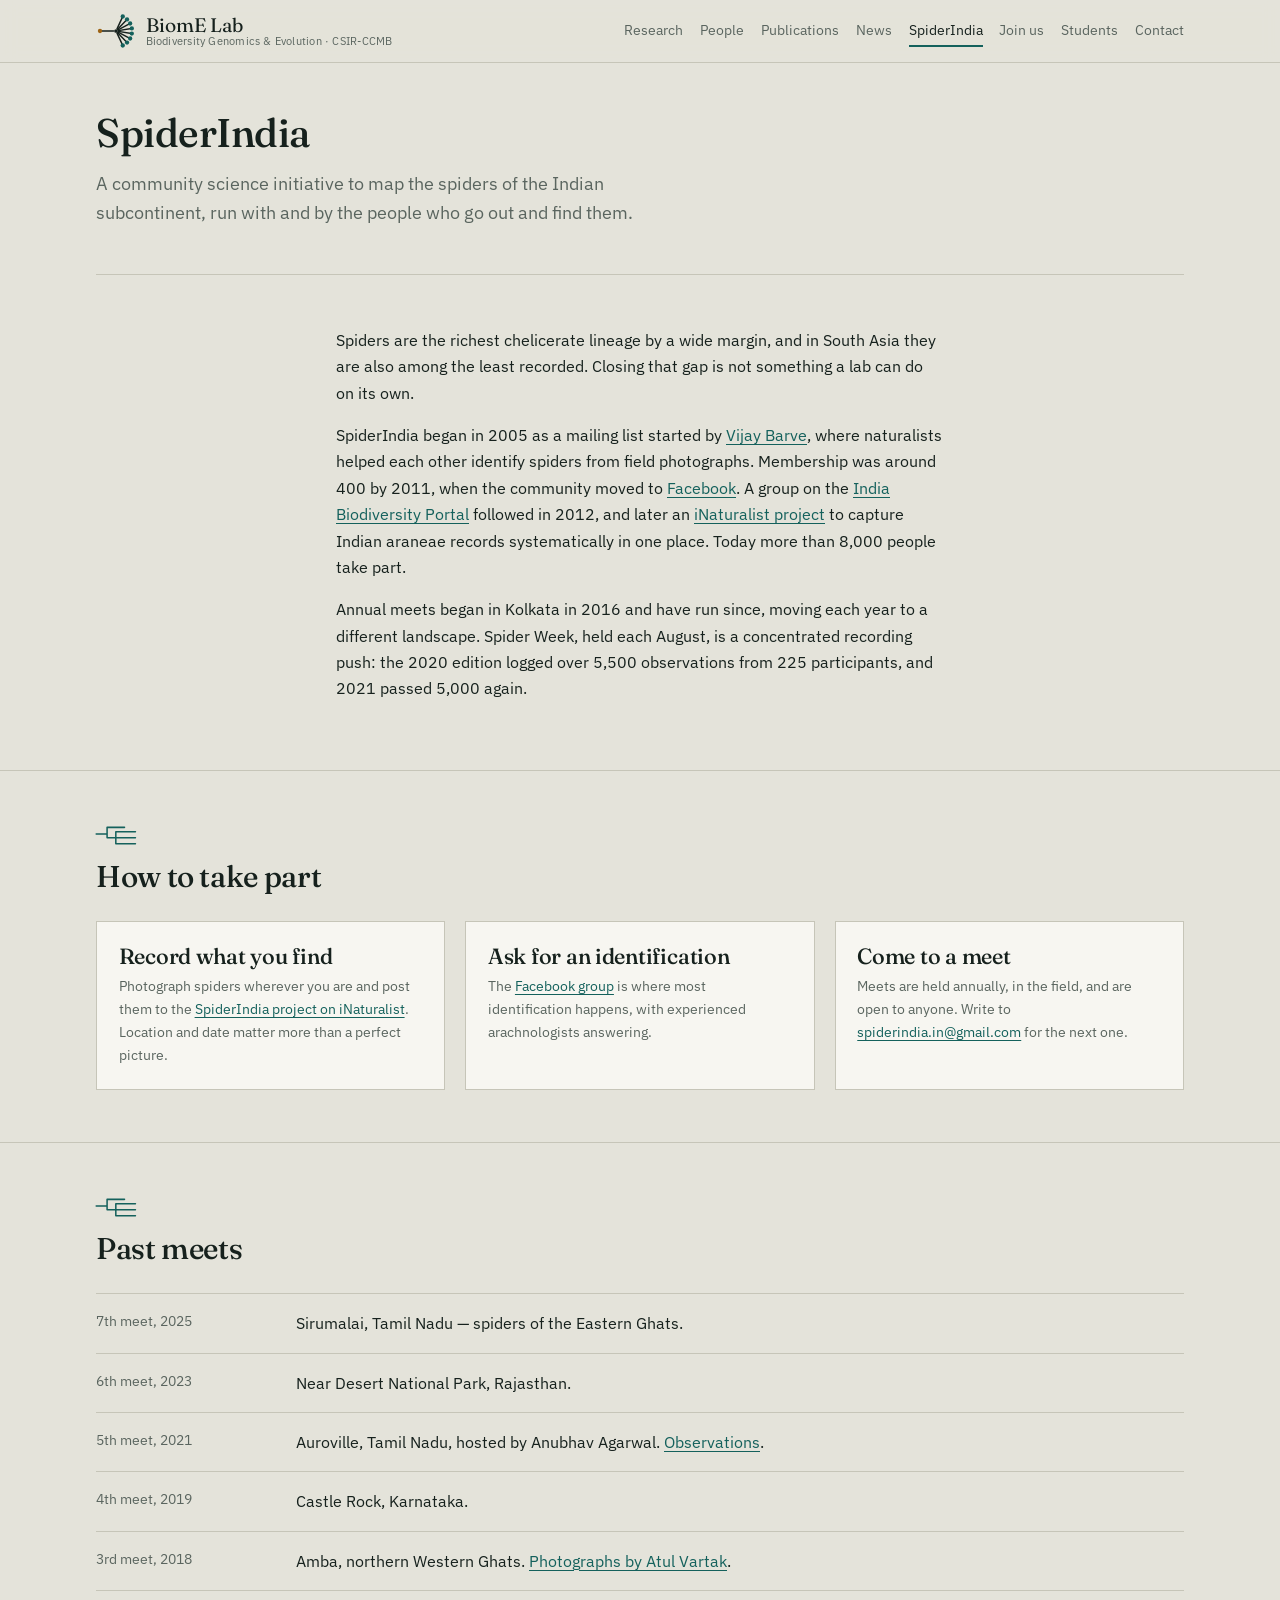
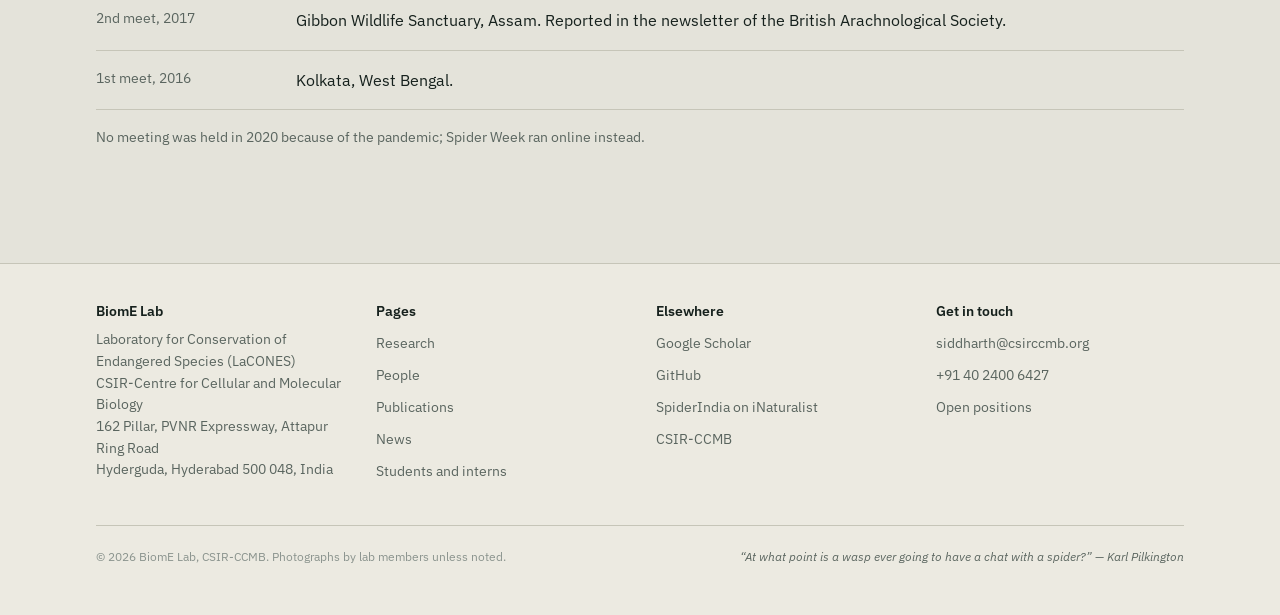
<file: spiderindia.html>
<!doctype html>
<html lang="en">
<head>
<meta charset="utf-8">
<meta name="viewport" content="width=device-width, initial-scale=1">
<title>SpiderIndia &mdash; BiomE Lab</title>
<meta name="description" content="SpiderIndia is a community science initiative mapping the spiders of the Indian subcontinent with more than 8,000 participants.">
<link rel="canonical" href="https://sskspider.com/spiderindia.html">
<meta property="og:title" content="SpiderIndia &mdash; BiomE Lab">
<meta property="og:description" content="SpiderIndia is a community science initiative mapping the spiders of the Indian subcontinent with more than 8,000 participants.">
<meta property="og:type" content="website">
<meta property="og:url" content="https://sskspider.com/spiderindia.html">
<meta property="og:image" content="https://sskspider.com/assets/img/og-card.png">
<meta name="twitter:card" content="summary_large_image">
<link rel="icon" href="assets/img/favicon.svg" type="image/svg+xml">
<link rel="preconnect" href="https://fonts.googleapis.com">
<link rel="preconnect" href="https://fonts.gstatic.com" crossorigin>
<link href="https://fonts.googleapis.com/css2?family=Fraunces:opsz,wght@9..144,300..700&family=IBM+Plex+Sans:ital,wght@0,400;0,500;0,600;1,400&display=swap" rel="stylesheet">
<link rel="stylesheet" href="assets/css/style.css">
</head>
<body>
<a class="skip" href="#main">Skip to content</a>

<header class="site-header">
  <div class="shell header-inner">
    <a class="wordmark" href="index.html">
      <svg viewBox="0 0 100 100" class="mark" aria-hidden="true" focusable="false">
  <g fill="none" stroke="currentColor" stroke-width="3.6" stroke-linecap="round">
    <path d="M44 50 H11"/>
    <path d="M52.5 44.6 L66.5 14.7"/>
    <path d="M54.1 45.7 L76.9 21.7"/>
    <path d="M55.3 47.2 L84.5 31.8"/>
    <path d="M55.9 49.0 L88.5 43.7"/>
    <path d="M55.9 51.0 L88.5 56.3"/>
    <path d="M55.3 52.8 L84.5 68.2"/>
    <path d="M54.1 54.3 L76.9 78.3"/>
    <path d="M52.5 55.4 L66.5 85.3"/>
  </g>
  <circle cx="50" cy="50" r="4.6" fill="currentColor"/>
  <circle class="mark-lone" cx="10" cy="50" r="5.4"/>
  <circle class="mark-tip" cx="66.9" cy="13.7" r="5.4"/>
  <circle class="mark-tip" cx="77.6" cy="21.0" r="5.4"/>
  <circle class="mark-tip" cx="85.4" cy="31.3" r="5.4"/>
  <circle class="mark-tip" cx="89.5" cy="43.5" r="5.4"/>
  <circle class="mark-tip" cx="89.5" cy="56.5" r="5.4"/>
  <circle class="mark-tip" cx="85.4" cy="68.7" r="5.4"/>
  <circle class="mark-tip" cx="77.6" cy="79.0" r="5.4"/>
  <circle class="mark-tip" cx="66.9" cy="86.3" r="5.4"/>
</svg>
      <span class="wordmark-text">
        <span class="wordmark-name">BiomE Lab</span>
        <span class="wordmark-sub">Biodiversity Genomics &amp; Evolution &middot; CSIR-CCMB</span>
      </span>
    </a>
    <button class="nav-toggle" type="button" aria-expanded="false" aria-controls="primary-nav">Menu</button>
    <nav class="nav" id="primary-nav" aria-label="Primary">
      <a href="research.html">Research</a>
      <a href="people.html">People</a>
      <a href="publications.html">Publications</a>
      <a href="news.html">News</a>
      <a href="spiderindia.html" aria-current="page">SpiderIndia</a>
      <a href="join.html">Join us</a>
      <a href="students.html">Students</a>
      <a href="contact.html">Contact</a>
    </nav>
  </div>
</header>

<main id="main">

<div class="shell page-head">
  <h1>SpiderIndia</h1>
  <p class="lede">A community science initiative to map the spiders of the Indian subcontinent, run
    with and by the people who go out and find them.</p>
</div>

<section class="section">
  <div class="shell measure">
    <p>Spiders are the richest chelicerate lineage by a wide margin, and in South Asia they are also
      among the least recorded. Closing that gap is not something a lab can do on its own.</p>
    <p>SpiderIndia began in 2005 as a mailing list started by
      <a href="http://vijaybarve.net/">Vijay Barve</a>, where naturalists helped each other identify
      spiders from field photographs. Membership was around 400 by 2011, when the community moved to
      <a href="https://www.facebook.com/groups/SpiderIndia/">Facebook</a>. A group on the
      <a href="https://indiabiodiversity.org/group/spiderindia/show">India Biodiversity Portal</a>
      followed in 2012, and later an
      <a href="https://www.inaturalist.org/projects/spiderindia">iNaturalist project</a> to capture
      Indian araneae records systematically in one place. Today more than 8,000 people take part.</p>
    <p>Annual meets began in Kolkata in 2016 and have run since, moving each year to a different
      landscape. Spider Week, held each August, is a concentrated recording push: the 2020 edition
      logged over 5,500 observations from 225 participants, and 2021 passed 5,000 again.</p>
  </div>
</section>

<section class="section">
  <div class="shell">
    <div class="section-head">
      <svg class="branch" viewBox="0 0 40 22" aria-hidden="true"><path d="M0 10 H10 M10 4 V13.5 M10 4 H26 M10 13.5 H18 M18 8 V19 M18 8 H36 M18 13.5 H36 M18 19 H36"/></svg>
      <h2>How to take part</h2>
    </div>
    <div class="grid grid-3">
      <article class="card">
        <h3>Record what you find</h3>
        <p>Photograph spiders wherever you are and post them to the
          <a href="https://www.inaturalist.org/projects/spiderindia">SpiderIndia project on
          iNaturalist</a>. Location and date matter more than a perfect picture.</p>
      </article>
      <article class="card">
        <h3>Ask for an identification</h3>
        <p>The <a href="https://www.facebook.com/groups/SpiderIndia/">Facebook group</a> is where
          most identification happens, with experienced arachnologists answering.</p>
      </article>
      <article class="card">
        <h3>Come to a meet</h3>
        <p>Meets are held annually, in the field, and are open to anyone. Write to
          <a href="mailto:spiderindia.in@gmail.com">spiderindia.in@gmail.com</a> for the next one.</p>
      </article>
    </div>
  </div>
</section>

<section class="section">
  <div class="shell">
    <div class="section-head">
      <svg class="branch" viewBox="0 0 40 22" aria-hidden="true"><path d="M0 10 H10 M10 4 V13.5 M10 4 H26 M10 13.5 H18 M18 8 V19 M18 8 H36 M18 13.5 H36 M18 19 H36"/></svg>
      <h2>Past meets</h2>
    </div>
    <dl class="rows">
      <div class="row"><dt>7th meet, 2025</dt><dd>Sirumalai, Tamil Nadu &mdash; spiders of the Eastern Ghats.</dd></div>
      <div class="row"><dt>6th meet, 2023</dt><dd>Near Desert National Park, Rajasthan.</dd></div>
      <div class="row"><dt>5th meet, 2021</dt><dd>Auroville, Tamil Nadu, hosted by Anubhav Agarwal.
        <a href="https://www.inaturalist.org/observations?project_id=123867">Observations</a>.</dd></div>
      <div class="row"><dt>4th meet, 2019</dt><dd>Castle Rock, Karnataka.</dd></div>
      <div class="row"><dt>3rd meet, 2018</dt><dd>Amba, northern Western Ghats.
        <a href="https://flic.kr/s/aHsmyqnzpP">Photographs by Atul Vartak</a>.</dd></div>
      <div class="row"><dt>2nd meet, 2017</dt><dd>Gibbon Wildlife Sanctuary, Assam. Reported in the
        newsletter of the British Arachnological Society.</dd></div>
      <div class="row"><dt>1st meet, 2016</dt><dd>Kolkata, West Bengal.</dd></div>
    </dl>
    <p class="small muted" style="margin-top:1rem">No meeting was held in 2020 because of the
      pandemic; Spider Week ran online instead.</p>
  </div>
</section>
</main>

<footer class="site-footer">
  <div class="shell">
    <div class="footer-grid">
      <div>
        <h4>BiomE Lab</h4>
        <address>
          Laboratory for Conservation of Endangered Species (LaCONES)<br>
          CSIR-Centre for Cellular and Molecular Biology<br>
          162 Pillar, PVNR Expressway, Attapur Ring Road<br>
          Hyderguda, Hyderabad 500 048, India
        </address>
      </div>
      <div>
        <h4>Pages</h4>
        <ul>
          <li><a href="research.html">Research</a></li>
          <li><a href="people.html">People</a></li>
          <li><a href="publications.html">Publications</a></li>
          <li><a href="news.html">News</a></li>
          <li><a href="students.html">Students and interns</a></li>
        </ul>
      </div>
      <div>
        <h4>Elsewhere</h4>
        <ul>
          <li><a href="https://scholar.google.co.in/citations?user=xo9jTM0AAAAJ&amp;hl=en">Google Scholar</a></li>
          <li><a href="https://github.com/kulkarni-lab">GitHub</a></li>
          <li><a href="https://www.inaturalist.org/projects/spiderindia">SpiderIndia on iNaturalist</a></li>
          <li><a href="https://www.ccmb.res.in/">CSIR-CCMB</a></li>
        </ul>
      </div>
      <div>
        <h4>Get in touch</h4>
        <ul>
          <li><a href="mailto:siddharth@csirccmb.org">siddharth@csirccmb.org</a></li>
          <li><a href="tel:+914024006427">+91 40 2400 6427</a></li>
          <li><a href="join.html">Open positions</a></li>
        </ul>
      </div>
    </div>
    <div class="colophon">
      <span>&copy; <span id="year">2026</span> BiomE Lab, CSIR-CCMB. Photographs by lab members unless noted.</span>
      <em>&ldquo;At what point is a wasp ever going to have a chat with a spider?&rdquo; &mdash; Karl Pilkington</em>
    </div>
  </div>
</footer>

<script src="data/publications.js"></script>
<script src="data/people.js"></script>
<script src="data/projects.js"></script>
<script src="data/news.js"></script>
<script src="assets/js/site.js"></script>
</body>
</html>
</file>
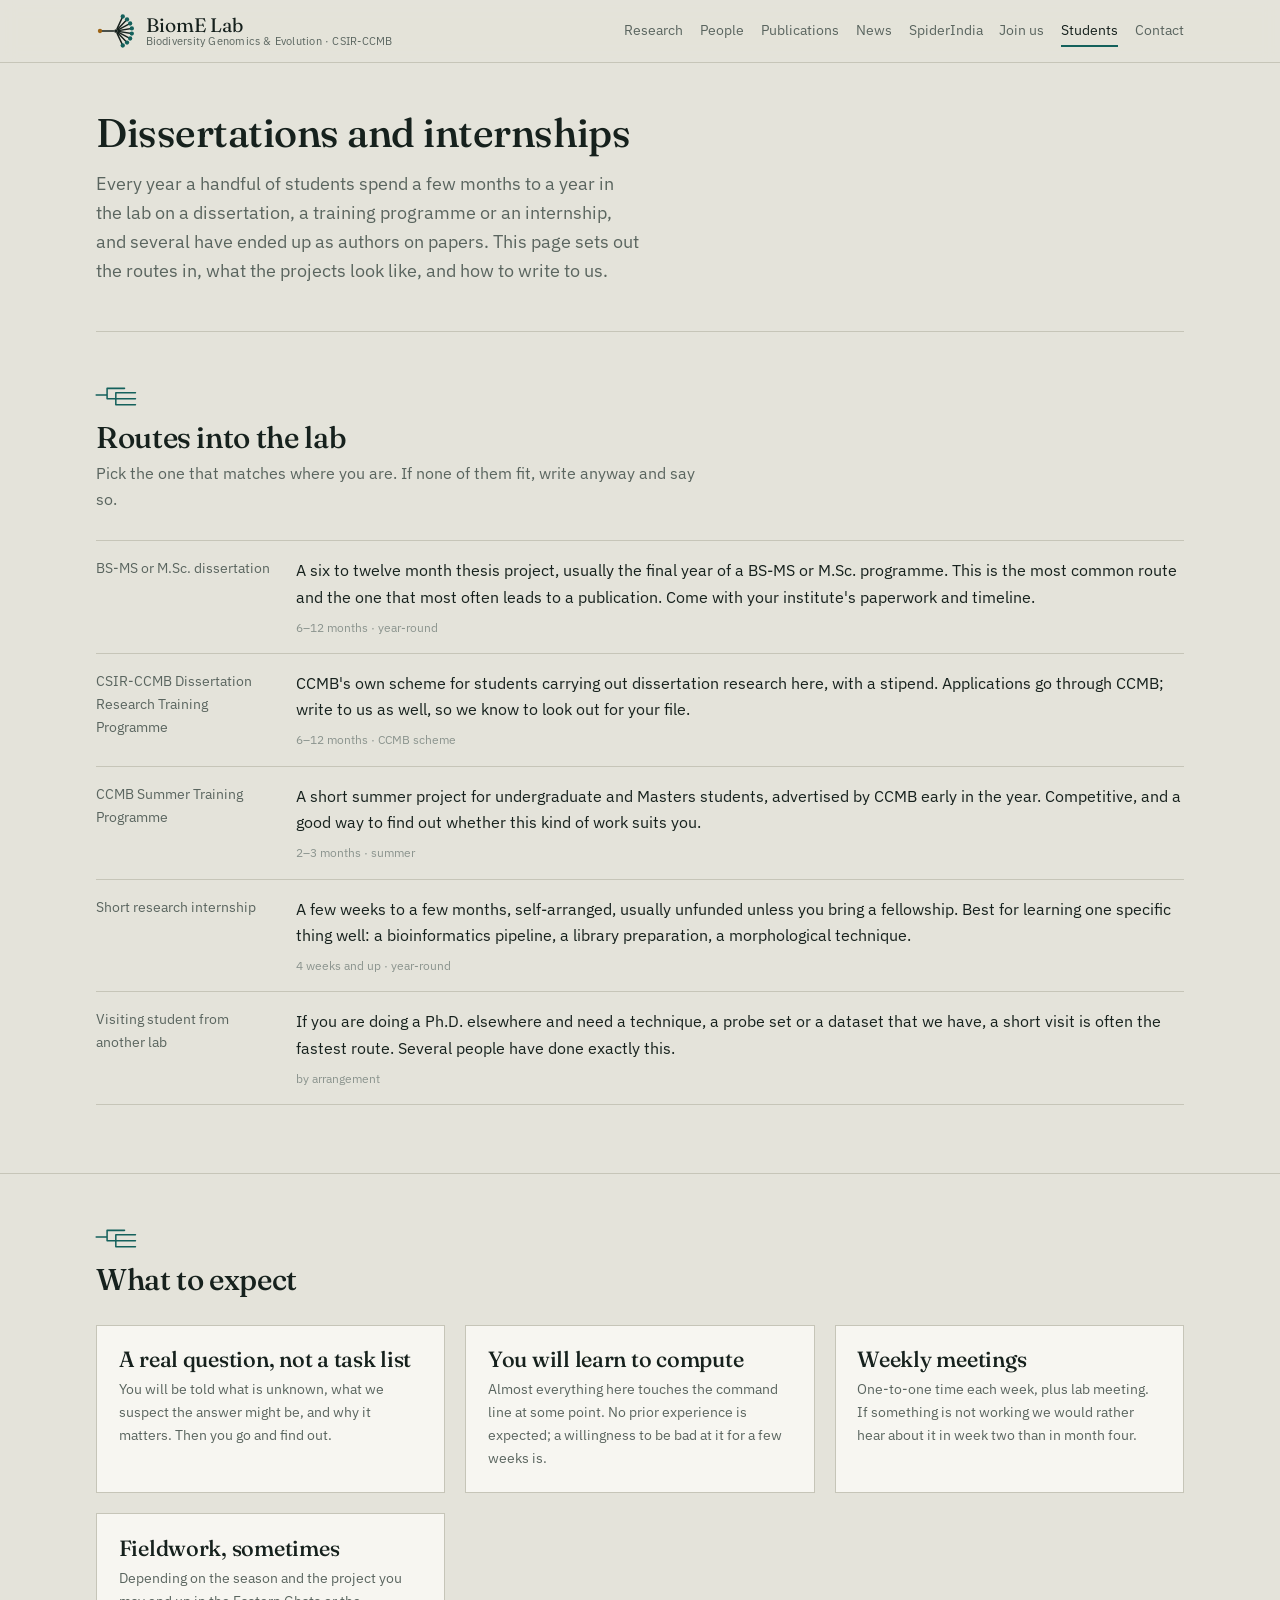
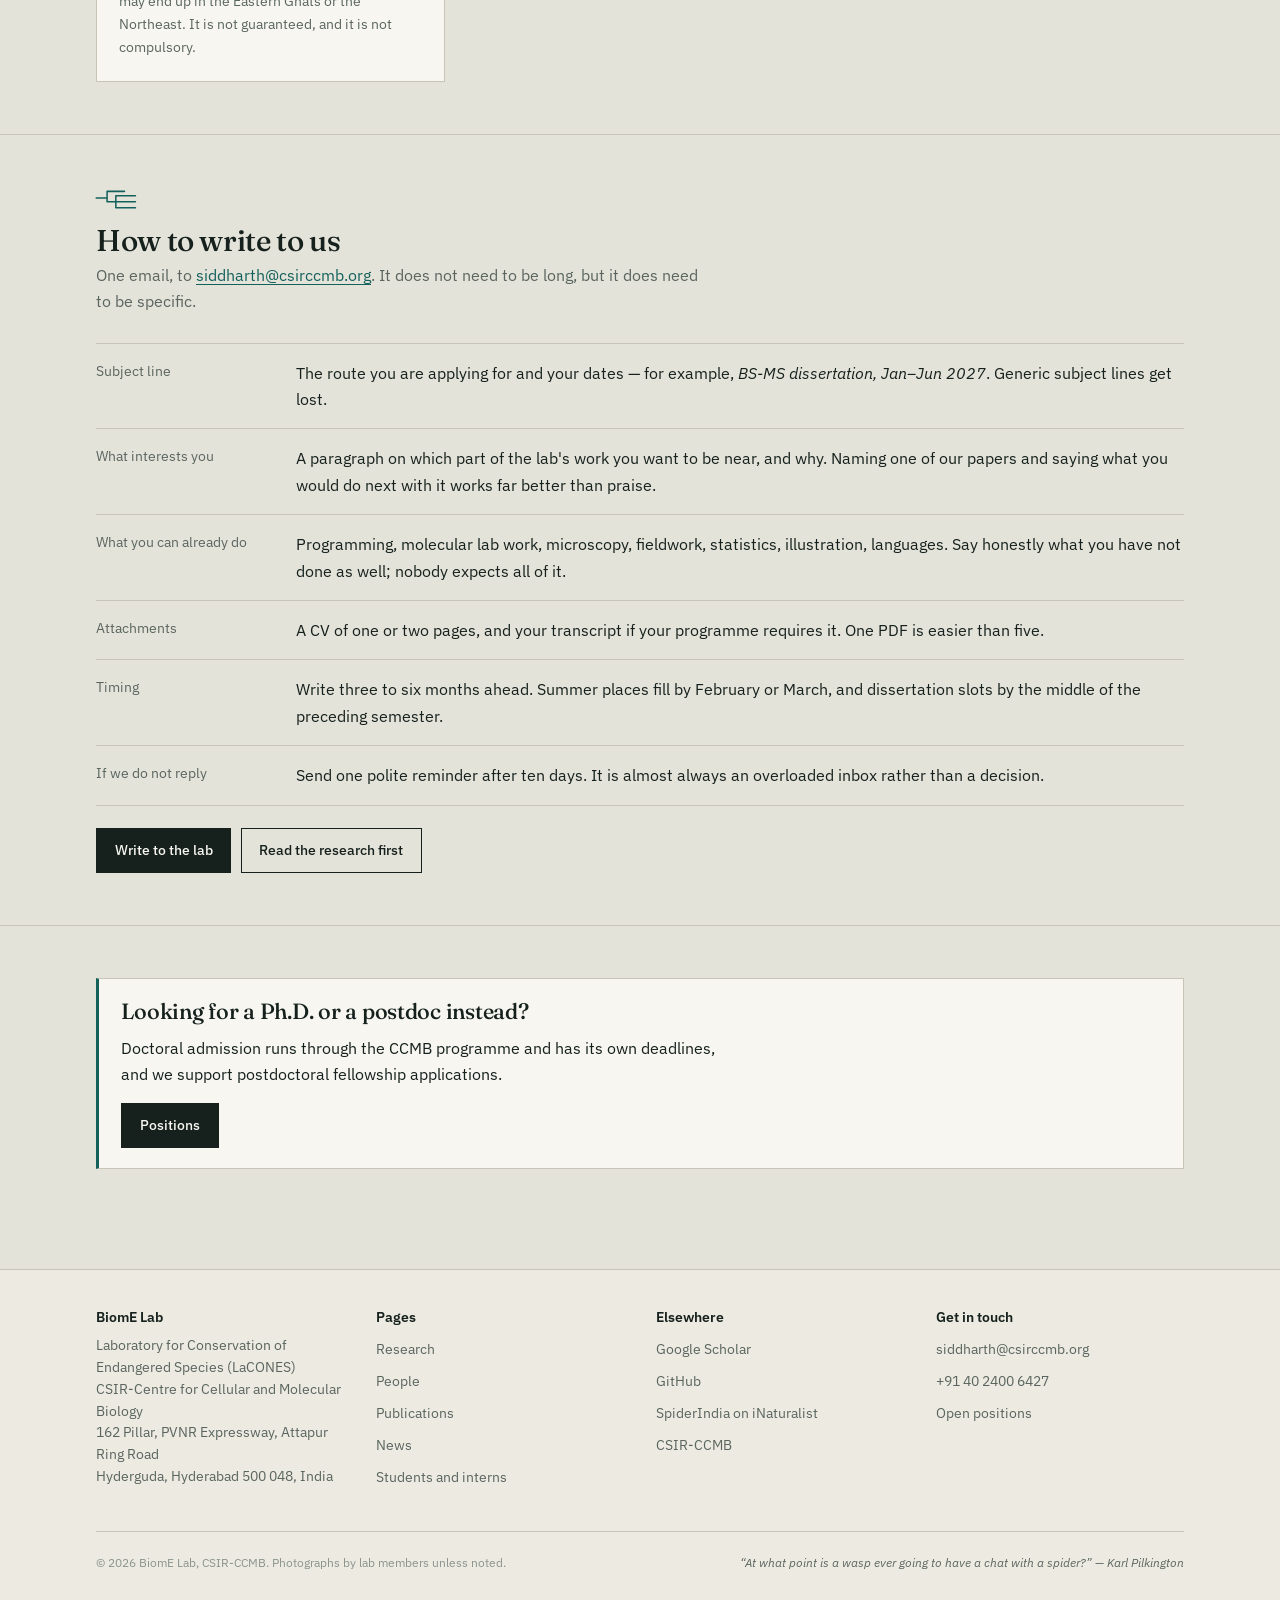
<file: students.html>
<!doctype html>
<html lang="en">
<head>
<meta charset="utf-8">
<meta name="viewport" content="width=device-width, initial-scale=1">
<title>Dissertations and internships &mdash; BiomE Lab</title>
<meta name="description" content="Dissertation projects, CCMB training programmes and research internships at the BiomE Lab, CSIR-CCMB, Hyderabad, and how to apply.">
<link rel="canonical" href="https://kulkarni-lab.github.io/students.html">
<meta property="og:title" content="Dissertations and internships &mdash; BiomE Lab">
<meta property="og:description" content="Dissertation projects, CCMB training programmes and research internships at the BiomE Lab, CSIR-CCMB, Hyderabad, and how to apply.">
<meta property="og:type" content="website">
<meta property="og:url" content="https://kulkarni-lab.github.io/students.html">
<meta property="og:image" content="https://kulkarni-lab.github.io/assets/img/og-card.png">
<meta name="twitter:card" content="summary_large_image">
<link rel="icon" href="assets/img/favicon.svg" type="image/svg+xml">
<link rel="preconnect" href="https://fonts.googleapis.com">
<link rel="preconnect" href="https://fonts.gstatic.com" crossorigin>
<link href="https://fonts.googleapis.com/css2?family=Fraunces:opsz,wght@9..144,300..700&family=IBM+Plex+Sans:ital,wght@0,400;0,500;0,600;1,400&display=swap" rel="stylesheet">
<link rel="stylesheet" href="assets/css/style.css">
</head>
<body>
<a class="skip" href="#main">Skip to content</a>

<header class="site-header">
  <div class="shell header-inner">
    <a class="wordmark" href="index.html">
      <svg viewBox="0 0 100 100" class="mark" aria-hidden="true" focusable="false">
  <g fill="none" stroke="currentColor" stroke-width="3.6" stroke-linecap="round">
    <path d="M44 50 H11"/>
    <path d="M52.5 44.6 L66.5 14.7"/>
    <path d="M54.1 45.7 L76.9 21.7"/>
    <path d="M55.3 47.2 L84.5 31.8"/>
    <path d="M55.9 49.0 L88.5 43.7"/>
    <path d="M55.9 51.0 L88.5 56.3"/>
    <path d="M55.3 52.8 L84.5 68.2"/>
    <path d="M54.1 54.3 L76.9 78.3"/>
    <path d="M52.5 55.4 L66.5 85.3"/>
  </g>
  <circle cx="50" cy="50" r="4.6" fill="currentColor"/>
  <circle class="mark-lone" cx="10" cy="50" r="5.4"/>
  <circle class="mark-tip" cx="66.9" cy="13.7" r="5.4"/>
  <circle class="mark-tip" cx="77.6" cy="21.0" r="5.4"/>
  <circle class="mark-tip" cx="85.4" cy="31.3" r="5.4"/>
  <circle class="mark-tip" cx="89.5" cy="43.5" r="5.4"/>
  <circle class="mark-tip" cx="89.5" cy="56.5" r="5.4"/>
  <circle class="mark-tip" cx="85.4" cy="68.7" r="5.4"/>
  <circle class="mark-tip" cx="77.6" cy="79.0" r="5.4"/>
  <circle class="mark-tip" cx="66.9" cy="86.3" r="5.4"/>
</svg>
      <span class="wordmark-text">
        <span class="wordmark-name">BiomE Lab</span>
        <span class="wordmark-sub">Biodiversity Genomics &amp; Evolution &middot; CSIR-CCMB</span>
      </span>
    </a>
    <button class="nav-toggle" type="button" aria-expanded="false" aria-controls="primary-nav">Menu</button>
    <nav class="nav" id="primary-nav" aria-label="Primary">
      <a href="research.html">Research</a>
      <a href="people.html">People</a>
      <a href="publications.html">Publications</a>
      <a href="news.html">News</a>
      <a href="spiderindia.html">SpiderIndia</a>
      <a href="join.html">Join us</a>
      <a href="students.html" aria-current="page">Students</a>
      <a href="contact.html">Contact</a>
    </nav>
  </div>
</header>

<main id="main">

<div class="shell page-head">
  <h1>Dissertations and internships</h1>
  <p class="lede">Every year a handful of students spend a few months to a year in the lab on a
    dissertation, a training programme or an internship, and several have ended up as authors on
    papers. This page sets out the routes in, what the projects look like, and how to write to us.</p>
</div>

<section class="section">
  <div class="shell">
    <div class="section-head">
      <svg class="branch" viewBox="0 0 40 22" aria-hidden="true"><path d="M0 10 H10 M10 4 V13.5 M10 4 H26 M10 13.5 H18 M18 8 V19 M18 8 H36 M18 13.5 H36 M18 19 H36"/></svg>
      <h2>Routes into the lab</h2>
      <p>Pick the one that matches where you are. If none of them fit, write anyway and say so.</p>
    </div>
    <dl class="rows">
      <div class="row">
        <dt>BS-MS or M.Sc. dissertation</dt>
        <dd>A six to twelve month thesis project, usually the final year of a BS-MS or M.Sc.
          programme. This is the most common route and the one that most often leads to a
          publication. Come with your institute's paperwork and timeline.
          <span class="tagline">6&ndash;12 months &middot; year-round</span></dd>
      </div>
      <div class="row">
        <dt>CSIR-CCMB Dissertation Research Training Programme</dt>
        <dd>CCMB's own scheme for students carrying out dissertation research here, with a stipend.
          Applications go through CCMB; write to us as well, so we know to look out for your file.
          <span class="tagline">6&ndash;12 months &middot; CCMB scheme</span></dd>
      </div>
      <div class="row">
        <dt>CCMB Summer Training Programme</dt>
        <dd>A short summer project for undergraduate and Masters students, advertised by CCMB early
          in the year. Competitive, and a good way to find out whether this kind of work suits you.
          <span class="tagline">2&ndash;3 months &middot; summer</span></dd>
      </div>
      <div class="row">
        <dt>Short research internship</dt>
        <dd>A few weeks to a few months, self-arranged, usually unfunded unless you bring a
          fellowship. Best for learning one specific thing well: a bioinformatics pipeline, a library
          preparation, a morphological technique.
          <span class="tagline">4 weeks and up &middot; year-round</span></dd>
      </div>
      <div class="row">
        <dt>Visiting student from another lab</dt>
        <dd>If you are doing a Ph.D. elsewhere and need a technique, a probe set or a dataset that we
          have, a short visit is often the fastest route. Several people have done exactly this.
          <span class="tagline">by arrangement</span></dd>
      </div>
    </dl>
  </div>
</section>

<section class="section">
  <div class="shell">
    <div class="section-head">
      <svg class="branch" viewBox="0 0 40 22" aria-hidden="true"><path d="M0 10 H10 M10 4 V13.5 M10 4 H26 M10 13.5 H18 M18 8 V19 M18 8 H36 M18 13.5 H36 M18 19 H36"/></svg>
      <h2>What to expect</h2>
    </div>
    <div class="grid grid-2">
      <article class="card">
        <h3>A real question, not a task list</h3>
        <p>You will be told what is unknown, what we suspect the answer might be, and why it
          matters. Then you go and find out.</p>
      </article>
      <article class="card">
        <h3>You will learn to compute</h3>
        <p>Almost everything here touches the command line at some point. No prior experience is
          expected; a willingness to be bad at it for a few weeks is.</p>
      </article>
      <article class="card">
        <h3>Weekly meetings</h3>
        <p>One-to-one time each week, plus lab meeting. If something is not working we would rather
          hear about it in week two than in month four.</p>
      </article>
      <article class="card">
        <h3>Fieldwork, sometimes</h3>
        <p>Depending on the season and the project you may end up in the Eastern Ghats or the
          Northeast. It is not guaranteed, and it is not compulsory.</p>
      </article>
    </div>
  </div>
</section>

<section class="section">
  <div class="shell">
    <div class="section-head">
      <svg class="branch" viewBox="0 0 40 22" aria-hidden="true"><path d="M0 10 H10 M10 4 V13.5 M10 4 H26 M10 13.5 H18 M18 8 V19 M18 8 H36 M18 13.5 H36 M18 19 H36"/></svg>
      <h2>How to write to us</h2>
      <p>One email, to <a href="mailto:siddharth@csirccmb.org">siddharth@csirccmb.org</a>. It does
        not need to be long, but it does need to be specific.</p>
    </div>
    <dl class="rows">
      <div class="row">
        <dt>Subject line</dt>
        <dd>The route you are applying for and your dates &mdash; for example, <em>BS-MS
          dissertation, Jan&ndash;Jun 2027</em>. Generic subject lines get lost.</dd>
      </div>
      <div class="row">
        <dt>What interests you</dt>
        <dd>A paragraph on which part of the lab's work you want to be near, and why. Naming one of
          our papers and saying what you would do next with it works far better than praise.</dd>
      </div>
      <div class="row">
        <dt>What you can already do</dt>
        <dd>Programming, molecular lab work, microscopy, fieldwork, statistics, illustration,
          languages. Say honestly what you have not done as well; nobody expects all of it.</dd>
      </div>
      <div class="row">
        <dt>Attachments</dt>
        <dd>A CV of one or two pages, and your transcript if your programme requires it. One PDF is
          easier than five.</dd>
      </div>
      <div class="row">
        <dt>Timing</dt>
        <dd>Write three to six months ahead. Summer places fill by February or March, and
          dissertation slots by the middle of the preceding semester.</dd>
      </div>
      <div class="row">
        <dt>If we do not reply</dt>
        <dd>Send one polite reminder after ten days. It is almost always an overloaded inbox rather
          than a decision.</dd>
      </div>
    </dl>
    <div class="btn-row">
      <a class="btn btn-solid" href="mailto:siddharth@csirccmb.org?subject=Dissertation%20or%20internship%20enquiry">Write to the lab</a>
      <a class="btn" href="research.html">Read the research first</a>
    </div>
  </div>
</section>

<section class="section">
  <div class="shell">
    <div class="callout">
      <h3>Looking for a Ph.D. or a postdoc instead?</h3>
      <p>Doctoral admission runs through the CCMB programme and has its own deadlines, and we support
        postdoctoral fellowship applications.</p>
      <p><a class="btn btn-solid" href="join.html">Positions</a></p>
    </div>
  </div>
</section>
</main>

<footer class="site-footer">
  <div class="shell">
    <div class="footer-grid">
      <div>
        <h4>BiomE Lab</h4>
        <address>
          Laboratory for Conservation of Endangered Species (LaCONES)<br>
          CSIR-Centre for Cellular and Molecular Biology<br>
          162 Pillar, PVNR Expressway, Attapur Ring Road<br>
          Hyderguda, Hyderabad 500 048, India
        </address>
      </div>
      <div>
        <h4>Pages</h4>
        <ul>
          <li><a href="research.html">Research</a></li>
          <li><a href="people.html">People</a></li>
          <li><a href="publications.html">Publications</a></li>
          <li><a href="news.html">News</a></li>
          <li><a href="students.html">Students and interns</a></li>
        </ul>
      </div>
      <div>
        <h4>Elsewhere</h4>
        <ul>
          <li><a href="https://scholar.google.co.in/citations?user=xo9jTM0AAAAJ&amp;hl=en">Google Scholar</a></li>
          <li><a href="https://github.com/kulkarni-lab">GitHub</a></li>
          <li><a href="https://www.inaturalist.org/projects/spiderindia">SpiderIndia on iNaturalist</a></li>
          <li><a href="https://www.ccmb.res.in/">CSIR-CCMB</a></li>
        </ul>
      </div>
      <div>
        <h4>Get in touch</h4>
        <ul>
          <li><a href="mailto:siddharth@csirccmb.org">siddharth@csirccmb.org</a></li>
          <li><a href="tel:+914024006427">+91 40 2400 6427</a></li>
          <li><a href="join.html">Open positions</a></li>
        </ul>
      </div>
    </div>
    <div class="colophon">
      <span>&copy; <span id="year">2026</span> BiomE Lab, CSIR-CCMB. Photographs by lab members unless noted.</span>
      <em>&ldquo;At what point is a wasp ever going to have a chat with a spider?&rdquo; &mdash; Karl Pilkington</em>
    </div>
  </div>
</footer>

<script src="data/publications.js"></script>
<script src="data/people.js"></script>
<script src="data/projects.js"></script>
<script src="data/news.js"></script>
<script src="assets/js/site.js"></script>
</body>
</html>
</file>
<file: assets/css/style.css>
/* ==========================================================================
   BiomE Lab — Biodiversity Genomics & Evolution
   CSIR-Centre for Cellular and Molecular Biology, Hyderabad

   Design tokens live in :root. Change a value here and it updates everywhere.
   ========================================================================== */

:root {
  /* --- Colour -------------------------------------------------------------
     Cool stone (weathered basalt of the Western Ghats plateaus) as the base,
     dark green-black ink, one deep teal for anything interactive, and a
     restrained ochre reserved for "new" / highlight markers only. */
  --stone:        #e4e3da;
  --stone-deep:   #cfcec2;
  --surface:      #f7f6f1;
  --surface-alt:  #eceae1;
  --ink:          #16211d;
  --ink-soft:     #5a655f;
  --ink-faint:    #8b948e;
  --teal:         #14615c;
  --teal-bright:  #1c8079;
  --ochre:        #9d6414;
  --rule:         #c6c5b8;

  /* --- Type --------------------------------------------------------------- */
  --display: "Fraunces", "Iowan Old Style", Georgia, serif;
  --body: "IBM Plex Sans", -apple-system, BlinkMacSystemFont, "Segoe UI", sans-serif;

  --t-xs:   0.78rem;
  --t-sm:   0.875rem;
  --t-base: 1.0rem;
  --t-md:   1.125rem;
  --t-lg:   1.375rem;
  --t-xl:   1.875rem;
  --t-2xl:  2.5rem;
  --t-3xl:  3.5rem;

  /* --- Space -------------------------------------------------------------- */
  --gap: 1.5rem;
  --shell: 68rem;
  --measure: 38rem;
}

/* --- Reset --------------------------------------------------------------- */
*, *::before, *::after { box-sizing: border-box; }

html { -webkit-text-size-adjust: 100%; scroll-behavior: smooth; }
@media (prefers-reduced-motion: reduce) {
  html { scroll-behavior: auto; }
  *, *::before, *::after { animation-duration: .01ms !important; animation-iteration-count: 1 !important; transition-duration: .01ms !important; }
}

body {
  margin: 0;
  background: var(--stone);
  color: var(--ink);
  font-family: var(--body);
  font-size: var(--t-base);
  line-height: 1.65;
  font-feature-settings: "kern", "liga";
  -webkit-font-smoothing: antialiased;
}

img { max-width: 100%; height: auto; display: block; }

a { color: var(--teal); text-decoration: underline; text-decoration-thickness: 1px; text-underline-offset: .18em; }
a:hover { color: var(--teal-bright); }
a:focus-visible,
button:focus-visible,
summary:focus-visible,
input:focus-visible { outline: 2px solid var(--teal); outline-offset: 3px; border-radius: 2px; }

h1, h2, h3, h4 {
  font-family: var(--display);
  font-weight: 500;
  font-variation-settings: "SOFT" 0, "WONK" 1, "opsz" 40;
  line-height: 1.12;
  letter-spacing: -0.012em;
  margin: 0 0 .5em;
  text-wrap: balance;
}

h1 { font-size: var(--t-2xl); }
h2 { font-size: var(--t-xl); }
h3 { font-size: var(--t-lg); }
h4 { font-size: var(--t-md); font-family: var(--body); font-weight: 600; letter-spacing: 0; }

p { margin: 0 0 1em; max-width: var(--measure); }
em, i, .sp { font-style: italic; }

.shell { width: min(100% - 2.5rem, var(--shell)); margin-inline: auto; }
.measure { max-width: var(--measure); }
.lede { font-size: var(--t-md); line-height: 1.6; color: var(--ink-soft); max-width: 34rem; }
.muted { color: var(--ink-soft); }
.small { font-size: var(--t-sm); }

/* --- Skip link ----------------------------------------------------------- */
.skip {
  position: absolute; left: -9999px; top: 0; z-index: 99;
  background: var(--ink); color: var(--surface); padding: .6rem 1rem; text-decoration: none;
}
.skip:focus { left: .5rem; top: .5rem; }

/* --- Header -------------------------------------------------------------- */
.site-header {
  position: sticky; top: 0; z-index: 40;
  background: color-mix(in srgb, var(--stone) 88%, transparent);
  backdrop-filter: saturate(140%) blur(8px);
  border-bottom: 1px solid var(--rule);
}
.header-inner {
  display: flex; align-items: center; justify-content: space-between;
  gap: 1rem; padding: .7rem 0;
}
.wordmark { display: flex; align-items: center; gap: .6rem; text-decoration: none; color: var(--ink); }
.wordmark .mark { width: 40px; height: 40px; flex: none; color: var(--ink); }
.mark .mark-tip { fill: var(--teal); }
.mark .mark-lone { fill: var(--ochre); }
.wordmark-text { display: flex; flex-direction: column; line-height: 1.05; }
.wordmark-name { font-family: var(--display); font-size: 1.22rem; font-variation-settings: "WONK" 1, "opsz" 30; }
.wordmark-sub { font-size: .68rem; color: var(--ink-soft); letter-spacing: .02em; }

.nav-toggle {
  display: none; background: none; border: 1px solid var(--rule); border-radius: 3px;
  color: var(--ink); font: inherit; font-size: var(--t-sm); padding: .4rem .7rem; cursor: pointer;
}
.nav { display: flex; gap: 1.05rem; align-items: center; }
.nav a {
  text-decoration: none; color: var(--ink-soft); font-size: var(--t-sm);
  padding: .2rem 0; border-bottom: 2px solid transparent;
}
.nav a:hover { color: var(--ink); }
.nav a[aria-current="page"] { color: var(--ink); border-bottom-color: var(--teal); }

@media (max-width: 980px) {
  .nav-toggle { display: block; }
  .nav {
    display: none; position: absolute; left: 0; right: 0; top: 100%;
    flex-direction: column; align-items: flex-start; gap: 0;
    background: var(--surface); border-bottom: 1px solid var(--rule); padding: .5rem 1.25rem 1rem;
  }
  .nav.open { display: flex; }
  .nav a { padding: .6rem 0; width: 100%; border-bottom: 1px solid var(--rule); }
  .nav a[aria-current="page"] { border-bottom-color: var(--teal); }
  .site-header { position: relative; }
}

/* --- Hero ---------------------------------------------------------------- */
.hero { padding: 3.5rem 0 2.5rem; }
.hero-grid { display: grid; grid-template-columns: minmax(0, 1fr) minmax(0, 1.28fr); gap: 2.75rem; align-items: center; }
.hero h1 { font-size: var(--t-3xl); font-variation-settings: "SOFT" 0, "WONK" 1, "opsz" 100; margin-bottom: .35em; }
.hero-place { font-size: var(--t-sm); color: var(--ink-soft); margin-bottom: 1.4rem; }
.hero-place strong { font-weight: 600; color: var(--ink); }

@media (max-width: 860px) {
  .hero-grid { grid-template-columns: 1fr; gap: 2rem; }
  .hero { padding: 2.25rem 0 1.5rem; }
  .hero h1 { font-size: var(--t-2xl); }
}

/* --- The cladogram ------------------------------------------------------- */
.tree-panel {
  background: var(--surface); border: 1px solid var(--rule); padding: 1.25rem 1rem .9rem;
}
.tree-svg { width: 100%; height: auto; display: block; }
.tree-compact { display: none; }
@media (max-width: 700px) {
  .tree-full { display: none; }
  .tree-compact { display: block; }
}
.tree .branch-line { fill: none; stroke: var(--ink); stroke-width: 1.25; stroke-linecap: round; }
.tree .tip-label { font-family: var(--body); font-size: 12.5px; fill: var(--ink); }
.tree .tip-common { font-family: var(--body); font-size: 10.5px; fill: var(--ink-faint); }
.tree .tip-count { font-family: var(--body); font-size: 10.5px; fill: var(--ink-faint); }
.tree .tip-bar { fill: var(--stone-deep); transition: fill .18s ease; }
.tree-compact .tip-label { font-size: 14px; }
.tree .tip-group.is-active .tip-bar,
.tree .tip-group:hover .tip-bar,
.tree .tip-group:focus-visible .tip-bar { fill: var(--teal); }
.tree .tip-group.is-active .tip-count,
.tree .tip-group:hover .tip-count { fill: var(--ink); }
.tree .tip-hit { fill: transparent; cursor: pointer; }
.tree .tip-dot { fill: var(--stone-deep); transition: fill .18s ease, r .18s ease; }
.tree .tip-group.is-active .tip-dot,
.tree .tip-group:hover .tip-dot { fill: var(--teal); }
.tree .tip-group.is-active .tip-label,
.tree .tip-group:hover .tip-label { fill: var(--teal); font-weight: 600; }
.tree .tip-group:focus { outline: none; }
.tree .tip-group:focus-visible .tip-dot { fill: var(--teal); }
.tree .tip-group:focus-visible .tip-label { fill: var(--teal); font-weight: 600; }

/* one-time draw-on of the tree */
.tree .branch-line { stroke-dasharray: var(--len, 1200); stroke-dashoffset: var(--len, 1200); animation: draw 1.5s cubic-bezier(.22,.61,.36,1) forwards; }
.tree .tip-group { opacity: 0; animation: tipIn .5s ease forwards; }
@keyframes draw { to { stroke-dashoffset: 0; } }
@keyframes tipIn { to { opacity: 1; } }
@media (prefers-reduced-motion: reduce) {
  .tree .branch-line { stroke-dashoffset: 0; animation: none; }
  .tree .tip-group { opacity: 1; animation: none; }
}

@media (max-width: 620px) { .tree-panel { padding: 1rem .75rem .8rem; } }

.tree-note {
  border-top: 1px solid var(--rule); margin-top: .75rem; padding-top: .7rem;
  font-size: var(--t-sm); color: var(--ink-soft); min-height: 3.4em;
}
.tree-note strong { color: var(--ink); font-weight: 600; }
.tree-caption { font-size: var(--t-xs); color: var(--ink-faint); margin: .5rem 0 0; }

/* --- Buttons ------------------------------------------------------------- */
.btn-row { display: flex; flex-wrap: wrap; gap: .6rem; margin-top: 1.4rem; }
.btn {
  display: inline-block; text-decoration: none; font-size: var(--t-sm); font-weight: 500;
  padding: .62rem 1.1rem; border: 1px solid var(--ink); color: var(--ink); background: transparent;
  transition: background .16s ease, color .16s ease;
}
.btn:hover { background: var(--ink); color: var(--stone); }
.btn-solid { background: var(--ink); color: var(--surface); }
.btn-solid:hover { background: var(--teal); border-color: var(--teal); color: #fff; }

/* --- Sections & the branch rule ------------------------------------------
   The forked hairline marks a section the way a node marks a clade — it is
   the one ornament on the page, so it is used consistently and nowhere else. */
.section { padding: 3.25rem 0; border-top: 1px solid var(--rule); }
.section:first-of-type { border-top: 0; }
.section-head { margin-bottom: 1.75rem; }
.section-head h2 { margin-bottom: .3rem; }
.section-head p { color: var(--ink-soft); margin-bottom: 0; }

.branch { display: block; width: 44px; height: 24px; margin-bottom: .8rem; overflow: visible; }
.branch path { fill: none; stroke: var(--teal); stroke-width: 1.4; stroke-linecap: round; }

/* --- Page header (interior pages) ---------------------------------------- */
.page-head { padding: 3rem 0 1.75rem; border-bottom: 1px solid var(--rule); }
.page-head h1 { margin-bottom: .35em; }

/* --- Cards --------------------------------------------------------------- */
.grid { display: grid; gap: 1.25rem; }
.grid-2 { grid-template-columns: repeat(auto-fit, minmax(19rem, 1fr)); }
.grid-3 { grid-template-columns: repeat(auto-fit, minmax(15rem, 1fr)); }
.grid-4 { grid-template-columns: repeat(auto-fit, minmax(12.5rem, 1fr)); }

.card { background: var(--surface); border: 1px solid var(--rule); padding: 1.35rem; }
.card h3 { margin-bottom: .4rem; }
.card p { margin-bottom: 0; font-size: var(--t-sm); color: var(--ink-soft); max-width: none; }
.card p + p { margin-top: .7rem; }

/* Research themes — numbered only where the content is genuinely a set, not a sequence,
   so themes carry a taxon strip instead of a number. */
.theme { background: var(--surface); border: 1px solid var(--rule); padding: 1.5rem; }
.theme h3 { font-size: var(--t-lg); }
.theme .taxa { font-size: var(--t-xs); color: var(--ink-faint); margin: .9rem 0 0; }
.theme .taxa span::after { content: " · "; }
.theme .taxa span:last-child::after { content: ""; }

/* --- Stats --------------------------------------------------------------- */
.stats { display: flex; flex-wrap: wrap; gap: 2.5rem; padding: 1.5rem 0; }
.stat-n { font-family: var(--display); font-size: var(--t-xl); font-variation-settings: "WONK" 1; line-height: 1; }
.stat-l { font-size: var(--t-sm); color: var(--ink-soft); }

/* --- Timeline (news) ----------------------------------------------------- */
.timeline { position: relative; padding-left: 1.6rem; margin: 0; }
.timeline::before {
  content: ""; position: absolute; left: 4px; top: .55rem; bottom: .55rem;
  width: 1px; background: var(--rule);
}
.entry { position: relative; padding: 0 0 1.9rem; }
.entry::before {
  content: ""; position: absolute; left: -1.6rem; top: .5rem;
  width: 9px; height: 9px; border-radius: 50%;
  background: var(--stone); border: 1.5px solid var(--ink-faint);
}
.entry.is-recent::before { background: var(--ochre); border-color: var(--ochre); }
.entry-date { font-size: var(--t-xs); color: var(--ink-soft); letter-spacing: .01em; }
.entry-body { margin: .15rem 0 0; max-width: var(--measure); }
.entry-body strong { font-weight: 600; }

/* --- People -------------------------------------------------------------- */
.person { background: var(--surface); border: 1px solid var(--rule); }
.person-photo {
  aspect-ratio: 4 / 5; background: var(--surface-alt); position: relative; overflow: hidden;
  display: flex; align-items: center; justify-content: center;
}
.person-photo img { width: 100%; height: 100%; object-fit: cover; position: relative; z-index: 1; }
.person-photo .initials {
  position: absolute; inset: 0; display: flex; align-items: center; justify-content: center;
  font-family: var(--display); font-size: 2rem; color: var(--ink-faint);
  font-variation-settings: "WONK" 1;
}
.person-body { padding: .9rem 1rem 1.1rem; }
.person-body h3 { font-size: 1.05rem; margin-bottom: .1rem; }
.person-role { font-size: var(--t-sm); color: var(--teal); margin: 0 0 .45rem; }
.person-note { font-size: var(--t-sm); color: var(--ink-soft); margin: 0; max-width: none; }
.person-links { margin-top: .55rem; display: flex; gap: .7rem; font-size: var(--t-xs); }

.person-lead { display: grid; grid-template-columns: 15rem minmax(0, 1fr); gap: 2rem; align-items: start; }
.person-lead .person-photo { aspect-ratio: 4 / 5; border: 1px solid var(--rule); }
@media (max-width: 700px) { .person-lead { grid-template-columns: 1fr; } }

.roster-group { margin-bottom: 2.75rem; }
.roster-group > h3 { margin-bottom: .25rem; }
.roster-group > p { color: var(--ink-soft); font-size: var(--t-sm); margin-bottom: 1.1rem; }

.alumni-list { list-style: none; padding: 0; margin: 0; column-gap: 2rem; }
.alumni-list li { padding: .5rem 0; border-bottom: 1px solid var(--rule); font-size: var(--t-sm); break-inside: avoid; }
.alumni-list li span { color: var(--ink-soft); }

/* --- Projects ------------------------------------------------------------ */
.project { border-top: 1px solid var(--rule); padding: 1.5rem 0; display: grid; grid-template-columns: 9rem minmax(0,1fr); gap: 1.5rem; }
.project:last-child { border-bottom: 1px solid var(--rule); }
.project-meta { font-size: var(--t-xs); color: var(--ink-soft); }
.project-meta div + div { margin-top: .3rem; }
.project h3 { font-size: var(--t-md); margin-bottom: .35rem; }
.project p { font-size: var(--t-sm); color: var(--ink-soft); margin-bottom: 0; }
.project-status {
  display: inline-block; font-size: var(--t-xs); border: 1px solid var(--rule);
  padding: .1rem .45rem; color: var(--ink-soft); background: var(--surface);
}
.project-status.live { border-color: var(--teal); color: var(--teal); }
@media (max-width: 640px) { .project { grid-template-columns: 1fr; gap: .6rem; } }

/* --- Publications -------------------------------------------------------- */
.pub-controls {
  display: flex; flex-wrap: wrap; gap: .5rem; align-items: center;
  padding: 1rem 0 1.25rem; border-bottom: 1px solid var(--rule); margin-bottom: 1.5rem;
}
.pub-search {
  font: inherit; font-size: var(--t-sm); padding: .5rem .7rem; border: 1px solid var(--rule);
  background: var(--surface); color: var(--ink); min-width: 15rem; flex: 1 1 15rem;
}
.chip {
  font: inherit; font-size: var(--t-sm); padding: .38rem .75rem; cursor: pointer;
  border: 1px solid var(--rule); background: var(--surface); color: var(--ink-soft);
}
.chip:hover { color: var(--ink); }
.chip[aria-pressed="true"] { background: var(--ink); border-color: var(--ink); color: var(--surface); }

.pub-year { display: grid; grid-template-columns: 5rem minmax(0, 1fr); gap: 1.5rem; padding: 1.25rem 0; border-top: 1px solid var(--rule); }
.pub-year > h3 {
  font-family: var(--display); font-size: var(--t-lg); font-variation-settings: "WONK" 1;
  margin: 0; position: sticky; top: 4.5rem; align-self: start; color: var(--ink-soft);
}
.pub { padding: .55rem 0; }
.pub + .pub { border-top: 1px dotted var(--rule); }
.pub-title { font-size: var(--t-base); margin: 0 0 .2rem; max-width: none; }
.pub-authors { font-size: var(--t-sm); color: var(--ink-soft); margin: 0 0 .15rem; max-width: none; }
.pub-authors b { font-weight: 600; color: var(--ink); }
.pub-authors u { text-decoration: underline; text-decoration-color: var(--teal); text-underline-offset: .15em; }
.pub-venue { font-size: var(--t-sm); color: var(--ink-faint); margin: 0; max-width: none; }
.pub-venue em { color: var(--ink-soft); }
.pub-flag { color: var(--ochre); font-size: var(--t-xs); }
@media (max-width: 640px) {
  .pub-year { grid-template-columns: 1fr; gap: .5rem; }
  .pub-year > h3 { position: static; }
}

.legend { font-size: var(--t-xs); color: var(--ink-faint); margin-top: .5rem; }

/* --- Definition rows (contact, resources) -------------------------------- */
.rows { border-top: 1px solid var(--rule); }
.row { display: grid; grid-template-columns: 11rem minmax(0,1fr); gap: 1.5rem; padding: 1rem 0; border-bottom: 1px solid var(--rule); }
.row > dt { font-size: var(--t-sm); color: var(--ink-soft); }
.row > dd { margin: 0; font-size: var(--t-base); }
@media (max-width: 640px) { .row { grid-template-columns: 1fr; gap: .2rem; } }

/* --- Callout ------------------------------------------------------------- */
.callout { background: var(--surface); border: 1px solid var(--rule); border-left: 3px solid var(--teal); padding: 1.25rem 1.4rem; }
.callout :last-child { margin-bottom: 0; }
.callout.warn { border-left-color: var(--ochre); }

/* --- Figure -------------------------------------------------------------- */
figure { margin: 0 0 1.5rem; }
figure img { border: 1px solid var(--rule); background: var(--surface-alt); }
figcaption { font-size: var(--t-xs); color: var(--ink-faint); margin-top: .5rem; }

/* --- Footer -------------------------------------------------------------- */
.site-footer { border-top: 1px solid var(--rule); margin-top: 3rem; padding: 2.5rem 0 3rem; background: var(--surface-alt); }
.footer-grid { display: grid; grid-template-columns: repeat(auto-fit, minmax(13rem, 1fr)); gap: 2rem; }
.site-footer h4 { font-size: var(--t-sm); margin-bottom: .6rem; }
.site-footer ul { list-style: none; margin: 0; padding: 0; }
.site-footer li { margin-bottom: .35rem; }
.site-footer a { font-size: var(--t-sm); color: var(--ink-soft); text-decoration: none; }
.site-footer a:hover { color: var(--teal); text-decoration: underline; }
.site-footer address { font-style: normal; font-size: var(--t-sm); color: var(--ink-soft); line-height: 1.55; }
.colophon {
  margin-top: 2.25rem; padding-top: 1.25rem; border-top: 1px solid var(--rule);
  display: flex; flex-wrap: wrap; gap: 1rem; justify-content: space-between;
  font-size: var(--t-xs); color: var(--ink-faint);
}
.colophon em { color: var(--ink-soft); }

/* --- Utility ------------------------------------------------------------- */
.visually-hidden {
  position: absolute; width: 1px; height: 1px; padding: 0; margin: -1px;
  overflow: hidden; clip: rect(0 0 0 0); white-space: nowrap; border: 0;
}
.empty { padding: 2rem 0; color: var(--ink-soft); font-size: var(--t-sm); }


/* --- The Tetrapulmonata split ---------------------------------------------
   A linear stacked bar: on this scale three of the four lineages are almost
   invisible, which is the entire point. */
.split-grid { display: grid; grid-template-columns: minmax(0,1fr) minmax(0,1.1fr); gap: 3rem; align-items: start; }
@media (max-width: 800px) { .split-grid { grid-template-columns: 1fr; gap: 1.75rem; } }

.ratio-bar { display: flex; width: 100%; height: 46px; border: 1px solid var(--rule); background: var(--surface); }
.ratio-seg { display: block; height: 100%; min-width: 2px; }
.ratio-rich { background: var(--teal); }
.ratio-a { background: var(--ochre); }
.ratio-b { background: #c08a3e; }
.ratio-c { background: var(--ink-faint); }

.ratio-key { margin: 1.1rem 0 0; }
.ratio-key > div {
  display: grid; grid-template-columns: 11rem minmax(0,1fr) auto; gap: .75rem;
  align-items: baseline; padding: .45rem 0; border-bottom: 1px solid var(--rule);
}
.ratio-key dt { font-weight: 600; display: flex; align-items: center; gap: .5rem; }
.ratio-key dd { margin: 0; font-size: var(--t-sm); color: var(--ink-soft); }
.ratio-key dd.n { font-variant-numeric: tabular-nums; color: var(--ink); }
.sw { width: 10px; height: 10px; flex: none; }
.sw-rich { background: var(--teal); }
.sw-a { background: var(--ochre); }
.sw-b { background: #c08a3e; }
.sw-c { background: var(--ink-faint); }
@media (max-width: 520px) {
  .ratio-key > div { grid-template-columns: minmax(0,1fr) auto; }
  .ratio-key dd:not(.n) { display: none; }
}

/* --- Richness table on the research page ---------------------------------- */
.richness .row { grid-template-columns: 16rem minmax(0,1fr); align-items: center; }
.richness dt { color: var(--ink); }
.richness dt .muted { font-size: var(--t-sm); }
.richness dd.mini { display: flex; align-items: center; gap: .75rem; }
.mini-bar { display: block; height: 9px; background: var(--teal); min-width: 3px; flex: none; }
.mini-n { font-size: var(--t-sm); color: var(--ink-soft); font-variant-numeric: tabular-nums; }
@media (max-width: 640px) { .richness .row { grid-template-columns: 1fr; } }

/* --- Student project cards ------------------------------------------------ */
.project-idea { border-top: 3px solid var(--teal); }
.project-idea .taxa { font-size: var(--t-xs); color: var(--ink-faint); margin: .9rem 0 0; }
.project-idea .taxa span::after { content: " · "; }
.project-idea .taxa span:last-child::after { content: ""; }

.tagline { display: block; margin-top: .4rem; font-size: var(--t-xs); color: var(--ink-faint); }

.note-count { color: var(--ink-soft); }
</file>
